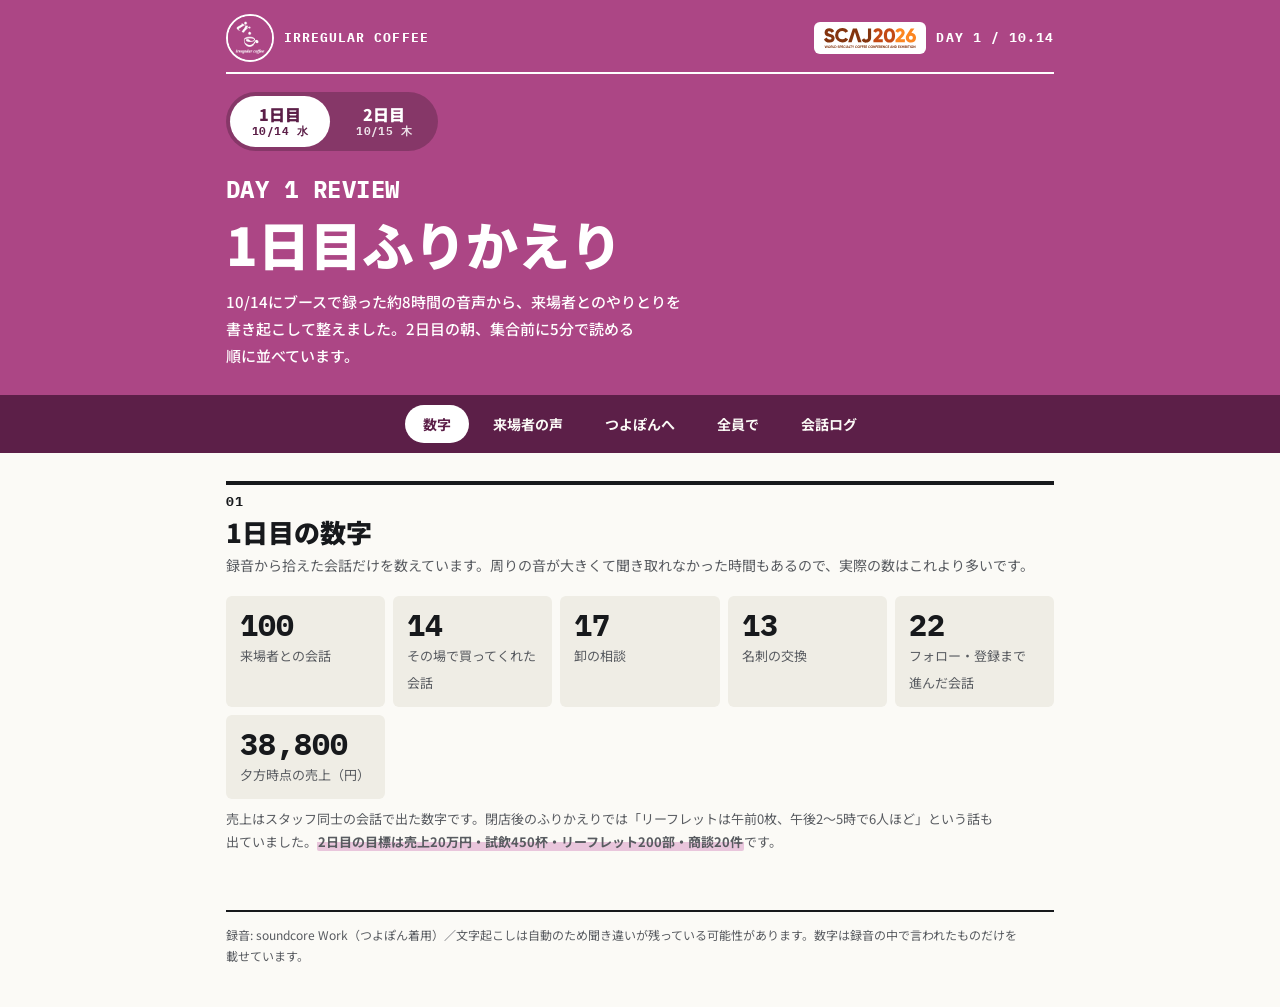
<file: index.html>
<!doctype html>
<html lang="ja">
<head>
<meta charset="utf-8">
<meta name="viewport" content="width=device-width,initial-scale=1">
<title>SCAJ2026 1日目ふりかえり</title>
<meta name="robots" content="noindex,nofollow">
<meta property="og:title" content="SCAJ2026 1日目ふりかえり">
<meta property="og:description" content="10/14 ブースでの来場者との会話から、2日目に効くことをまとめました">
<link rel="icon" href="data:image/svg+xml,%3Csvg xmlns='http://www.w3.org/2000/svg' viewBox='0 0 32 32'%3E%3Crect width='32' height='32' rx='4' fill='%23ac4685'/%3E%3Ctext x='16' y='24' text-anchor='middle' font-size='22' font-weight='900' font-family='sans-serif' fill='%23ffffff'%3E1%3C/text%3E%3C/svg%3E">
<link rel="preconnect" href="https://fonts.googleapis.com">
<link rel="preconnect" href="https://fonts.gstatic.com" crossorigin>
<link href="https://fonts.googleapis.com/css2?family=IBM+Plex+Mono:wght@500;700&family=Noto+Sans+JP:wght@400;500;700;900&display=swap" rel="stylesheet">
<style>
:root{
  --ink:#17191c;--paper:#fbfaf6;--sign:#ac4685;--sign-d:#5c1f48;--sign-l:#f7ecf3;--rule:#cfccc1;--block:#efede5;--mute:#585b60;
  --hit:#ffe066;--q:#cfe6ff;--snag:#ffd0cc;--win:#c9f0d3;
  --sans:"Noto Sans JP","Hiragino Sans","Hiragino Kaku Gothic ProN",Meiryo,sans-serif;
  --mono:"IBM Plex Mono",ui-monospace,Menlo,monospace;
}
*{box-sizing:border-box;margin:0;padding:0}
html{-webkit-text-size-adjust:100%}
body{background:var(--paper);color:var(--ink);font:400 15px/1.8 var(--sans);-webkit-font-smoothing:antialiased;overflow-x:hidden}
body,p,li,dd,dt,span,small,button,a,h1,h2,h3{word-break:auto-phrase;line-break:strict;overflow-wrap:anywhere}
h1,h2,h3{text-wrap:balance;line-height:1.35}
p{text-wrap:pretty}
.wrap{max-width:860px;margin:0 auto;padding:0 16px}
a{color:inherit}
button{font:inherit;color:inherit;cursor:pointer}
:focus-visible{outline:3px solid var(--ink);outline-offset:2px}

.cover{background:var(--sign);color:#fff;padding:14px 0 26px}
.cover-top{display:flex;justify-content:space-between;gap:12px;flex-wrap:wrap;font:700 13px/1.5 var(--mono);letter-spacing:.08em;border-bottom:2px solid #fff;padding-bottom:10px;align-items:center}
.cover-top .brand{display:flex;align-items:center;gap:10px}
.cover-top .brand img{width:48px;height:48px;border-radius:50%;border:2px solid #fff}
.cover-top .ev{display:flex;align-items:center;gap:10px}
.cover-top .scaj{background:#fff;border-radius:6px;padding:6px 10px;display:inline-flex}
.cover-top .scaj img{height:20px;width:auto;display:block}
.cover h1{margin:26px 0 12px;font:900 clamp(30px,8.5vw,52px)/1.25 var(--sans)}
.cover h1 .en{display:block;font:700 clamp(18px,4.6vw,24px)/1 var(--mono);letter-spacing:.02em;margin-bottom:10px}
.cover .lead{font-weight:500;max-width:36em}
nav.toc{display:flex;flex-wrap:wrap;gap:6px;margin-top:18px}
nav.toc a{font:700 13px/1 var(--sans);text-decoration:none;border:2px solid var(--ink);border-radius:999px;padding:8px 12px;background:var(--paper)}

section.blk{margin-top:44px}
.sec-h{border-top:4px solid var(--ink);padding-top:10px;margin-bottom:18px}
.sec-h .no{font:700 13px/1 var(--mono);letter-spacing:.1em}
.sec-h h2{font-size:26px;font-weight:900;margin-top:6px}
.sec-h p{color:var(--mute);font-size:14px;margin-top:4px}
h3{font-size:18px;font-weight:900;margin:26px 0 10px}

.nums{display:grid;grid-template-columns:repeat(auto-fit,minmax(150px,1fr));gap:8px}
.num{background:var(--block);border-radius:6px;padding:12px 14px}
.num b{display:block;font:700 30px/1.1 var(--mono)}
.num span{font-size:13px;color:var(--mute)}
.note{font-size:13px;color:var(--mute);margin-top:8px}

ol.big,ul.list{padding-left:1.4em}
ol.big li{margin:0 0 14px;padding-left:4px}
ol.big li b{font-weight:900}
ul.list li{margin-bottom:6px}
.why{display:block;color:var(--mute);font-size:14px}

.qa{border:2px solid var(--ink);border-radius:8px;margin-bottom:10px;overflow:hidden}
.qa .q{background:var(--q);padding:10px 14px;font-weight:700}
.qa .q small{font:700 12px var(--mono);margin-left:6px;color:var(--mute)}
.qa .a{padding:10px 14px}
.qa .a .say{display:block;margin-top:6px;padding-left:10px;border-left:4px solid var(--sign);font-weight:500}

.voices{display:grid;gap:10px}
.voice{background:#fff;border:1px solid var(--rule);border-radius:8px;padding:12px 14px}
.voice q{font-weight:700;quotes:"「" "」"}
.voice .tag{font:700 11px/1 var(--mono);display:inline-block;padding:4px 6px;border-radius:4px;margin-right:6px;vertical-align:2px}
.voice .so{display:block;font-size:14px;color:var(--mute);margin-top:4px}

mark{padding:0 2px;border-radius:2px;color:inherit}
mark.hit{background:var(--hit)}mark.q{background:var(--q)}mark.snag{background:var(--snag)}mark.win{background:var(--win)}
.legend{display:flex;flex-wrap:wrap;gap:6px 14px;font-size:13px;margin-bottom:12px}

.filters{display:flex;flex-wrap:wrap;gap:6px;margin-bottom:14px;position:sticky;top:0;background:var(--paper);padding:8px 0;z-index:2;border-bottom:1px solid var(--rule)}
.filters button{border:2px solid var(--ink);background:transparent;border-radius:999px;padding:6px 12px;font-size:13px;font-weight:700}
.filters button[aria-pressed="true"]{background:var(--ink);color:var(--paper)}
.card{border:2px solid var(--ink);border-radius:8px;margin-bottom:12px;background:#fff}
.card summary{list-style:none;cursor:pointer;padding:12px 14px;display:grid;grid-template-columns:auto 1fr;gap:2px 10px}
.card summary::-webkit-details-marker{display:none}
.card .t{font:700 14px/1.6 var(--mono)}
.card .who{font-weight:700}
.card .kind{font:700 11px/1 var(--sans);border:1.5px solid var(--ink);border-radius:4px;padding:3px 5px;margin-right:6px;white-space:nowrap}
.card .sum{grid-column:2;font-size:14px}
.card .body{border-top:1px dashed var(--rule);padding:12px 14px}
.talk{display:grid;gap:6px;margin-bottom:12px}
.talk p{font-size:14px}
.talk .sp{font-weight:700;font-size:12px;display:inline-block;min-width:4.5em;color:var(--mute)}
.talk .sp.tsuyo{color:var(--ink)}
.marks{display:grid;gap:4px;font-size:14px}
.marks div{padding:4px 8px;border-radius:4px}
.res{margin-top:8px;font-size:13px;color:var(--mute)}
.card.imp{border-width:3px;border-left-width:10px}
.card.follow{border-color:#d6402b;background:#fff6f4}
.card.learn{border-color:var(--sign);background:var(--sign-l)}
.card .star{grid-column:1/-1;justify-self:start;font:900 13px/1 var(--sans);padding:5px 8px;border-radius:4px;color:#fff;background:#d6402b}
.card.learn .star{background:var(--sign);color:#fff}
.card .why2{grid-column:1/-1;font-weight:700;font-size:14px;margin-bottom:4px}
.filters button.f-follow{border-color:#d6402b;color:#d6402b}
.filters button.f-follow[aria-pressed="true"]{background:#d6402b;color:#fff}
.filters button.f-learn{background:var(--sign-l)}
.filters button.f-learn[aria-pressed="true"]{background:var(--sign);color:#fff}
.shots{border:2px dashed var(--ink);border-radius:8px;margin-bottom:12px;padding:10px 12px;background:var(--block)}
.shots h4{font:700 13px/1.5 var(--sans);margin-bottom:8px}
.shots h4 .mono{font-family:var(--mono);margin-right:6px}
.shots .row{display:flex;gap:6px;overflow-x:auto;scroll-snap-type:x proximity;-webkit-overflow-scrolling:touch;padding-bottom:6px}
.shots button{flex:0 0 auto;border:0;padding:0;background:none;scroll-snap-align:start}
.shots .tk{font-size:12px;line-height:1.6;margin-top:4px;color:var(--mute)}.shots .tk b{font-family:var(--mono);color:var(--ink);margin-right:4px}
.shots img{display:block;height:112px;width:auto;border-radius:4px;background:var(--rule)}
dialog.lb{border:0;background:transparent;max-width:100vw;max-height:100vh;width:100vw;height:100vh;padding:0}
dialog.lb::backdrop{background:rgba(0,0,0,.88)}
dialog.lb .in{display:flex;flex-direction:column;align-items:center;justify-content:center;height:100%;gap:10px;padding:12px}
dialog.lb img{max-width:100%;max-height:calc(100vh - 90px);object-fit:contain}
dialog.lb .bar{display:flex;gap:8px}
dialog.lb button{border:2px solid #fff;background:transparent;color:#fff;border-radius:999px;padding:8px 16px;font-weight:700}
footer{margin:56px 0 40px;font-size:12px;color:var(--mute);border-top:2px solid var(--ink);padding-top:12px}

.fixmap{display:grid;gap:8px;margin-bottom:18px}
.fixmap>div{border:2px solid var(--ink);border-radius:8px;padding:8px 12px;background:#fff;border-left-width:10px}
.fixmap h3{font-size:14px;margin:0 0 4px}
.fixmap ul{list-style:none;font-size:14px}.fixmap li{margin:2px 0}.fixmap a{text-decoration:none}
.fixmap .p1,.fix.p1{border-left-color:#d6402b}.fixmap .p2,.fix.p2{border-left-color:var(--sign)}.fixmap .p3,.fix.p3{border-left-color:var(--rule)}
.fix{display:grid;grid-template-columns:1fr;gap:12px;border:2px solid var(--ink);border-left-width:10px;border-radius:8px;background:#fff;padding:12px 14px;margin-bottom:12px;scroll-margin-top:12px}
.fx-pri{font:700 12px/1 var(--mono);color:var(--mute);margin-bottom:6px}
.fix h3{font-size:17px;margin:0 0 6px;display:flex;gap:8px;align-items:baseline}
.fx-no{font:900 14px/1 var(--mono);background:var(--ink);color:var(--paper);border-radius:4px;padding:3px 6px;flex:none}
.chips{display:flex;flex-wrap:wrap;gap:4px;margin-bottom:6px}
.chip{font:700 12px/1 var(--sans);border:1.5px solid var(--ink);border-radius:999px;padding:4px 8px;background:var(--block);text-decoration:none}
a.chip{background:var(--q)}
.fix h4{font:700 12px/1.5 var(--sans);color:var(--mute);margin:8px 0 2px}
.fix p{font-size:14px}.fix q{font-weight:700;quotes:"「" "」"}
ul.todo{list-style:none;font-size:14px}ul.todo li{margin:2px 0;padding-left:1.4em;text-indent:-1.4em}ul.todo li::before{content:"☐ "}
.fix .unk{font-size:12px;color:var(--mute);margin-top:6px}
.fx-ph{display:block;order:-1}.fx-ph img{display:block;width:100%;max-height:200px;object-fit:cover;border-radius:6px;background:var(--rule)}
.card{scroll-margin-top:64px}
@media (min-width:700px){.fixmap{grid-template-columns:repeat(3,1fr)}.fix:has(.fx-ph){grid-template-columns:1fr 200px}.fx-ph{order:0}.fx-ph img{height:100%;max-height:none}}
@media (min-width:700px){.voices{grid-template-columns:1fr 1fr}}
body.tabs nav.toc{display:none}
body.tabs section.blk{display:none}
body.tabs section.blk.on{display:block}
body.tabs section.blk.on:first-of-type,body.tabs section.blk.on{margin-top:28px}
.tabbar{display:flex;flex-wrap:wrap;justify-content:center;gap:6px;position:sticky;top:0;z-index:20;background:var(--sign-d);padding:10px 16px}
.tabbar a{color:var(--paper);text-decoration:none;font:700 14px/1 var(--sans);padding:10px 16px;border-radius:999px;border:2px solid transparent;white-space:nowrap}
.tabbar a:hover{border-color:#fff}
.tabbar a[aria-current="page"]{background:#fff;color:var(--sign-d)}
.tabbar .s{display:none}
body.tabs .filters{top:58px}
body.tabs .card,body.tabs .fix{scroll-margin-top:122px}
@media (max-width:699px){
  body.tabs{padding-bottom:calc(66px + env(safe-area-inset-bottom))}
  .tabbar{display:grid;grid-template-columns:repeat(var(--n,7),1fr);gap:2px;position:fixed;top:auto;left:0;right:0;bottom:0;padding:6px 4px calc(6px + env(safe-area-inset-bottom))}
  .tabbar a{font:700 11px/1.25 var(--sans);padding:9px 1px;border-radius:6px;border:0;word-break:keep-all;white-space:normal;display:flex;align-items:center;justify-content:center}
  .tabbar .l{display:none}.tabbar .s{display:inline}
  body.tabs .filters{top:0}
  body.tabs .card,body.tabs .fix{scroll-margin-top:64px}
}
.days{display:inline-flex;gap:4px;margin-top:18px;padding:4px;border-radius:999px;background:rgba(0,0,0,.22)}
.days a{display:flex;flex-direction:column;align-items:center;gap:2px;color:#fff;text-decoration:none;font:900 16px/1.1 var(--sans);padding:10px 22px;border-radius:999px}
.days a small{font:700 11px/1 var(--mono);letter-spacing:.04em;opacity:.85}
.days a:hover{background:rgba(255,255,255,.15)}
.days a[aria-current="page"]{background:#fff;color:var(--sign-d)}
.days a[aria-current="page"] small{opacity:1}
mark.key{background:linear-gradient(transparent 55%,#e9c6dc 55%);font-weight:700;padding:0 1px}
</style>
</head>
<body>
<header class="cover"><div class="wrap">
  <div class="cover-top"><span class="brand"><img src="brand/irregular-icon.png" alt="irregular coffee">IRREGULAR COFFEE</span><span class="ev"><span class="scaj"><img src="brand/scaj2026.svg" alt="SCAJ2026"></span>DAY 1 / 10.14</span></div>
  <nav class="days" aria-label="日程の切り替え"><a href="https://yukitchy.github.io/scaj2026-day1-memo/" aria-current="page">1日目<small>10/14 水</small></a><a href="https://yukitchy.github.io/scaj2026-day2-memo/">2日目<small>10/15 木</small></a></nav>
  <h1><span class="en">DAY 1 REVIEW</span>1日目ふりかえり</h1>
  <p class="lead">10/14にブースで録った約8時間の音声から、来場者とのやりとりを書き起こして整えました。2日目の朝、集合前に5分で読める順に並べています。</p>
  <nav class="toc"><a href="#nums">数字</a><a href="#voices">来場者の声</a><a href="#tsuyo">つよぽんへ</a><a href="#team">全員で</a><a href="#log">会話ログ</a></nav>
</div></header>
<main class="wrap">
<section class="blk" id="nums">
  <div class="sec-h"><div class="no">01</div><h2>1日目の数字</h2><p>録音から拾えた会話だけを数えています。周りの音が大きくて聞き取れなかった時間もあるので、実際の数はこれより多いです。</p></div>
  <div class="nums">
    <div class="num"><b>100</b><span>来場者との会話</span></div>
    <div class="num"><b>14</b><span>その場で買ってくれた会話</span></div>
    <div class="num"><b>17</b><span>卸の相談</span></div>
    <div class="num"><b>13</b><span>名刺の交換</span></div>
    <div class="num"><b>22</b><span>フォロー・登録まで進んだ会話</span></div>
    <div class="num"><b>38,800</b><span>夕方時点の売上（円）</span></div>
  </div>
  <p class="note">売上はスタッフ同士の会話で出た数字です。閉店後のふりかえりでは「リーフレットは午前0枚、午後2〜5時で6人ほど」という話も出ていました。<mark class="key">2日目の目標は売上20万円・試飲450杯・リーフレット200部・商談20件</mark>です。</p>
</section>

<section class="blk" id="voices">
  <div class="sec-h"><div class="no">02</div><h2>来場者の声</h2><p>来場者が実際に口にした言葉です。左が言葉、下がそこから読めること。</p></div>
  <h3>名前とコンセプト</h3>
  <div class="voices">
    <div class="voice"><span class="tag" style="background:var(--hit)">刺さった</span><q>遊び心のあるネーミングめっちゃ好きです</q><span class="so">「名前の付け方が面白い」「やっぱり名前で指名買いですね」も同じ日に出ました。<mark class="key">名前は選ぶ入口として効いています</mark>。</span></div>
    <div class="voice"><span class="tag" style="background:var(--hit)">刺さった</span><q>ここに書いてあることが、そのまま</q><span class="so">甘やかしを飲んだ方の感想です。<mark class="key">説明カードの言葉と味が一致すると、納得して買ってもらえます</mark>。</span></div>
    <div class="voice"><span class="tag" style="background:var(--hit)">刺さった</span><q>この方が伝わりやすいですね</q><span class="so">産地ではなく<mark class="key">「いつ飲んでほしいか」で名前を付けている</mark>、と説明したときの反応です。閉店後のふりかえりでも「こんなシーンで訴求しているお店はなかった」と言って来てくれた方がいたそうです。</span></div>
    <div class="voice"><span class="tag" style="background:var(--snag)">引っかかり</span><q>豆の特徴が変わっているとかではないんですか？</q><span class="so">「イレギュラー」を「変わった豆」と受け取った方がいました。<mark class="key">名前の意味は最初の一言で言い切った方が誤解されません</mark>。</span></div>
  </div>
  <h3>味</h3>
  <div class="voices">
    <div class="voice"><span class="tag" style="background:var(--hit)">刺さった</span><q>めちゃくちゃ面白いと思います、この4番特に</q><span class="so">業界の方の評価です。「香りでネルドリップの質感がするのに、ペーパーで淹れている。そのギャップがいい」とのこと。<mark class="key">宵月は午後に売れて、ラスト1個になりました</mark>。</span></div>
    <div class="voice"><span class="tag" style="background:var(--hit)">刺さった</span><q>G2でこれなんですか。全然いい</q><span class="so">「G1相当だけど大きさや欠点豆の数でG2に入った豆」という説明が、<mark class="key">コーヒーに詳しい人ほど効いていました</mark>。</span></div>
    <div class="voice"><span class="tag" style="background:var(--hit)">刺さった</span><q>淹れたてなのが激アツ</q><span class="so">ちょうど淹れたてに当たった方の感想です。<mark class="key">冷めたものを出した場面では「前の方が美味しい」と言われました</mark>。</span></div>
    <div class="voice"><span class="tag" style="background:var(--snag)">引っかかり</span><q>舌の上に少しザラザラと来ません？</q><span class="so">2番（覚醒）の雑味は、<mark class="key">プロの来場者には飲んですぐ分かります</mark>。一方で、深煎り好き・ミルク割り派・「ガツンがいい」派には刺さっていて、おかわりした人もいました。</span></div>
    <div class="voice"><span class="tag" style="background:var(--q)">要望</span><q>甘みがパンと来るようなものを探していて。みんなフルーティーばかり</q><span class="so">「深煎りが好きだけど、浅煎りが多くて見つからない」という声もありました。<mark class="key">甘みと深煎りを探している人は、会場で行き場を探しています</mark>。</span></div>
    <div class="voice"><span class="tag" style="background:var(--q)">要望</span><q>カフェインが強そうだけど、デカフェはありますか？</q><span class="so">デカフェを聞かれたのは2回です。<mark class="key">「11月ごろから出します」と答えられていました</mark>。</span></div>
  </div>
  <h3>買い方・資料</h3>
  <div class="voices">
    <div class="voice"><span class="tag" style="background:var(--snag)">引っかかり</span><q>パンフレットはありますか？／価格表はありますか？</q><span class="so">卸に興味のある人ほど、<mark class="key">値段が書かれた紙を持って帰りたがっていました</mark>。手元になかったので、名刺交換で止まっています。</span></div>
    <div class="voice"><span class="tag" style="background:var(--snag)">引っかかり</span><q>アカウントから作らないといけないから大変</q><span class="so"><mark class="key">登録の操作で止まる人が何人もいました</mark>。登録用のQRを読むとホームページに飛んでしまった場面もありました。</span></div>
    <div class="voice"><span class="tag" style="background:var(--snag)">引っかかり</span><q>情報が多すぎて目が…</q><span class="so">ブースの掲示を見た方の一言です。番号・名前・産地・価格が一度に目に入るので、<mark class="key">迷っている人には絞って見せた方が楽です</mark>。</span></div>
    <div class="voice"><span class="tag" style="background:var(--q)">要望</span><q>ドリップバッグの単品は売っていますか？</q><span class="so">「豆を挽く環境がない」「冷凍庫がいっぱい」で豆を迷った人は、<mark class="key">ドリップバッグなら買っていました</mark>。単品がないと聞いて引いた人もいます。</span></div>
    <div class="voice"><span class="tag" style="background:var(--snag)">引っかかり</span><q>レギュラープラン、プレミアムプランってサブスクのことですか？</q><span class="so"><mark class="key">卸の価格プランの名前が、定期便と取り違えられていました</mark>。</span></div>
  </div>
</section>

<section class="blk" id="tsuyo">
  <div class="sec-h"><div class="no">03</div><h2>つよぽんへ</h2><p>よく聞かれた質問と、実際にうまくいった答え方。黄色い線の言葉は、つよぽんが実際に言ったものです。 スタッフ向けに、名前の意味と味の説明を1枚にまとめました：<a href="print/meishou-aji.pdf">豆の名前と味の説明シート（A4・2ページ）</a></p></div>

  <h3>よく聞かれた質問</h3>
  <div class="qa"><div class="q">お店はどこですか？ カフェをやっているんですか？<small>約10回</small></div>
    <div class="a">毎回「まだ実店舗はなくて」から入っていました。それだけで終わると、聞いた人は買い方が分からないまま帰ります。
      <span class="say">まだ実店舗はなくて、名古屋で間借り喫茶とマルシェ、あとはECでやっています。このカードからすぐ買えます。</span>
      の形で、最後に<mark class="key">カードかインスタを渡すところまでをひと続きにすると、取りこぼしが減ります</mark>。</div></div>
  <div class="qa"><div class="q">イレギュラーってどういう意味ですか？ 名前はどうやって付けているんですか？<small>約8回</small></div>
    <div class="a">いちばん伝わっていた答えはこれです。
      <span class="say">意味は二つあります。変わらない日常を、美味しいコーヒーで少し良い方向に変えること。もう一つは、コーヒーにはフレッシュと砂糖が付くもの、という常識を変えたいこと。</span>
      <span class="say">エチオピアのアリーチャ村と言っても伝わらないので、飲んでほしい時間やシーンで名前を付けています。</span>
      「誠実は、<mark class="key">娘が飲んで『真っ直ぐ来る』と言ったから</mark>」という話も反応が良かったです。</div></div>
  <div class="qa"><div class="q">おすすめはどれですか？<small>約9回</small></div>
    <div class="a"><mark class="key">好みを一つ聞いてから2択にしたとき</mark>に決まっていました。
      <span class="say">浅煎りが好きならアッパレかワルツ。浅煎りに飽きているなら、深めの覚醒です。</span>
      価格で迷っている人には「デイリーならワルツの方がいいかも」で着地していました。2種類を飲み比べる人には「薄い方から」と順番を言えたのも良かったです。</div></div>
  <div class="qa"><div class="q">卸はできますか？ ロットはいくつからですか？<small>約5回＋こちらから声をかけた会話</small></div>
    <div class="a">
      <span class="say">1〜2kgの定期なら、すぐ対応できます。お試しで数百グラムからでも大丈夫です。</span>
      ドリップバッグの小ロットの話では「自分の結婚式で70個ほど作りました」という実例が、<mark class="key">ブライダルの仕事の方に一番効いていました</mark>。</div></div>
  <div class="qa"><div class="q">カフェインは？ デカフェはありますか？<small>2回</small></div>
    <div class="a"><span class="say">カフェインは焙煎では減らないので、浅煎りでも深煎りでも量は変わりません。デカフェは11月ごろから出します。</span>
      <mark class="key">即答できていて、聞いた人も納得していました</mark>。このままで大丈夫です。</div></div>
  <div class="qa"><div class="q">エスプレッソには合いますか？<small>2回</small></div>
    <div class="a">「まだ試していないので分からない」と答えた場面がありました。「エスプレッソはまだ試していません。ラテにするなら甘やかしが合うと言われました」のように、<mark class="key">その日もらった感想で返せます</mark>。</div></div>

  <h3>豆ごとの反応</h3>
  <ul class="list">
    <li><b>01 ワルツ</b>　試飲後に「ホッとする感じ」と言ってワルツを買った方がいました。<mark class="key">値段で迷う人の着地点</mark>。人気商品として案内できていました。</li>
    <li><b>02 覚醒</b>　名前で指名する人が多く、<mark class="key">深煎り好き・ミルク割り派・「ガツン」派に刺さりました</mark>。一方でプロには雑味を指摘されています。アウトレット1000円は、理由とセットで買ってもらえていました。</li>
    <li><b>03 誠実</b>　「リキュールっぽい」「誠実な感じ」。<mark class="key">名前どおりの印象を持ってもらえています</mark>。</li>
    <li><b>04 宵月</b>　「4番特に面白い」と業界の方に言われた豆です。<mark class="key">午後にラスト1個まで売れました</mark>。</li>
    <li><b>05 アッパレ</b>　「インドネシア美味しい」「アーシーなのに珍しい」。「アーシー」より<mark class="key">「ナッツ・アーモンドっぽい」の方が一般の人には伝わります</mark>。午後は試飲が切れて「飲めない」が続きました。</li>
    <li><b>06 甘やかし</b>　COE受賞経験のある農園という背景と「めっちゃリンゴ感」「ラテにも合いそう」「こっちの方が落ち着く」の反応。<mark class="key">2000円で迷う人がいました</mark>。</li>
  </ul>

  <h3>商談の流れ</h3>
  <p>卸やドリップバッグ制作の話になったのは17件、名刺の交換は13件です。ブライダル、包材、チョコレート、香料、旅行、喫茶店、レストラン、食品会社など、<mark class="key">コーヒー屋以外の人からの相談が多く出ました</mark>。決まった流れは「どんなお仕事ですか？」と聞く → 小ロットのドリップバッグやノベルティの話をする → 名刺、です。止まったのは次の2点でした。</p>
  <ul class="list">
    <li><mark class="key">値段の分かる紙がなく、その場で金額まで話が進まない</mark></li>
    <li>名刺を持っていない相手とは、連絡先を交換できずに終わる（<mark class="key">インスタのフォローで代わりにできます</mark>）</li>
  </ul>
  <p>食品会社の方は「金曜も当番で来るのでまた寄ります」と言っていました。<mark class="key">2日目に来たら、続きの話ができます</mark>。</p>

  <h3>2日目に直すこと3つ</h3>
  <ol class="big">
    <li><b>「どんなお仕事ですか？」の次に、必ずリーフレットを渡す</b><span class="why">卸の相談は多いのに、リーフレットは午前0枚でした。<mark class="key">値段の目安を書いた紙を挟んで渡せば</mark>、商談20件・リーフレット200部の両方に効きます。 <a href="print/oroshi-kakaku.pdf">卸のご相談 価格表を印刷する（A4横）</a></span></li>
    <li><b>「焙煎を攻めすぎました」は、飲んでもらった後に言う</b><span class="why">飲む前に言うと、相手は雑味を探しながら飲みます。<mark class="key">2番は先に飲んでもらい</mark>、「だからアウトレットで1000円です」と値段の理由として話した方が買ってもらえていました。</span></li>
    <li><b>「お店はまだない」の後に、買い方まで言い切る</b><span class="why">いちばん多かった質問です。カードを手渡しながら<mark class="key">「ここから買えます」までをひと続きにしてください</mark>。</span></li>
  </ol>
</section>

<section class="blk" id="team">
  <div class="sec-h"><div class="no">04</div><h2>全員で</h2><p>誰がブースに立っていても、同じ対応ができるようにしたいことです。</p></div>
  <ol class="big">
    <li><b>試飲を切らさない</b><span class="why">午後はアッパレや覚醒が空になり、「今は飲めない」「今から淹れるので待ってください」が何度も続きました。今出している番号をホワイトボードに書き、<mark class="key">ポットが空になる前に次を淹れる係を一人決めます</mark>。</span></li>
    <li><b>値札と特典の言い方を朝にそろえる</b><span class="why">古い値札（2000円のまま、スモーキー表記など）を口で直す場面が何度もありました。録音の中で言われていた値段は、豆100g 1500円、06甘やかし 2000円、02覚醒のアウトレット 1000円、ドリップバッグ3個セット 900円、Tシャツ 5000円です。ドリップバッグの単品はありません。<mark class="key">登録特典は「1個」で統一します</mark>（「関係者なら2個」と言った場面がありました）。THE覚醒は予約販売のみです。</span></li>
    <li><b>登録はインスタのQRを先に見せる</b><span class="why">アプリの会員登録は手間だと言われ、登録用のQRを読むとホームページに飛ぶ場面もありました。<mark class="key">インスタのプロフィールQRを最初に出すと早く済みます</mark>。</span></li>
    <li><b>「卸やってます」をブースに書く</b><span class="why">閉店後のふりかえりで出ていた案です。<mark class="key">「卸やってます」「オリジナルのドリップバッグ、ご相談ください」と掲示すれば</mark>、こちらから声をかけなくても相談が来ます。<br><a href="print/oroshi-pop.pdf">POPを印刷する（A4横）</a> <a href="print/houjin-pop.pdf">「法人・お店の方へ」版を印刷する（A4横）</a></span></li>
    <li><b>会計で止まらない準備</b><span class="why"><mark class="key">カードの非接触決済でエラーが出たら、すぐ差し込みに切り替えます</mark>。千円札のお釣りが足りなくなりそうでした。買ってくれた人には、袋を渡すときにフォロー済みかどうかを一言確認します。</span></li>
    <li><b>在庫の置き場所を決める</b><span class="why">覚醒の100gが見つからずに探した場面がありました。<mark class="key">種類ごとの置き場所を朝に全員で確認しておきます</mark>。</span></li>
    <li><b>英語の一言メモ</b><span class="why">海外の方への対応が2回あり、半分しか聞き取れなかったそうです。「試飲できます」「100gで1500円」「インスタをフォローでドリップバッグ1個」<mark class="key">の3行を英語で書いたメモがあれば足ります</mark>。<br><a href="print/english-memo.pdf">英語の一言メモを印刷する（A4横）</a></span></li>
  </ol>
</section>

<section class="blk" id="log">
  <div class="sec-h"><div class="no">05</div><h2>会話ログ</h2><p>聞き取りにくい所は前後から直し、自信のない語には(?)を付けています。来場者の名前やお店の名前は伏せました。</p></div>
  <p style="font-size:14px;margin-bottom:8px"><b style="color:#d6402b">★ 続きあり</b>＝2日目以降に連絡・再訪がある会話（12件）。<b>★ 学び</b>＝2日目のやり方を変えるヒントになった会話（16件）。</p>
  <p style="font-size:14px;margin-bottom:8px"><b>写真</b>は「全部」の表示で、会話カードの間に差し込んでいます。ユウキが撮った写真は撮影時刻のとおりに、ほかのスタッフの写真は場面から並べた目安の位置に入れています。来場者が見分けられるものは外しています。</p>
  <div class="legend"><span><mark class="hit">刺さった</mark></span><span><mark class="q">質問</mark></span><span><mark class="snag">引っかかり</mark></span><span><mark class="win">決め手</mark></span></div>
  <div class="filters" role="group" aria-label="種類で絞る"></div>
  <div id="cards"></div>
</section>
<footer>録音: soundcore Work（つよぽん着用）／文字起こしは自動のため聞き違いが残っている可能性があります。数字は録音の中で言われたものだけを載せています。</footer>
</main>
<script>
const CARDS=[{"t": "9:52", "min": 592, "who": "他ブースの出展者（コーヒー関係）", "kind": "出展者交流", "talk": [["来場者", "全然コーヒーと違う、美味しそう。(?)"], ["スタッフ", "朝飲みますか？"], ["来場者", "ぜひ。うちもフレイ(?)があるけど、やってることが多分違います。（飲んで）すっごい丸い感じがする。"], ["スタッフ", "ちょっともう冷めちゃってるんですけど。"], ["来場者", "Tシャツ可愛いですね。"], ["つよぽん", "ありがとうございます。これワルツ(?)の急速(?)っていう…"], ["", "（別のスタッフの声: お忙しいもんね／周りの人に飲んでもらうか）"]], "sum": "開場前、隣接する出展者がコーヒーを試飲し「丸い」と感想。Tシャツも褒められた。", "marks": {"hit": "「すっごい丸い感じが」（味の印象）、「Tシャツ可愛いですね」", "snag": "「冷めちゃってる」状態で出した（開場前の準備中）"}, "fb": "「丸い感じ」＝味のまろやかさへの好反応（自店との違いも感じている）。Tシャツは見た目の好印象。", "res": "試飲だけ", "n": 1, "key": "「丸い」と感想"}, {"t": "10:13", "min": 613, "who": "名古屋のコーヒー関係の方（他の出展者または業界の知人・面識あり？）", "kind": "出展者交流", "talk": [["来場者", "（豆の説明を受けて）これって何ですか？(?) …難しいですね。まだ名古屋で店舗がないので、いろいろ引き合いが来てしまいます(?)。イベントなどでいただきました。"], ["つよぽん", "（焙煎の特徴を説明。「少し南(?)が強い」「以前のロースターで落としてある」）"], ["来場者", "お久しぶりです。ご挨拶しようかなと思って。後でもうちょっと見に行きます。よろしくお願いします。"], ["スタッフ", "あ、お客様。お待たせしました。"]], "sum": "面識のありそうな方が挨拶に来て、豆の特徴を聞いた。聞き取り不良で内容は不確か。", "marks": {"q": "「これって何？」（豆の種類・特徴）", "snag": "「難しいですね」（店舗がなく扱いづらい様子、断りではなく状況説明）"}, "fb": "", "res": "不明", "n": 2}, {"t": "10:21", "min": 621, "who": "お茶・和の道具まわりの出展者(?)", "kind": "出展者交流", "talk": [["来場者", "名古屋のお店ですか？"], ["つよぽん", "名古屋です。ただ店舗はまだなくて、今は自宅の住所で、家族でやっています。"], ["来場者", "愛知はお茶が盛んで農家さんも多いですよね。(茶臼の話から)瀬戸焼で作ってもらった石臼ですか。"], ["つよぽん", "ディスプレイ用にメルカリで買いました。使ったことはないです。"]], "sum": "同じ愛知出身の話で盛り上がった。店舗なし・家族経営と伝えた。", "marks": {"hit": "「瀬戸焼で、それすごい良いですね」「めっちゃ独特ですよね」(ディスプレイの石臼・器への反応)", "q": "名古屋のお店か／ここにお茶を入れて回すのか(石臼の使い方)"}, "fb": "", "res": "不明", "n": 3}, {"t": "10:23", "min": 623, "who": "試飲した方(?)(性別・年代は不明)", "kind": "質問だけ", "talk": [["来場者", "200gはありますか？"], ["つよぽん", "2000円であります。(「スモーキー」と書いてあるのは全部アウトレット品。)"], ["スタッフ", "値札を変えなきゃですね。"], ["来場者", "舌の上に雑味が残る感じはあります。"], ["スタッフ", "コーヒー屋さんは失敗したと思う味なんですよね。"]], "sum": "スコーチの出た豆(アウトレット品)について、サイズと価格の確認と雑味の指摘があった。", "marks": {"hit": "「後味がすごい」「焦げ感がある」(個性として受け止めた発言)", "q": "200gはあるか", "snag": "「舌の上に雑味が残る」「舌の上がザラザラする」"}, "fb": "「焦げ感」「ザラザラ」→スコーチの出た豆はプロには雑味と取られる。値札が古いままだった。", "res": "不明", "n": 4, "imp": ["learn", "スコーチの豆はプロに雑味と受け取られる"], "key": "雑味の指摘"}, {"t": "10:28", "min": 628, "who": "他ブースのチョコレート事業者(営業で回っている方)", "kind": "商談・卸", "talk": [["つよぽん", "うちもチョコの店が出ているんです。名古屋から来ています。まだ店舗はなく、オンライン販売と間借り喫茶、卸もやっています。"], ["つよぽん", "会員登録やショップカードもありますが、何か飲んでいかれますか。今あるのは誠実、アッパレ、覚醒です。"], ["来場者", "(飲んで)チョコレートに合いそうです。奥に優しい感じがあって、とても美味しいです。"], ["つよぽん", "基本はシングルオリジンで、ブレンドの設計やオリジナルのドリップバッグ、卸焙煎のご要望も受けます。(甘みのある豆の焙煎度を変えたブレンドを紹介。)登録していただければドリップバッグを差し上げます。"], ["来場者", "弊社もチョコの共同事業をやっています。よかったらチョコをどうぞ。"], ["つよぽん", "間借り喫茶ではコーヒーしか出していないので、ペアリングに出せるものを検討したいです。"], ["", "(名刺を交換。来場者はブース番号を伝えて去る。)"]], "sum": "営業で回っていたチョコ事業者に試飲を出し、名刺交換とチョコの提供を受けた。ペアリング案が出て、双方向の商談になった。", "marks": {"hit": "「チョコレートに合いそう」「奥に優しい感じがある」／シングルオリジンの説明／ブレンド設計・ドリップバッグ・卸焙煎ができること", "q": "(来場者側からの質問は目立たず)", "win": "「オリジナルドリップバッグ製作と卸焙煎」の案内、登録でドリップバッグプレゼント → 名刺交換"}, "fb": "「ペアリングで出せるものがあれば」(つよぽん側の発言)。「コーヒーがチョコになった」と面白がられた。", "res": "名刺交換(チョコを受け取った)", "n": 5, "imp": ["follow", "チョコとのペアリングの話が双方向で出ている。ブースに行けば続きができる"], "key": "名刺交換とチョコの提供を受けた"}, {"t": "10:39", "min": 639, "who": "北海道のカフェ出身の学生さん", "kind": "試飲", "talk": [["つよぽん", "今は午前向きで、誠実と覚醒とアッパレをお出ししています。香りの瓶もあるので、かぎ比べもどうぞ。"], ["来場者", "豆はシングルですか。"], ["つよぽん", "基本はシングルです。"], ["来場者", "父親がカフェをやっていて、北海道です。(旅行の話で盛り上がる。)"], ["来場者", "全部自家焙煎ですか。"], ["つよぽん", "シェアロースターに通って焙煎しています。深煎りは一つの焙煎機、浅煎りは別の焙煎機で。"], ["つよぽん", "よかったらフォローを。ドリップバッグのお土産をどうぞ。ショップカードも。"]], "sum": "北海道の話題で打ち解け、焙煎の仕組みを説明。フォローでドリップバッグを渡した。", "marks": {"hit": "シェアロースターを使った焙煎の説明／香りの瓶でかぎ比べ", "q": "豆はシングルか／普段カフェをやっているか／全部自家焙煎か", "win": "北海道の共通の話題／ドリップバッグのお土産"}, "fb": "", "res": "試飲だけ(フォロー・ドリップバッグ配布は言及あり。実際の登録は不明)", "n": 6, "key": "焙煎の仕組みを説明"}, {"t": "10:44", "min": 644, "who": "焙煎競技の選手(?)", "kind": "試飲", "talk": [["来場者", "コーヒーに興味があります。競技をやっています。"], ["つよぽん", "何の競技ですか。"], ["来場者", "ローストマスターで、チーム戦です。"], ["つよぽん", "すごい。いつか僕も加わりたいです。今は午前向きで、覚醒と誠実とアッパレをお出ししています。"], ["来場者", "おすすめは？"], ["つよぽん", "浅煎りならこの2つです。これは深いのでスコーチが出ているので、アウトレット価格にしています。スコーチの練習にはなるかもしれません。"], ["つよぽん", "アッパレはインドネシアのジャバ島の豆で、少しアーモンドやナッツのような香りと、少し酸味があります。アーシー感があるのに後味に雑味は少ないです。"], ["つよぽん", "フォローかLINE登録でドリップバッグをプレゼントしています。焙煎違いのブレンド(焙煎違い)です。"], ["つよぽん", "競技頑張ってください。応援します。"]], "sum": "競技者に浅煎り2種とアッパレ(インドネシア)を説明。登録でドリップバッグの案内もした。", "marks": {"hit": "「アーシー感がありながら珍しいですね」「インドネシアは独特感、力強いパワー」(来場者側の反応)", "q": "おすすめはどれか", "snag": "深煎りのスコーチ(自分から先に出して説明)"}, "fb": "「アーシー感がありながら珍しいですね」→インドネシア豆の個性は面白がられる。", "res": "試飲だけ(?)", "n": 7, "key": "アッパレ(インドネシア)を説明"}, {"t": "10:56", "min": 656, "who": "2人組。うち一人は神奈川でカフェを営む方", "kind": "試飲", "talk": [["つよぽん", "試飲いかがですか。名古屋から来ています。今は午前向きで、02、03、05を出しています。"], ["つよぽん", "02は少しスコーチが出ていて雑味もあります。アウトレット品なので安く販売しています。05がアッパレです。"], ["来場者", "実は、名古屋の間借り元のお店の間借り1期生で、今は神奈川で店をやっています。"], ["つよぽん", "僕もそこで間借りをしています。木曜日の夜に毎週入れ替わりで。"], ["来場者", "夜営業のカフェを神奈川でやっていて、どうやったらお客さんが来てくれるのか日々考えています。夜向けのコーヒーを出したり、ジャズをかけたり。"], ["つよぽん", "名刺をいただいてもいいですか。(名刺交換。)"]], "sum": "同じ間借り元の出身という縁で盛り上がり、名刺を交換した。集客の悩みを共有。", "marks": {"hit": "「どうやったらお客さんが来てくれるのか」という共通の悩み／間借りの縁", "q": "間借り元のオーナーとは今も会うか／お店は持っているか", "snag": "02のスコーチ(自分から先に説明)", "win": "共通の縁(間借り元)→名刺交換"}, "fb": "「知名度がなくて、集客に苦労している」(来場者の悩み。つよぽんも同じ)", "res": "名刺交換", "n": 8, "key": "集客の悩みを共有"}, {"t": "11:01", "min": 661, "who": "試飲後に購入された方(性別・年代は不明)", "kind": "購入", "talk": [["つよぽん", "こちらは1番と2番です。今日は飲まれましたか。少し焙煎を攻めすぎて雑味が出てしまって、アウトレット品なんですが、それでも大丈夫ですか。"], ["つよぽん", "オンラインなら雑味をクリアにしたものも販売しているので、今日のところはこちらで、またご検討ください。"], ["来場者", "じゃあ1番と2番、1個ずつで。"], ["スタッフ", "(会計)2500円です。…カードが「取り扱いできません」と出た。もう一度やってみます。"], ["来場者", "領収書は必要です。"], ["スタッフ", "印字が乱れましたが、ここに書いてあります。"]], "sum": "アウトレット品と承知のうえで2点購入。会計で一度エラーが出て再試行した。", "marks": {"hit": "「飲んで美味しかったって感じで買ってくれている」(スタッフの所感)", "q": "領収書は出せるか", "snag": "決済が一度「取り扱いできません」になった／領収書の印字が乱れた", "win": "試飲して美味しかった／アウトレット価格"}, "fb": "なし(購入後、フォロー・会員になったか誰も確認できていなかった)", "res": "買った(1番と2番を1個ずつ、2500円)", "n": 9, "key": "2点購入"}, {"t": "11:09", "min": 669, "who": "焙煎機を使っている方(?)(通路で声かけ)", "kind": "その他", "talk": [["つよぽん", "ロースター使ってますか。"], ["来場者", "使っています。プロバットです。"], ["つよぽん", "僕もプロバットです。(お互い名乗る。出身が名古屋という話。)"]], "sum": "焙煎機が共通で話のきっかけになった短いやりとり。聞き取りが不十分で内容は薄い。", "marks": {"hit": "プロバットを使っているという共通点", "q": "ロースターを使っているか"}, "fb": "", "res": "不明", "n": 10}, {"t": "11:11", "min": 671, "who": "海外の方(中国語圏の英語話者(?))", "kind": "質問だけ", "talk": [["来場者", "(英語で)…ここで試してみたい。…30日間(?)"], ["スタッフ", "英語が半分しか分からなかった。"], ["つよぽん", "今は午前向きなので、午前のおすすめを出しています。午後はワルツの休息という人気商品が出ます。"]], "sum": "英語での問い合わせで半分しか聞き取れなかった。午後の案内はできた。", "marks": {"q": "内容は不明(英語・聞き取り不可)", "snag": "英語が半分しか分からなかった"}, "fb": "", "res": "不明", "n": 11, "imp": ["learn", "英語対応で半分しか聞き取れなかった"]}, {"t": "11:11", "min": 671, "who": "東北から来たコーヒー関係のグループ", "kind": "試飲", "talk": [["つよぽん", "今は午前中なので、午前向きのお好きなものを出しています。午後はワルツの休息が結構人気です。"], ["来場者", "福島でみんなでやっています。自家焙煎です。"], ["つよぽん", "うちも似たような形です。シェアロースターに通って自家焙煎しています。豆は国内の生豆業者さんにお願いしています。"], ["つよぽん", "今フォローしていただければ、ドリップバッグを一つプレゼントしています。インスタでも公式LINEでも会員登録でも大丈夫です。"], ["来場者", "(LINEでフォロー。)"], ["つよぽん", "午後もラインナップが変わるので、面白かったらぜひ。"]], "sum": "似た形態の自家焙煎の仲間として交流。LINEフォローでドリップバッグを渡した。", "marks": {"hit": "「うちも似たようなものです」(同業の共感)／午後にラインナップが変わるという案内", "q": "どこでやっているか／自家焙煎か", "win": "ドリップバッグプレゼント → LINEフォロー"}, "fb": "", "res": "LINEフォロー(ドリップバッグ配布)", "n": 12}, {"t": "11:16", "min": 676, "who": "香料メーカーの方", "kind": "商談・卸", "talk": [["来場者", "大手の食品会社向けに香料の仕事をしています。何かお手伝いできることはありますか。"], ["つよぽん", "シェアロースターで自家焙煎をして、小規模の卸やドリップバッグ制作をやっています。モビリティ関連などでコーヒーのドリップバッグが必要なら、お見積もりもご相談も。"], ["来場者", "流行りそうな豆やトレンドを追いかけています。去年からゲイシャが増えて、次の現象を探しています。"], ["つよぽん", "うちはデイリーユースが多いですが、プレミアムプランで高めの豆も扱っています。(インドネシアの受賞歴のある生産者の豆を紹介。)"], ["来場者", "インドネシアなのにアフリカンベッドで乾燥させるんですか。"], ["つよぽん", "ナチュラルなので、スマトラ式ではないんです。豆が大きめで膨らんでいて綺麗です。"], ["つよぽん", "午後に出します。"], ["来場者", "また行きたいと思います。"]], "sum": "トレンド探しの来場者に、インドネシア・ナチュラルの高級豆を紹介。午後の再訪を約束した。", "marks": {"hit": "「インドネシアなのにアフリカンベッドで乾燥させるんですか」「膨らんでるのすごい」「立派ですね」", "q": "何かお手伝いできるか／アフリカンベッド乾燥か", "win": "午後に出すと伝えたこと(再訪の約束)"}, "fb": "「ゲイシャの次を探している」→トレンド豆を求める層がいる。", "res": "不明(午後に再訪の可能性)", "n": 13, "imp": ["follow", "「午後にまた行きたい」と言っていた。トレンド豆を探している"], "key": "午後の再訪を約束した"}, {"t": "11:19", "min": 679, "who": "試飲に来られた2人組(?)", "kind": "試飲", "talk": [["つよぽん", "朝の目覚めにぴったりのこれは、名前が強くて指名買いされる方が結構多いです。"], ["来場者", "淹れ方はドリップでお願いします。"], ["つよぽん", "フォローか登録で、ドリップバッグを一つずつプレゼントしています。"], ["つよぽん", "今回は焙煎を攻めすぎていますが、ちょうどいいかなという。"]], "sum": "名前の強い豆に反応があり、登録でドリップバッグの案内をした。", "marks": {"hit": "名前が強い豆(覚醒)／朝の目覚めにぴったり", "q": "(なし)", "snag": "焙煎を攻めすぎている点", "win": "ドリップバッグを一つずつプレゼント"}, "fb": "", "res": "不明", "n": 14}, {"t": "11:24", "min": 684, "who": "試飲に来られた方", "kind": "試飲", "talk": [["つよぽん", "試飲いかがですか。2番と3番と5番があります。スッキリが2番、アサイリが3番と5番です。"], ["来場者", "朝からですか？"], ["つよぽん", "朝からやっています。"], ["つよぽん", "5番は少しアーシー感が出ていて、インドネシアの独特な感じがあって面白いと思います。(もう一つもインドネシアのマンデリン。ちょっと深めです。)"], ["来場者", "美味しいですね。"]], "sum": "2番・3番・5番を説明。インドネシアの個性に好反応。", "marks": {"hit": "「美味しいですね」／インドネシアの独特な感じ・アーシー感の説明", "q": "朝からやっているか"}, "fb": "", "res": "試飲だけ", "n": 15, "key": "インドネシアの個性に好反応"}, {"t": "11:26", "min": 686, "who": "試飲後、豆に迷っている方(?)", "kind": "試飲", "talk": [["来場者", "気になるのはエチオピア感がすごくあるコーヒーですね。"], ["つよぽん", "エチオピアはベリー系に寄りがちですが、こっちは優しさがあって、こっちはバランスです。午後にこちらを出すので、また回ってきてください。"], ["つよぽん", "ショップカードをどうぞ。登録で、焙煎度を変えた焙煎違いのブレンドのドリップバッグを一つプレゼントしています。"], ["つよぽん", "(価格表示が古いので)今は1500円です。デイリーを目指していますが、最近原料価格が上がってしまって。それでも他店よりは抑えめにしています。"]], "sum": "エチオピア系に興味があり、午後の再訪を促した。価格表示が古いことを口頭で補った。", "marks": {"hit": "エチオピア感のある豆／優しさとバランスという2つの違いの説明", "q": "(価格について)", "snag": "価格表示が古く、正式価格と違っていた"}, "fb": "「価格が変わっちゃっている」→値札の更新が必要。", "res": "不明", "n": 16, "key": "午後の再訪を促した"}, {"t": "11:29", "min": 689, "who": "ウェットハル(インドネシア)を探している方。自家焙煎の個人事業者", "kind": "試飲", "talk": [["つよぽん", "どんなコーヒーを探していますか。"], ["来場者", "ウェットハルの浅煎りです。"], ["つよぽん", "ウェットハルの浅煎りはこちらで出しています。"], ["来場者", "ウェットハルが好きなんです。"], ["つよぽん", "結局深く寄せたほうがみんな飲んでくれるんですが、これは浅煎りのほうがいいかなと。こっちはスマトラ島、こっちはジャバ島、こっちは単一農家です。"], ["つよぽん", "登録していただければ、インドネシア産の焙煎違いのブレンドのドリップバッグを一つプレゼントします。"], ["来場者", "インスタフォローでいいですか。"], ["つよぽん", "インスタでも大丈夫です。"], ["", "(来場者は自家焙煎・ECサイト・マルシェで活動と説明。つよぽんも同様の活動を説明。)"]], "sum": "ウェットハルを探す来場者にインドネシア3種を飲み比べてもらい、インスタフォローでドリップバッグを渡した。同業としての活動も共有。", "marks": {"hit": "インドネシアの産地別説明(スマトラ/ジャバ/単一農家)", "q": "(来場者の探しているコーヒーの種類)", "snag": "深煎りに寄せないと売れにくい、という現実", "win": "ドリップバッグのプレゼント → インスタフォロー"}, "fb": "「ウェットハルが好き」→探している豆が合致した。", "res": "インスタフォロー(ドリップバッグ配布)", "n": 17, "key": "インドネシア3種を飲み比べてもらい"}, {"t": "11:34", "min": 694, "who": "エスプレッソマシンとグラインダーを手掛ける他ブースの出展者", "kind": "出展者交流", "talk": [["来場者", "グラインダーとエスプレッソマシンを共同でやっています。名刺をお渡ししていいですか。"], ["つよぽん", "こちらこそ。僕らは個人でやっています。"], ["来場者", "独り立ちされる時にご参加いただけたら。ぜひお立ち寄りください。"], ["つよぽん", "ありがとうございます。(名刺交換。)"]], "sum": "個人事業者同士で名刺を交換し、ブースへの来訪を誘われた。", "marks": {"hit": "個人でやっている者同士の共感", "q": "(特になし)", "win": "名刺交換"}, "fb": "", "res": "名刺交換", "n": 18}, {"t": "11:34", "min": 694, "who": "ロースター店のスタッフの方(ドリッパーの話で盛り上がる)", "kind": "購入", "talk": [["来場者", "知り合いのお店のスタッフです。インスタをずっと見ていました。"], ["つよぽん", "(ドリッパーの話で盛り上がる。瀬戸焼で、雑に淹れてもうまく入る設計。)"], ["来場者", "気になる豆があれば伺います。"], ["つよぽん", "アサイリ系ならワルツの休息が人気で落ち着いた味わいです。飲んでいたのがアッパレで、インドネシアのウェットハルです。夏系のフレーバーとアーシー感があるけど爽快感がすごいある。"], ["来場者", "これを欲しいです。100gでお願いします。"], ["スタッフ", "PayPayで。1500円です。"], ["", "(来場者がお勧めの焙煎所を伝える。)"]], "sum": "共通の話題(ドリッパー)で打ち解け、試飲後に100gを購入。他の店への来訪も勧められた。", "marks": {"hit": "ワルツの休息の「落ち着いた味わい」／アッパレの「爽快感」／ドリッパーの話題", "q": "気になる豆の紹介", "win": "ドリッパーという共通の趣味／試飲(アッパレ)"}, "fb": "「アッパレも試飲できますか」→複数豆を飲み比べたい。", "res": "買った(100g、1500円。PayPay。どの豆かは録音から断定できず、ワルツの休息(?))", "n": 19, "key": "試飲後に100gを購入"}, {"t": "11:41", "min": 701, "who": "学生さん(?)・他のカフェ関係者", "kind": "質問だけ", "talk": [["来場者", "イレギュラーコーヒーは何を言うんですか？"], ["つよぽん", "意味は2つあります。日常にちょっと新しい瞬間を取り入れてほしいという思いと、今までのレギュラーコーヒーにちょっと疑問を持っていて、そこから一歩踏み出してもっと美味しいコーヒーを飲んでほしいという意味です。"], ["来場者", "遊び心のあるネーミングめっちゃ好きです。"], ["つよぽん", "ポッドキャストもやっています。イレギュラーコーヒーで探してもらえれば。LINEかインスタの登録でプレゼントしています。"]], "sum": "店名の由来を聞かれて理念を説明。ポッドキャストも紹介。", "marks": {"hit": "「遊び心のあるネーミングめっちゃ好き」／店名の由来(2つの意味)", "q": "店名の意味", "win": "ポッドキャストの紹介とプレゼント"}, "fb": "「遊び心のあるネーミングめっちゃ好き」→店名の由来は聞かれやすく、刺さる。", "res": "不明", "n": 20}, {"t": "11:44", "min": 704, "who": "愛知の個性的なロースターに詳しい方", "kind": "試飲", "talk": [["つよぽん", "今は02、03、05です。こっちが浅煎り、これちょっと深いですね。02は焙煎を攻めすぎて雑味とロースト感が出ています。スコーチの練習にはなりました。"], ["来場者", "2と5、じゃあ2と5を。"], ["つよぽん", "5からのほうがいいと思います。薄い方から先がいいです。"], ["来場者", "愛知の急須でコーヒーを淹れるロースターを知っていますか。"], ["つよぽん", "急須でやろうと思ったんですか？お店が和風なんですね。"], ["来場者", "(飲んで)インドネシア美味しい。舌の上に少しザラザラと来ません？"], ["つよぽん", "ちょっと攻めすぎてます。今はお店はなくて、間借りで週1回です。卸焙煎に力を入れていきたいと思っています。"]], "sum": "02と05を飲み比べ。02のザラつきを共有。話題が愛知のロースターに広がった。", "marks": {"hit": "「インドネシア美味しい」／薄い方から飲む順番の提案", "q": "店の場所／今は何を作っているか", "snag": "「舌の上に少しザラザラと来ません？」(02の雑味)"}, "fb": "「ザラザラ」→02のスコーチは来場者にも伝わる。", "res": "試飲だけ(区間末で途切れている)", "n": 21, "imp": ["learn", "02のザラつきは来場者にも伝わる"]}, {"t": "11:46", "min": 706, "who": "インドネシア系の豆に関心のある方(複数?)", "kind": "試飲", "talk": [["つよぽん", "全部シングルオリジンで、ブレンドではないんですが、名前をつけて、僕の言いたいことが一言で伝わるようにしています。「覚醒」って言って伝わりますか?"], ["来場者", "伝わらないです。(笑)名前がいいから買う、という人も結構いるんですよね。"], ["つよぽん", "今、気づいたらインドネシアに偏ってます。(甘やかし(?)の話。午後に出そうかと)インドネシアだけど、アメリカ人の方が移住してコーヒー屋さんをやっている、という豆です。"], ["つよぽん", "今出せるのは2、3、5番です。(2番を飲んで)ただ、ちょっと深いです。"], ["来場者", "確かに重いけど、インドネシアの独特感があって美味しい。(5番を飲んで)5番すごい。"], ["つよぽん", "2番は火が入り過ぎた感があって、本当はもっと熟したりんごのような果実感を出したかった。焙煎を攻めすぎました。"]], "sum": "名前のコンセプトを話題に2番と5番を試飲。2番は重い、5番は評価が高かった。会員登録でドリップバッグ進呈を案内して終了。", "marks": {"hit": "「名前がすごい」「5番すごい」", "snag": "2番「確かにちょっと重い」「インドネシア特有の重たさ」"}, "fb": "「2番の味が重い」→深煎り寄りの攻めた焙煎は、好みが分かれる。「名前がいい」→名前が入口になっている。", "res": "試飲だけ(登録・購入は録音では不明)", "n": 22, "key": "5番は評価が高かった"}, {"t": "11:52", "min": 712, "who": "SCAJのTシャツを着たペアルックの2人組", "kind": "その他", "talk": [["つよぽん", "お二人ペアルックみたいですね。"], ["来場者", "SCAJのやつです。(買ったので2人で着ている)"], ["つよぽん", "関係者感が出ていますね。もしよかったら豆も売っていますので、DMでもいいですし、プロフィールのリンクからも買えます。"]], "sum": "Tシャツをきっかけの雑談。豆の購入経路(DM・プロフィールのリンク)を案内。", "marks": {}, "fb": "", "res": "不明", "n": 23}, {"t": "11:54", "min": 714, "who": "近くのブースの出展者か仕入れ側の方(?)", "kind": "商談・卸", "talk": [["つよぽん", "どんなお豆をお探しですか?"], ["来場者", "全然、行き当たりばったりで詳しくなくて。今日はうち、隣が抹茶ブースに挟まれてるんですけど、一応スペシャルティコーヒーです。(浅煎り主体)"], ["つよぽん", "深いのは「宵月」(?)と「覚醒」ですね。試飲はされましたか?"], ["来場者", "「あっぱれ」を飲みました。美味しかったです。"], ["つよぽん", "香りの瓶で全部嗅ぎ比べできます。これはマルシェで皆さんが買っていかれる人気の豆です。"], ["来場者", "香りがすごく良くて気に入りました。ちょっと価格帯は超えますが、仕入れさせてもらおうかと思います。(?)"], ["つよぽん", "会員登録かフォローでドリップバッグを1つプレゼントしています。(QRを読むとホームページに飛んでしまうトラブルあり)"]], "sum": "浅煎り主体の相手。「あっぱれ」の香りが好評で、仕入れを検討する発言あり。登録のQRが想定と違うページに飛んだ。", "marks": {"hit": "「香りがすごく良くて気に入って」(あっぱれ)", "q": "どんな豆か、深煎りはどれか", "snag": "「価格帯を少し超える」(仕入れ側の予算)。QRでホームページが開いた", "win": "「仕入れさせてもらおう」(?)という前向きな発言"}, "fb": "「香りがすごく良い」→香りで選ばれる豆。価格帯は卸の際に要確認。", "res": "フォロー/登録(?)。仕入れ意向あり、名刺・連絡先交換は録音では不明", "n": 24, "imp": ["follow", "仕入れを検討する発言あり。連絡先が取れているか要確認"], "key": "仕入れを検討する発言あり"}, {"t": "11:59", "min": 719, "who": "愛知から来た一般の方", "kind": "試飲", "talk": [["つよぽん", "シーンに合わせて名前を付けています。午前中に仕事や運動を頑張った後、お菓子と一緒に飲んでほしくて。"], ["つよぽん", "まだ店舗はなく、間借り喫茶やマルシェで売っています。今、午前は2番・3番・5番が試飲できます。午後も回られるなら、午後は別の豆を出します。"], ["来場者", "(地元は)愛知なんですよ。"], ["つよぽん", "名古屋で間借り喫茶を毎週木曜の夜にやっています。インスタに営業日を載せています。"], ["来場者", "(別のおすすめ焙煎所の話も)"]], "sum": "地元が同じ愛知とわかり、間借り喫茶や名古屋の話で盛り上がった。インスタのフォローを依頼。", "marks": {"hit": "「午前中に頑張った後にお菓子と一緒に」という名前の由来", "q": "今どれを試飲できるか", "snag": "午前中は出ていない豆がある(午後に来てもらう案内)", "win": "フォロー(?)"}, "fb": "", "res": "フォロー(?)、購入は不明", "n": 25}, {"t": "12:04", "min": 724, "who": "一般の来場者グループ(3人前後)", "kind": "試飲", "talk": [["つよぽん", "普段どんなコーヒーを飲みますか?"], ["来場者", "何でも飲みます。"], ["つよぽん", "(OEMなど)お願いされた時はブレンドの設計もしていて、提案もできます。"], ["つよぽん", "今、簡易登録で焙煎違いのブレンドのドリップバッグを1つプレゼントしています。甘やかし(?)の浅煎りを焙煎度を変えてブレンドしたものです。"], ["つよぽん", "これはG2プレミアムで、G1ではないけれど品質はG1相当と豆の業者は言っています。欠点豆もほとんどありません。"], ["来場者", "(淹れたてを飲んで)前の方が美味しいかも。"], ["つよぽん", "冷めてから美味しくなるのは焙煎のどこかに欠点がある場合もあります。基本は淹れたてが一番です。"], ["スタッフ", "(フォロー確認後)ドリップバッグ3つください。"]], "sum": "好みが固まっていない一般の方々。G2プレミアムの説明と登録特典を案内し、全員フォロー。", "marks": {"hit": "「欠点豆がほとんどない」「G1相当」", "q": "豆の違い(詳細は録音からは読めず)", "snag": "「前の方が美味しい」(淹れ直しで印象が変わった)", "win": "フォロー(3人)"}, "fb": "「前の方が美味しいな」→淹れたての温度差で評価が揺れる。", "res": "フォロー→ドリップバッグ3つ進呈(?)", "n": 26, "key": "全員フォロー"}, {"t": "12:12", "min": 732, "who": "一般の来場者(購入者)", "kind": "購入", "talk": [["つよぽん", "これはエチオピアのG2プレミアム。G1相当だけどG2で売られています。最近コーヒー生豆の価格が上がっていて皆さん工夫している中で、G3でも質が高いものがあります。焙煎後にしかハンドピックしませんが、取るものがほとんどなく、雑味もありません。"], ["つよぽん", "豆の販売もしています。新規会員登録かインスタのフォローでドリップバッグを1つ付けています。"], ["来場者", "(ドリップバッグを購入したい)"], ["つよぽん", "900円です。現金か各種決済で。"], ["来場者", "カードで。"], ["つよぽん", "こちらはインドネシアのブレンドで、COEの上位経験のある農家さんの豆です。華やかな感じです。"]], "sum": "G2プレミアムの説明の後、ドリップバッグを900円でカード購入。", "marks": {"hit": "「雑味もない」「ハンドピックでほとんど取るものがない」", "q": "G2の質は本当に高いのか(「買えるんですか?」)", "win": "登録特典の説明、「華やかな感じ」の説明(?)"}, "fb": "", "res": "買った(ドリップバッグ、900円、カード)", "n": 27, "key": "ドリップバッグを900円でカード購入"}, {"t": "12:15", "min": 735, "who": "一般の来場者(試飲未経験)", "kind": "質問だけ", "talk": [["つよぽん", "こちらは試されましたか? 今は午前向きのコーヒーを試飲できますし、インスタ登録でドリップバッグのプレゼントもしています。"], ["つよぽん", "シングルオリジンですが名前を付けています。エチオピアの何とか、と言っても分かりにくいので、名前でふわっとニュアンスが伝わるようにしています。"], ["つよぽん", "朝に目覚めたい時は「覚醒」をお勧めします。「宵月」は夕方向けです。"]], "sum": "通りがかりの来場者に、名前のコンセプトと飲む時間帯を説明。", "marks": {"q": "「今は何かお待ちですか?」への返答(「いや、ちょっと……」)", "snag": "迷い・様子見"}, "fb": "", "res": "不明", "n": 28}, {"t": "12:17", "min": 737, "who": "深煎り好きの2人組", "kind": "試飲", "talk": [["つよぽん", "おかわりのコーヒーはありますか?(来場者の質問)今は「覚醒」が一番深いですね。フルシティを少し超えたくらいで、かなり深いです。"], ["来場者", "2人とも深煎りが好きです。浅煎りが多くてなかなか見つからない。"], ["つよぽん", "僕は浅煎りが主体ですが、深煎りが好きなお客様もいるので、両方出しています。"], ["来場者", "覚醒をもう一杯お願いします。"], ["つよぽん", "実はフルーティーでチョコレート感のあるものを狙ったのに、焙煎を攻めすぎて少しバチバチな感じになりました。"], ["つよぽん", "簡易登録かインスタ・公式LINEでドリップバッグをプレゼントしています。"]], "sum": "深煎りを探している2人が「覚醒」を気に入って一杯おかわり。フォローして特典を受け取った。", "marks": {"hit": "「覚醒」(深煎り好きが一杯おかわり)", "q": "深煎りはあるか", "win": "深煎りが飲めたこと、フォロー"}, "fb": "「なかなか浅煎りが多い」→深煎り好きには出展が浅煎りに偏って見える。", "res": "フォロー/登録→ドリップバッグ進呈(?)", "n": 29, "imp": ["learn", "深煎りを探している人は会場で行き場がない"], "key": "「覚醒」を気に入って一杯おかわり"}, {"t": "12:20", "min": 740, "who": "新しい器具を買ったばかりの来場者", "kind": "試飲", "talk": [["来場者", "初めて買ったこれ、まだ使ってないんです。"], ["つよぽん", "じゃあぜひファーストインプレッションをうちのコーヒーで。今は2番・3番・5番を午前向きで出しています。"], ["来場者", "3番ください。(飲んで)誠実で、すごいエコな感じ。(?)"], ["つよぽん", "一言目がそれだとめっちゃ嬉しいです。"]], "sum": "買ったばかりの器具で最初に淹れるコーヒーとして提案し、3番を試飲。", "marks": {"hit": "3番の「誠実」という印象(来場者の第一声)"}, "fb": "「誠実で、すごいエコな感じ」(?)→名前に近い印象を持ってもらえた。", "res": "試飲だけ(この後の会話10と同一人物の可能性あり)", "n": 30}, {"t": "12:22", "min": 742, "who": "コーヒー関係者らしい来場者(?)", "kind": "試飲", "talk": [["来場者", "これG1ではなくG2なんですか。G2でこれなんですか。全然いいなと思います。僕もいま、高いレベルの豆よりデイリーユースで攻めていて。"], ["つよぽん", "G1相当の品質だけど、今のグレーディングだとG2になるタイプです。大きさや欠点豆の量などでG1から漏れています。"], ["つよぽん", "豆もまだ03がありますので、購入いただいても。1500円です。"], ["来場者", "迷うなあ、欲しいなあ。(2番を飲んで)ちゃんとマンデリンしてる。"], ["つよぽん", "本当はもっとマンデリンさせたかったんですが、焙煎を攻めすぎたのでアウトレット価格で、100g 1000円でお出ししています。"], ["来場者", "100円?(1000円か)そんなことある? やりすぎじゃん。迷ってます。冷凍庫もいっぱいで……"], ["つよぽん", "ドリップバッグなら簡単に飲めます。3個で900円です。会員登録するとオンラインでも注文できます。"]], "sum": "G2の質に驚き、豆の購入で迷った。冷凍庫がいっぱいという理由でドリップバッグを提案。", "marks": {"hit": "「G2でこれなんですか」「全然いいなと思って」。アウトレット価格(100g 1000円)", "q": "G2とG1の違い", "snag": "「冷凍庫もいっぱい」で迷っている", "win": "フォロー・会員登録の流れ(最後に「フォローしていただきましたね」)"}, "fb": "「G2でこれなんですか」→グレードが低くても質が高いという説明が効いている。", "res": "フォロー(ドリップバッグ進呈)。豆の購入は不明", "n": 31, "imp": ["learn", "G2でも質が高い説明が効く。冷凍庫いっぱい→ドリップバッグが受け皿"], "key": "G2の質に驚き"}, {"t": "12:25", "min": 745, "who": "名前の付け方に関心を持った来場者", "kind": "質問だけ", "talk": [["来場者", "名付けはどうやってるんですか?"], ["つよぽん", "その時のフィーリングで、感じたままです。例えば「誠実」は娘が飲んだ時に「真っ直ぐ来る」と言ったので、そこから付けました。"], ["つよぽん", "エチオピアのアリーチャと言われても、分からない人が多いので。コンセプトや飲んでほしい時間のニュアンスをふわっと伝えられます。"], ["来場者", "お店はどちらにあるんですか?"], ["つよぽん", "まだ店はなく、名古屋中心に間借り喫茶、マルシェ、EC販売でやっています。お豆の価格も周りほど高くない設定にしています。"]], "sum": "命名の由来と活動拠点(店舗なし・名古屋)について質問され、答えた。簡易登録の特典を案内。", "marks": {"hit": "「娘が真っ直ぐ来るって言った」から名付けた話", "q": "名付けの方法、お店の場所", "snag": "店舗がまだない"}, "fb": "「ここは周りがガチなので、ちょっと柔らかい感じがします」(?)→周囲の出展と比べた印象。", "res": "不明", "n": 32}, {"t": "12:27", "min": 747, "who": "スタッフの知り合いの来場者", "kind": "試飲", "talk": [["来場者", "久しぶりです。(全種類を試飲)"], ["つよぽん", "今は3番が面白い味ですね。"], ["来場者", "すごい的確なディスクリプションですね。(3番はリキュールっぽい、お酒っぽい)"], ["つよぽん", "午前に出すのは迷ったんですが、ラインナップ的に出してみました。(覚醒は)しっかり苦いです。"], ["つよぽん", "ショップカードと、インスタか公式のフォローでドリップバッグをプレゼント。強制ではありません。"], ["来場者", "(インスタを操作。カメラ読み取りで手間取る)"]], "sum": "全種類を試飲した知人。表現の的確さを褒められた。フォロー操作に少し手間取った。", "marks": {"hit": "「的確なディスクリプション」。3番のお酒っぽさ", "snag": "覚醒の苦さ、インスタ操作に慣れていない", "win": "フォロー"}, "fb": "「すごい的確なディスクリプション」→味の言葉が伝わっている。", "res": "フォロー(ドリップバッグ進呈)", "n": 33, "key": "表現の的確さを褒められた"}, {"t": "12:30", "min": 750, "who": "一般の来場者", "kind": "質問だけ", "talk": [["来場者", "このセットは何ですか?"], ["つよぽん", "01のワルツと02の覚醒、あとは今お渡ししたドリップバッグの3個セットで900円です。"]], "sum": "ドリップバッグの3個セットについての質問。", "marks": {"q": "ドリップバッグの3個セットの中身", "snag": "内容がパッケージから分かりにくい"}, "fb": "", "res": "不明", "n": 34}, {"t": "12:32", "min": 752, "who": "海外からの来場者(英語)", "kind": "その他", "talk": [["", "英語交じりでお菓子(ピーナッツバターとチョコレート、クッキー)とコーヒーの話。録音の文字化けが多く内容は不確か。"]], "sum": "海外の来場者との交流。好意的で、また会おうという挨拶で終わった。", "marks": {"hit": "「ウイスキー」と合うという話(?)", "snag": "言語の壁"}, "fb": "", "res": "不明", "n": 35}, {"t": "12:32", "min": 752, "who": "ガツンとした味が好きな来場者", "kind": "試飲", "talk": [["つよぽん", "この2つはスッキリ系で、ガツンとくる感じです。"], ["来場者", "ガツンがいい。覚醒のシーンをお願いします。"]], "sum": "ガツンとくる味を求めて覚醒を指名。", "marks": {"hit": "「ガツン」"}, "fb": "「ガツンがいい」→覚醒が強い味を求める人に合う。", "res": "試飲だけ", "n": 36}, {"t": "12:35", "min": 755, "who": "紙・包材メーカーの方", "kind": "商談・卸", "talk": [["来場者", "紙の素材を売っているメーカーで、こういうパッケージの外側の紙を扱っています。"], ["つよぽん", "今回のパッケージで悩みました。高級感を出したくて帯を付けようとしたが意外と高く、一番手軽なシールにしました。ドリップバッグは手間が増えます。近くの印刷会社に出して印刷・充填してもらっています。"], ["つよぽん", "ロットが500個からなので、結婚式などで70個ほど欲しい場合に対応できるよう努力しています。"], ["来場者", "小ロットのデジタル印刷でも連携して提案できます。"], ["つよぽん", "小ロットからできると助かります。(名刺を受け取る)"]], "sum": "包材の小ロット対応という共通の困りごとで話が盛り上がった。名刺を交換し、ドリップバッグ1パックを進呈してインスタのフォローも依頼。", "marks": {"hit": "小ロットで対応できるという提案", "q": "ロット数、パッケージの仕様", "snag": "パッケージのロット・コスト問題(「500個から」「帯が高い」)", "win": "名刺交換、小ロット提案"}, "fb": "「ロットは大変ですよね」→小ロットのドリップバッグ需要は業界共通の悩み。", "res": "名刺交換、フォロー(ドリップバッグ進呈)", "n": 37, "imp": ["follow", "小ロットのデジタル印刷で連携の提案。ドリップバッグのロット問題が解ける"], "key": "小ロット対応という共通の困りごと"}, {"t": "12:40", "min": 760, "who": "2人で1杯を飲む2人組", "kind": "試飲", "talk": [["来場者", "2人で1杯でいいです。"], ["つよぽん", "飲めない方は香りの瓶で嗅ぎ比べできます。「あっぱれ」はかなり爽やか、「覚醒」はダークでガツンとくる感じです。"], ["来場者", "(覚醒を飲んで)濃い。"], ["つよぽん", "インドネシアはパワフルでエナジーを感じる味が多くて、エチオピアとインドネシア3種ずつになっています。今、豆は現物限りのものが1000円(アウトレット価格)で買えます。登録かフォローでドリップバッグを1個プレゼント。"]], "sum": "2人で一杯を分け合い、「覚醒」の濃さに驚いた。アウトレット豆の案内とフォローの依頼。", "marks": {"hit": "「濃い」(覚醒)", "snag": "飲めない人がいる", "win": "フォロー"}, "fb": "「濃い」→強い味はインパクトがある。", "res": "フォロー(?)", "n": 38, "key": "「覚醒」の濃さに驚いた"}, {"t": "12:42", "min": 762, "who": "一般の来場者", "kind": "試飲", "talk": [["つよぽん", "香りを嗅いで嗅ぎ比べもできます。今出しているのは「誠実」と「あっぱれ」です。「あっぱれ」はスッキリ系でナッツ系のコーヒーです。"], ["つよぽん", "インドネシアは独特なコーヒーが多くて面白い。気づいたら偏ってます。インスタか公式LINEの登録でドリップバッグ1個。"], ["来場者", "パンフレットはありますか?"], ["つよぽん", "パンフレットは今ないので、ショップカードで。"], ["来場者", "カフェをやられてるんですか?"], ["つよぽん", "店はなく、卸の焙煎もやっています。足りない時はまた覗いてください。"]], "sum": "味の説明とパンフレット・店舗の質問。卸焙煎を案内。", "marks": {"hit": "「あっぱれ」の「ナッツ系」の表現(?)", "q": "パンフレットの有無、カフェかどうか", "snag": "パンフレットがない", "win": "ショップカード受け取り"}, "fb": "「パンフレット(資料)がほしい」→資料の用意が必要。", "res": "ショップカード受け取り", "n": 39}, {"t": "12:52", "min": 772, "who": "コーヒーに詳しそうな来場者", "kind": "試飲", "talk": [["来場者", "5番のアッパレで。今日、何十杯も飲まれたんじゃないですか? まだですよ、そこまでは。"], ["来場者", "インドネシアで浅煎りって最近増えてますよね。これはウェットハルですよね。"], ["つよぽん", "そうです。インドネシアも変わってきたと実感します。こっちは昔からあるマンデリンで、島が違うんです。スマトラ、ジャワ、スラウェシ。プロセスもウェットハル、ナチュラルなど違います。大きくてきれいな豆です。"], ["来場者", "これ美味しい。"], ["つよぽん", "店舗はまだなくて、ショップカードを先に作りました。EC販売中心で名古屋にいます。"]], "sum": "精製方法や産地の話ができる来場者と、インドネシアの違いで盛り上がった。", "marks": {"hit": "「これ美味しい」(アッパレ)。島ごとの違いの説明", "q": "ウェットハルかどうか", "win": "ショップカード受け取り(?)"}, "fb": "「インドネシアで浅煎りが増えている」→市場の流れとして話題性がある。", "res": "ショップカード受け取り", "n": 40}, {"t": "12:55", "min": 775, "who": "会員登録のやり方を聞いた来場者", "kind": "質問だけ", "talk": [["つよぽん", "会員登録かインスタのフォローでドリップバッグをプレゼントします。"], ["来場者", "アプリはインストールしてなかった。アカウントから作るのは大変じゃないですか。"], ["つよぽん", "Webサイトでも新規会員登録ができます。お名前とメールで登録できます。インスタは「イレギュラーコーヒー」で検索すれば出ます。"], ["スタッフ", "在庫の確認(今、06は出していなくて2番と3番だけ)"]], "sum": "アプリだと手間がかかるので、Web経由の登録とインスタのフォローを案内。", "marks": {"q": "どうやって登録するか", "snag": "アプリのダウンロードが手間", "win": "インスタのフォロー(?)"}, "fb": "「アカウントから作らないといけないから大変」→登録導線の改善点。", "res": "フォロー(?)", "n": 41, "imp": ["learn", "アプリ登録が手間で止まる"]}, {"t": "12:57", "min": 777, "who": "購入された方", "kind": "購入", "talk": [["つよぽん", "ドリップバッグは1つ300円ですが、3個セットで900円です。登録でも1つプレゼントしますが、購入でもいいです。"], ["来場者", "(朝に飲むなら)きつくない?"], ["つよぽん", "今回は焙煎を攻めすぎた感があります。本当はもっとフルーティーに。アイスコーヒーにしても最高です。パワーがあってガツンときます。1つだけ安く、1000円で売っています。"], ["つよぽん", "値札付きなので、これ1000円。お支払いは?"], ["来場者", "Suicaは使えますか?(電子マネー)"], ["つよぽん", "大丈夫です。袋もお付けしますか?"], ["スタッフ", "(決済機の接続で少し手間取る。グラムが違うため大サービスで多めに入れる)"], ["つよぽん", "ショップカードをどうぞ。名古屋が中心で、毎週木曜の夜に間借り喫茶をやっています。"]], "sum": "焙煎が深めの豆をアウトレット価格で購入。電子マネーで決済した。", "marks": {"hit": "「アイスコーヒーも最高」「パワーがあってガツン」。アウトレット価格", "q": "朝に飲むには強くないか、支払い方法", "snag": "決済機の接続に時間がかかった", "win": "1000円というアウトレット価格"}, "fb": "「朝初めて飲むにはきつくないか」→強さを心配する声。", "res": "買った(豆1つ1000円、電子マネー)", "n": 42, "key": "電子マネーで決済した"}, {"t": "13:03", "min": 783, "who": "カフェインを気にする来場者", "kind": "購入", "talk": [["つよぽん", "(行列の方に声をかけて)今何を飲まれてますか?"], ["来場者", "2番です。カフェインが強そうだけど、デカフェはありますか?"], ["つよぽん", "カフェインは焙煎で減ることはなく、深煎りでも浅煎りでも量は変わりません。デカフェは11月ごろから開発を進めて出すつもりです。"], ["来場者", "豆を挽く環境が今ないので、ドリップバッグがいいですね。"], ["つよぽん", "他は1500円で、甘やかし(06)だけ2000円です。ドリップバッグは3個で900円です。"], ["来場者", "交通系ICで。"]], "sum": "カフェインの量とデカフェについて質問され、ドリップバッグを900円で購入。", "marks": {"hit": "ドリップバッグの手軽さ", "q": "カフェインの量、デカフェの予定", "snag": "豆を挽く環境がない", "win": "ドリップバッグの提案"}, "fb": "「カフェインが気になる」→デカフェの要望。", "res": "買った(ドリップバッグ、900円、交通系IC)", "n": 43, "imp": ["learn", "デカフェの要望。11月に出すと答えられた"], "key": "ドリップバッグを900円で購入"}, {"t": "13:08", "min": 788, "who": "スタッフの知り合いの方", "kind": "試飲", "talk": [["来場者", "以前いただいたコーヒーがすごく美味しかったです。"], ["つよぽん", "試飲されますか? 今出しているのは2、3、5番です。"], ["来場者", "3番はそんなに強くなくて好きです。2番にします。"], ["つよぽん", "お店はまだなく、名古屋中心に間借り喫茶やマルシェ、卸の仕事を考えています。通販はこのショップカードから。"], ["つよぽん", "(淹れ方の話)ダーッと淹れる人にはスクモドリッパーがおすすめです。瀬戸焼で、ダーッと淹れても美味しくなります。"]], "sum": "スタッフの知り合いのつながりで来た方と、以前の思い出話。通販の案内。", "marks": {"hit": "人づてに飲んだコーヒーが美味しかった", "q": "豆の買い方(通販か)", "snag": "店舗がない"}, "fb": "「美味しかった」→人づての口コミ。", "res": "不明", "n": 44}, {"t": "13:13", "min": 793, "who": "一般の来場者", "kind": "質問だけ", "talk": [["来場者", "イレギュラーはどういう意味ですか?"], ["つよぽん", "コンセプトは大きく2つあって、デイリーな日常にちょっと変わったもの(?)を。"], ["来場者", "豆の特徴が変わっているとかではないんですか?"], ["つよぽん", "ないんです。豆の癖が強いということではなく、これまでのレギュラーコーヒーに対する……(録音はここで終わり)"]], "sum": "ブランド名の意味を聞かれた。回答は途中で録音が切れている。", "marks": {"q": "「イレギュラー」の意味", "snag": "「豆が珍しいのか」と誤解されやすい"}, "fb": "「豆の特徴が変わっているのかと思った」→名前から豆が変わっていると受け取られやすい。", "res": "不明", "n": 45, "imp": ["learn", "「イレギュラー＝変わった豆」と誤解された"]}, {"t": "13:16", "min": 796, "who": "いつか開業したい、本業は別にある方", "kind": "商談・卸", "talk": [["来場者", "他と焙煎や甘みの出し方で変えていたり、特徴はありますか?"], ["つよぽん", "基本はスペシャリティグレードを買って自分で焙煎します。余韻や高級感を損なわないよう途中の火力を調整してフルーティーさを出したり、少し深くしてチョコレートのような甘みを足したりもします。"], ["来場者", "工夫してるんですね。"], ["つよぽん", "まだお店はなくてショップカードだけ先に作っています。いつか出店するなら、卸焙煎もやっているのでご相談ください。"], ["来場者", "焙煎機は何を?"], ["つよぽん", "シェアロースターで2種類。ふんわり系はフジローヤルのR101、深煎りはプロバットの5kg釜です。(浅煎り専門のシェアロースターは深煎りを嫌がる、という事情で使い分け)"], ["来場者", "勉強不足で、焙煎機を見たくて今日来ました。会場が広くてびっくり。"], ["つよぽん", "インスタをフォローしてもらえればドリップバッグを1個プレゼントしています。(来場者のスマホでフォロー手順を案内)"]], "sum": "焙煎の工夫・焙煎機・シェアロースターの使い分けを説明。将来の開業を見据えた卸の相談を案内し、インスタフォローでドリップバッグ進呈へ。", "marks": {"hit": "「チョコレート感的な甘みを足すこともやっています」「工夫してるんですね」", "q": "焙煎や甘みの選び方の特徴／使っている焙煎機／焙煎度で釜を変えるのか", "snag": "フォロー手順がスマホ操作で手間取った(個人アカウントか会社かの確認も含む)", "win": "将来の開業時の卸相談の案内、ドリップバッグ進呈"}, "fb": "「広くてびっくりしちゃった」「焙煎機もめっちゃ面白い」＝展示会自体への好意的な感想。", "res": "試飲だけ(インスタフォロー)", "n": 46, "key": "将来の開業を見据えた卸の相談"}, {"t": "13:18", "min": 798, "who": "関東以外のロースターを探して来た方(名古屋の話題)", "kind": "質問だけ", "talk": [["来場者", "イレギュラーって何なんですか?(試験で勉強したところが出てきた、と笑い)"], ["来場者", "普段買う店は関東で決まっているので、そうじゃない店を探していました。"], ["つよぽん", "名古屋でシェアロースターを回って焙煎しています。生豆商社の会に出て良い豆を見つけ、シェアロースターで焙煎し、持ち帰ってドリップバッグ屋さんに出して販売しています。卸もできます。"], ["つよぽん", "登録していただくとドリップバッグ1個プレゼントです。LINEでもインスタでも。"], ["来場者", "インスタはやっています。(プロフィールのQRで読み取り、2回目で成功)"]], "sum": "事業の仕組みを説明し、卸の案内とフォロー登録の案内。", "marks": {"hit": "「いろんなロースターさんがある中で、そうじゃないのが見つかる」＝関東圏外を探している点", "q": "「イレギュラーって何なんですか?」", "snag": "QR読み取りの操作で戸惑い(カメラ許可など)", "win": "ドリップバッグ進呈でフォロー"}, "fb": "", "res": "試飲だけ(インスタフォロー)", "n": 47}, {"t": "13:21", "min": 801, "who": "試飲に来た一般の方(覚醒が好き)", "kind": "試飲", "talk": [["来場者", "どれが飲めるんですか?"], ["つよぽん", "今は2番、3番、5番です。"], ["来場者", "やっぱり名前で指名買いですね。"], ["来場者", "(覚醒を飲んで)ちょっと中深いくらい。私これ大好きです。"], ["つよぽん", "ありがとうございます。覚醒は今アウトレット価格で少し安く出しています。豆を買うなら登録でドリップバッグを1個プレゼントします。"], ["来場者", "オンラインでも買える? 店は?"], ["つよぽん", "実店舗はなく、卸とECです。"]], "sum": "名前で選んで覚醒を飲み、大好きと言われた。アウトレット価格とドリップバッグ進呈を案内、実店舗はない旨を説明。", "marks": {"hit": "「覚醒?私大好きですこれ」／名前で選ぶ「指名買い」", "q": "お店はあるか、オンラインで買えるか", "snag": "覚醒の価格をアウトレット価格で案内(通常価格との関係は録音では不明)"}, "fb": "「名前的な指名買い」＝商品名が選ぶ手がかりになっている。", "res": "試飲だけ", "n": 48, "key": "大好きと言われた"}, {"t": "13:23", "min": 803, "who": "食品会社の方", "kind": "商談・卸", "talk": [["来場者", "卸はありますか? 食品の会社なんです。"], ["つよぽん", "社内で飲まれるなら、定期で500gや1kg単位でお出しできます。普通に買うより安い卸価格になります。数百gのお試しも可能です。"], ["来場者", "名刺を置いていきます。(5番「アッパレ」も試飲し、自社の商品との相性を話す)"], ["つよぽん", "名刺交換をぜひ。社内でもコーヒーを飲まれると思うので。"], ["来場者", "金曜日も当番でこちらに来るので、また寄ります。"]], "sum": "企業の社内利用を想定した卸を提案。名刺交換のうえ、金曜日(2日目)の再訪を約束。", "marks": {"hit": "「普通に買うより安くなります」(卸価格)、「お試しで数百グラム先に」", "q": "卸はあるか", "win": "社内向けの卸価格と少量お試しの提案、名刺交換"}, "fb": "「金曜日も当番でこっちに来るのでもう一回行きます」＝再訪の意思。", "res": "名刺交換(金曜再訪予定)", "n": 49, "imp": ["follow", "金曜も当番で来ると約束。2日目に卸の続きを話せる"], "key": "金曜日(2日目)の再訪を約束"}, {"t": "13:26", "min": 806, "who": "海外からの来場者＋購入の方", "kind": "購入", "talk": [["スタッフ", "どこから来たんですか?"], ["来場者", "(海外の地名。聞き取り不明瞭)"], ["", "(購入:)「4番、2番」を選び、「2500円」「6500円」などの金額がやり取りされ、インスタグラムの交換があった。(?)"]], "sum": "海外からの来場者に対応。その後、4番・2番の購入らしきやり取りと、インスタ交換。認識が乱れていて詳細は確定できない。", "marks": {"snag": "お釣りの計算に手間取った様子(「500円玉?」)", "win": "インスタ交換"}, "fb": "", "res": "買った(4番・2番らしい、金額は2500円・6500円と聞こえるが対応関係は不明)(?)", "n": 50}, {"t": "13:31", "min": 811, "who": "喫茶店を営む方", "kind": "商談・卸", "talk": [["つよぽん", "今は2番、3番、5番を試飲できます。香りの瓶で嗅ぎ比べもできます。"], ["来場者", "それぞれオリジナルの名前が付いているんですか?"], ["つよぽん", "はい。エチオピアのアリーチャと言っても伝わらない人が多いので、名前を付けてふんわりコンセプトを伝えています。"], ["来場者", "うちは喫茶店で、コーヒーには一切こだわっていなくて。近くの焙煎屋さんから挽いた状態で仕入れています。サイフォンです。"], ["つよぽん", "卸焙煎もしているので、こういう豆がないかというご相談はいつでもどうぞ。シェアロースターのプロバット5kgとフジローヤルで焙煎しています。"], ["来場者", "レギュラーからイレギュラーにスイッチする、という名前はどういう意味?"], ["つよぽん", "今までのレギュラーコーヒーは苦くてまずい印象が強いので、スペシャリティの上の上は目指さず、デイリーで少し違う味わいを楽しんでほしいという思いで付けました。"], ["つよぽん", "1〜2kgの小規模の定期ならすぐ対応できます。名刺とDMで商談を。"]], "sum": "喫茶店の店主に、商品名の意図と社名の由来、小ロット卸を説明。名刺を渡した。", "marks": {"hit": "「へー面白い」(社名の由来)／名前を付ける理由(「エチオピアのアリーチャと言っても何も伝わらない」)", "q": "商品名は付けているか／レギュラーとイレギュラーの意味", "snag": "実店舗がなく、ECとマルシェ活動中心である点の説明が必要", "win": "「1キロ、2キロという単位の定期的だったら全然対応できます」＋名刺"}, "fb": "「レギュラーコーヒーは苦くてまずい印象」＝(つよぽん側の言葉)。来場者は自店のコーヒーへのこだわりのなさを自嘲。", "res": "名刺交換(?)", "n": 51, "imp": ["follow", "1〜2kgの定期卸を提案して名刺を渡した"]}, {"t": "13:38", "min": 818, "who": "裏方の仕事をしていて豆を色々買っているという方(北海道の話題あり)", "kind": "商談・卸", "talk": [["つよぽん", "名前的にはどれがピンときますか?(1番・2番・6番を試飲)"], ["来場者", "「甘やかし」が気になる。"], ["つよぽん", "今は1番2番の卸焙煎をしています。少量でも一般の価格で買えますが、卸ならずっと安い卸価格になります。単位は500gか1kgです。"], ["来場者", "豆では特に困っていない。思いついたときにいろいろ買っている。"], ["つよぽん", "競技会に出たり、セミナーや講座をプライベートで行うこともあります。"], ["来場者", "北海道には別の仕事で年に3回くらい行く。その仕事次第で。"], ["つよぽん", "できそうならそこでやってもいい。インスタフォローでドリップバッグ1個プレゼント(関係者の方なら2個)。"], ["来場者", "「コーナーの方に伝えてきます」"]], "sum": "名前で「甘やかし」に興味。卸の価格感を案内し、セミナー対応も提案。来場者は同僚に伝えると言って離れた。", "marks": {"hit": "「甘やかし」という名前への反応", "q": "(質問は録音では不明瞭)", "snag": "「豆で困ったりとかありますか?」に「とりあえずは(困っていない)」"}, "fb": "", "res": "不明(連絡を待つ形)", "n": 52, "key": "同僚に伝えると言って離れた"}, {"t": "13:41", "min": 821, "who": "カフェ関係の方(店を持っている様子)", "kind": "質問だけ", "talk": [["来場者", "カフェをやられているんですか?"], ["つよぽん", "自家焙煎ですが店はなく、シェアロースターで焙煎して持ち帰り、梱包しています。名古屋中心に、間借り喫茶やマルシェで認知を広げています。"], ["つよぽん", "全種類の香りを嗅ぎ比べられます。香りがほぼ味なのでぜひ。"]], "sum": "活動スタイルの説明と、香りの瓶による嗅ぎ比べの案内。", "marks": {"hit": "「香りがほぼ味」", "q": "カフェをやっているのか"}, "fb": "「すごいですね」(香りの嗅ぎ比べへの反応)", "res": "試飲だけ", "n": 53}, {"t": "13:46", "min": 826, "who": "試飲に来た方(EC運営の様子)", "kind": "試飲", "talk": [["つよぽん", "今は1番2番6番を出しています。蓋がポンと外れるので香りの瓶でも。"], ["来場者", "(香りを嗅いで)これ深い。めっちゃリンゴ感。"], ["つよぽん", "甘やかしは豆のグレードが高くて、カップ・オブ・エクセレンス受賞経験のある農家さんの豆です。インドネシアで、アメリカ人が移住して農園を開いた。"], ["来場者", "カフェなんですね?"], ["つよぽん", "まだ実店舗はなく、マルシェや間借り喫茶、卸、ECで活動しています。"], ["来場者", "ECはShopifyとか?"], ["つよぽん", "ストアーズです。登録でドリップバッグ1個プレゼント。(インスタフォローを案内)"]], "sum": "香りの感想が良く、農園の背景を説明。ECの基盤まで聞かれ、インスタフォローへ。", "marks": {"hit": "「めっちゃリンゴ感」(香りの反応)／「カップ・オブ・エクセレンス受賞経験のある農家さんが作ったお豆」", "q": "ECはShopifyとか使っているか", "win": "ドリップバッグ進呈でインスタフォロー"}, "fb": "「めっちゃリンゴ感」", "res": "試飲だけ(インスタフォロー)", "n": 54, "key": "インスタフォローへ"}, {"t": "13:49", "min": 829, "who": "試飲を済ませてからおすすめを聞きに来た方", "kind": "質問だけ", "talk": [["来場者", "飲んできちゃったから、6番行けばいいの? おすすめは?"], ["つよぽん", "1番か6番ですね。1番もかなりよく売れている豆なのでおすすめです。"]], "sum": "一通り試飲済みの来場者に、1番か6番をすすめた。", "marks": {"hit": "「1番もかなりよく売れている豆」", "q": "おすすめはどれか"}, "fb": "", "res": "不明", "n": 55}, {"t": "13:49", "min": 829, "who": "6番を試飲したラテ好きの方", "kind": "試飲", "talk": [["つよぽん", "エチオピアのアリーチャの豆と言っても伝わらないので、名前を付けてコンセプトをふんわり伝えてみる、を今回初めてやっています。"], ["来場者", "何種類あるの?"], ["つよぽん", "試飲は1番、2番、6番です。(スタッフに6番「甘やかし」を依頼)"], ["来場者", "(笑顔で)カフェラテにも合いそう。"], ["つよぽん", "まだエスプレッソは入れたことがありません。豆のグレードが高いのでお値段は少しします。インスタフォローで、甘やかしの焙煎違いのドリップバッグをお渡しできます。"]], "sum": "名前を付けた意図を説明。6番を飲んでラテ向きと感想をもらい、ドリップバッグ進呈でフォローへ。", "marks": {"hit": "「カフェラテにも合いそう」(ミルクとの相性)", "q": "何種類あるか", "snag": "「ちょっと高い」感(グレードが高いので値段はする、と自分から説明)", "win": "甘やかし違いの焙煎のドリップバッグ進呈"}, "fb": "「カフェラテとかにも合いそう」＝ミルク系での活用の提案。エスプレッソ対応が弱い点は課題。", "res": "試飲だけ(インスタフォロー)", "n": 56, "key": "6番を飲んでラテ向きと感想をもらい"}, {"t": "13:54", "min": 834, "who": "一般の方(ワルツを購入)", "kind": "購入", "talk": [["来場者", "(試飲後)ホッとする感じですね。"], ["つよぽん", "お豆も販売しています。オリジナルドリップバッグ1個付きの登録もあります。100gで1500円です。デイリー向けの豆中心なので高い価格帯ではないと思います。甘やかしは100gで2000円になります。"], ["つよぽん", "ワルツもかなりおすすめです。甘やかしの方が癖があって、デイリーならワルツの方がいいかもしれません。"], ["", "(購入:)ワルツ100g。お支払いはPayPay。"], ["つよぽん", "LINEかインスタで友達追加を。商品の購入もできます。"]], "sum": "価格と違いを説明し、ワルツ100gを購入。PayPay払い、LINE/インスタ登録へ。", "marks": {"hit": "「ホッとする」(来場者の感想)／「デイリーだったらワルツの方がいい」", "q": "(価格・何があるか)", "snag": "甘やかしは2000円で高め→ワルツへ誘導", "win": "「デイリーだったらこっちの方がいいかもしれない」の提案と価格の分かりやすさ"}, "fb": "「ホッとする感じ」＝リラックス・日常向けの評価。", "res": "買った(ワルツ100g・1500円、PayPay)", "n": 57, "key": "ワルツ100gを購入"}, {"t": "14:14", "min": 854, "who": "他ブースの出展者(ビレッジ出展)", "kind": "出展者交流", "talk": [["来場者", "ビレッジですか?"], ["つよぽん", "はい、ビレッジです。初出展です。"], ["来場者", "一人ですか?"], ["つよぽん", "手伝ってくれる子たちが今やってます。ぜひ飲みに来てください。"]], "sum": "近くの出展者と短く挨拶。", "marks": {"q": "一人で出ているのか"}, "fb": "", "res": "不明", "n": 58}, {"t": "14:30", "min": 870, "who": "試飲に来た方(名前を気にしている)", "kind": "試飲", "talk": [["つよぽん", "名前がいいか(ピンとくるか)? 名前を付けるのを今の得意技でやっています。エチオピアのアリーチャ村と言っても伝わらないので、コンセプトに合わせた名前を考えて、ふんわり私の意図を伝えています。"], ["つよぽん", "どうしても気になるなら1番を飲んでみますか? ワルツです。お菓子と一緒にホッとしたい時に飲んでほしいコンセプトです。"]], "sum": "名前の付け方の意図と、ワルツ(1番)のコンセプトを説明。", "marks": {"hit": "「お菓子と一緒にホッとしたい時に飲んでください」(ワルツ)", "q": "名前の付け方の意図(?)", "snag": "来場者が一度離れた(「え?行っちゃった」)"}, "fb": "", "res": "試飲だけ(?)", "n": 59}, {"t": "14:32", "min": 872, "who": "試飲後に感想をくれた方", "kind": "試飲", "talk": [["つよぽん", "いかがでした?"], ["来場者", "こっちの方が落ち着く。"], ["来場者", "華やかな感じと、後から来る甘みで少しホッとする感じ。ここに書いてあることがそのまま。"], ["つよぽん", "帯にしたいくらいの味ですね。お豆もございます。インスタフォローでドリップバッグも。"], ["来場者", "お店はどこに構えているの?"], ["つよぽん", "まだ実店舗はなくオンラインだけです。シェアロースターを借りて自家焙煎しています。6番は甘やかしです。"]], "sum": "カードの説明文と味わいが一致していると好反応。実店舗の有無を聞かれた。", "marks": {"hit": "「ここに書いてあることが、もろに(そのまま)」「華やかな感じとか、後から来る甘み」", "q": "お店はどこにあるのか", "snag": "店がない点の説明", "win": "味と説明文の一致"}, "fb": "「こっちの方が落ち着くな」「後から来る甘みでホッとする」＝説明どおりの味わいが伝わっている。", "res": "試飲だけ(インスタフォロー)", "n": 60, "imp": ["learn", "説明カードと味が一致すると納得してもらえる"], "key": "味わいが一致していると好反応"}, {"t": "14:35", "min": 875, "who": "ドリップバッグ製作に詳しい同業者", "kind": "出展者交流", "talk": [["つよぽん", "卸焙煎とドリップバッグ製作をしています。リーフレットもどうぞ。"], ["来場者", "(同業の方)ドリップバッグ屋さんのロットはいくつから?"], ["つよぽん", "名古屋の製作所さんが近いです。カラー印刷は500個から、モノカラーは1000個からです。"], ["来場者", "モノカラー黒で印刷して、シールを貼る方法です。安いけど手間がかかる。"], ["つよぽん", "完全オリジナルのデザインは、カラーが難しいです。名刺を交換できますか?"], ["来場者", "今日は持ってきていません。"], ["つよぽん", "デザインはデザイナーの子にやってもらいました。ご相談があれば。"]], "sum": "製造ロットや印刷方法を情報交換。名刺は交換できず。", "marks": {"hit": "「僕も一緒です」(モノカラー印刷+シール)", "q": "ドリップバッグのロットはいくつから", "snag": "名刺を持っていない"}, "fb": "モノカラーとシールの併用が手間とのトレードオフ、という同業の実感。", "res": "不明(名刺なし)", "n": 61}, {"t": "14:37", "min": 877, "who": "夜にも飲めるデカフェを気にしていた方(子連れ)", "kind": "試飲", "talk": [["来場者", "(覚醒を飲んで)だいぶダークな感じ。ブレンドではなくシングル?"], ["つよぽん", "そうです、シングルです。11月ごろにデカフェに力を入れようと思っています。ホームページで情報を出す予定です。"], ["つよぽん", "ハーフデカフェを企画中で、旨味のあるものとデカフェを合わせて、エチオピアらしさを感じてもらうものです。"], ["つよぽん", "ショップカードをどうぞ。インスタをフォローしてもらえればドリップバッグを1個プレゼントします。"]], "sum": "覚醒を試飲し、デカフェとハーフデカフェの新企画に関心。フォローしてもらった。", "marks": {"hit": "「ハーフデカフェ」の企画", "q": "ブレンドかシングルか", "snag": "覚醒が「だいぶダーク」", "win": "ドリップバッグ進呈でインスタフォロー"}, "fb": "「夜向き」のデカフェに関心がありそう(つよぽん側の発言から)。", "res": "試飲だけ(インスタフォロー)", "n": 62, "key": "新企画に関心"}, {"t": "14:40", "min": 880, "who": "大阪から来た一般の方(宵月を購入)", "kind": "購入", "talk": [["来場者", "2番のドリップバッグだけって今ないですよね?"], ["つよぽん", "甘やかしが中入り(中煎り?)で、ちょっと試せる感じです。"], ["来場者", "飲みやすいのは「チューリー」(?)かな。酸味が抑えめで。"], ["つよぽん", "酸味を抑えて、少し焙煎が効くと甘みがつきます。豆によってはスパイシーになるので、そこは焙煎でカバーします。"], ["来場者", "ドリップバッグの単品は今日販売ありますか?"], ["スタッフ", "単品はありません。"], ["つよぽん", "ナチュラルは発酵感の強いもの、インドネシアの2つはウェットハル(スマトラ式)、ウォッシュドはこれだけ。宵月はシティロースト、中深め、少しオイルが乗ります。"], ["来場者", "では宵月を1つ。現金で。"]], "sum": "焙煎度と精製方法の説明を聞き、宵月を現金で購入。", "marks": {"hit": "「酸味がちょっと抑えめで、少し甘味がつく」(来場者の好み)", "q": "ドリップバッグの単品販売はあるか／2番のドリップバッグ", "snag": "ドリップバッグの単品販売がない", "win": "焙煎度と精製方法の説明"}, "fb": "「一番飲みやすい、酸味が抑えめ」＝好み。ドリップバッグ単品を買いたい需要がある。", "res": "買った(宵月1つ・1500円、現金)", "n": 63, "key": "宵月を現金で購入"}, {"t": "14:45", "min": 885, "who": "北関東での開業を考えている方", "kind": "商談・卸", "talk": [["来場者", "北関東の方で開業しようかな(?)"], ["つよぽん", "お豆を卸すこともできますね、定期的に。必要でしたらDMかメールでいただければ商談させていただきます。"]], "sum": "開業予定の来場者に卸を案内し、連絡手段(DM・メール)を伝えた。", "marks": {"win": "「もし必要だったらまた DMメールとか 何か送っていただければ必要な商談させていただきます」"}, "fb": "", "res": "不明(連絡先を伝えたのみ)", "n": 64, "imp": ["follow", "開業予定。DMかメールで連絡をもらう約束"]}, {"t": "14:48", "min": 888, "who": "試飲に来た方々", "kind": "試飲", "talk": [["スタッフ", "1番と6番はご用意できています。4番は今入れているところです。"], ["つよぽん", "6番どうぞ。インスタをフォローしてもらえたらドリップバッグをプレゼントしてます。いかがですか。"]], "sum": "6番などを試飲に出し、フォロー特典を案内した。", "marks": {}, "fb": "", "res": "試飲だけ(不明)", "n": 65}, {"t": "14:51", "min": 891, "who": "飲食業界で働く知人", "kind": "商談・卸", "talk": [["つよぽん", "入れたてがありますけど、飲みますか。ちょっと熱いのでお気を付けください。"], ["来場者", "レストラン・ホテルの業界なんですか?(?)"], ["つよぽん", "一応そういう業界ですので、このカードだけでもお渡しします。卸売やドリップバッグの製作もやっていて、価格も提示できます。"], ["来場者", "じゃあぜひ。"]], "sum": "久しぶりに会った知人にカードを渡し、卸とドリップバッグ製作を案内した。", "marks": {"win": "「卸売やドリップバッグの製作とか行っていますので、価格も提示できます」"}, "fb": "", "res": "名刺(カード)交換", "n": 66}, {"t": "14:53", "min": 893, "who": "ミルク割りでコーヒーを飲む方(知人と同行)", "kind": "購入", "talk": [["来場者", "ミルクでガンガンに割るので、ミルクに負けない豆はありますか。"], ["つよぽん", "覚醒は負けないというより、程よく合うと思います。うちの奥さんもよく覚醒とミルクを混ぜて飲んでます。今、覚醒はかなりお安く買えます(アウトレット価格)。"], ["来場者", "本当ですか。じゃあ覚醒と宵月を一つずつ。"], ["つよぽん", "こっちは1500円、こっちは1000円です。袋はどうされますか。"], ["来場者", "袋はいいです。"], ["スタッフ", "覚醒の100gが見当たらない…200gならあります。"], ["つよぽん", "合計2500円です。"]], "sum": "ミルク割り用途の質問から、覚醒と宵月を各1つ購入。", "marks": {"hit": "「今ね、覚醒はかなりお安く買えます」「うちの奥さんもよく覚醒とミルクを混ぜて飲んでる」", "q": "「ミルクに負けないような感じですか?」", "snag": "覚醒の100gが見つからずスタッフが探した", "win": "アウトレット価格の案内"}, "fb": "ミルク割りが前提の飲み方、という使用シーンの情報。", "res": "買った(覚醒と宵月 各1つ、2500円)", "n": 67, "key": "覚醒と宵月を各1つ購入"}, {"t": "15:01", "min": 901, "who": "カフェで働いている方", "kind": "商談・卸", "talk": [["つよぽん", "カフェをやられているんですか?"], ["来場者", "はい、カフェで働いています。"], ["つよぽん", "卸もやっているので、豆のご利用でしたらいつでもご相談を。これがうちのリーフレットで、後ろにQRコードもあります。"], ["つよぽん", "(インドネシアの6番について)アメリカ人がインドネシアに移住して農園を経営していて、カップ・オブ・エクセレンスの受賞経験がある方の豆です。"]], "sum": "カフェ勤務の来場者にリーフレットを渡し、卸と甘やかしの産地背景を説明。", "marks": {"hit": "「アメリカ人がインドネシアに移住して…カップ・オブ・エクセレンスで受賞経験のある方」", "q": "「インドネシアが珍しいですか?」", "snag": "「情報が多すぎて目が…」(来場者が情報量に圧倒された)"}, "fb": "「情報が多すぎて目が…」→ブースの掲示が多く、情報整理が必要かもしれない。", "res": "不明(リーフレット配布)", "n": 68, "imp": ["learn", "「情報が多すぎて目が…」掲示を絞る"]}, {"t": "15:03", "min": 903, "who": "ラウンジ運営の方(知人の紹介で来訪)", "kind": "商談・卸", "talk": [["来場者", "トラジャですか?(?) 甘やかしですか。"], ["つよぽん", "スラウェシ島のアメリカ人が開いている農園で、カップ・オブ・エクセレンスの受賞経験のある農園です。ナチュラル製法で発酵感が強く、香りが華やかです。豆も大きくて綺麗です。インドネシアの中では小さめです。"], ["つよぽん", "覚醒(100g 1000円)は売り切れで、200gなら用意できます。"], ["来場者", "(知人の紹介で来たとのこと)ラウンジをやっています。"], ["つよぽん", "豆が必要でしたらご相談に乗ります。小規模ブリュワー向けに卸していて、シェアロースターに生豆を担いで焙煎して持っていくこともできます。名刺もお渡しします。"]], "sum": "甘やかしの説明から入り、ラウンジ運営者に卸の話をして名刺を渡した。", "marks": {"hit": "「発酵感が強く、香りが華やか」「豆も大きいし、すごい綺麗なお豆」", "q": "「どれを選べれば?」「200はないんですよね?」", "snag": "覚醒が売り切れ(100g)、200gもその場に置いていない", "win": "「シェアロースターに生豆を担いで焙煎して持っていく」の説明で名刺交換"}, "fb": "", "res": "名刺交換", "n": 69, "imp": ["follow", "知人の紹介で来たラウンジの方。卸の話で名刺交換"]}, {"t": "15:08", "min": 908, "who": "初めてビッグサイトに来たという方", "kind": "試飲", "talk": [["つよぽん", "全種類飲んでいただいてもいいですよ。"], ["来場者", "初めて来た。(別のブースの発酵ものの話をして)コスタリカのお茶みたいなコーヒーが感動的な味でした。"]], "sum": "初来場の方に全種類試飲を勧めた。別ブースの感想も話題に。", "marks": {}, "fb": "他ブースのコスタリカ豆(お茶のような風味)が印象的だったという感想。", "res": "試飲だけ(不明)", "n": 70}, {"t": "15:11", "min": 911, "who": "他社ロースターで働く知人(スタッフの友人)", "kind": "出展者交流", "talk": [["つよぽん", "試飲されますか。今はワルツ、宵月、甘やかしです。"], ["来場者", "愛知県の別のコーヒー店で働いています。焙煎セミナーで知り合った縁です。"], ["来場者", "別のお店で毎週木曜の夜だけやっているが、お客さんが一日一人か二人で悩んでいる。マルシェで知名度を上げたい。"], ["つよぽん", "(出展の経緯を聞かれて)勢いです。"]], "sum": "ブースを手伝う知人や旅仲間の話。夜営業の集客に悩む声が出た。", "marks": {"snag": "「まだ全然お客さん来てないんですよ」(来場者側の悩み)"}, "fb": "夜営業の集客の悩み。マルシェで認知拡大を考えている。", "res": "不明", "n": 71}, {"t": "15:13", "min": 913, "who": "全種類を試飲した方", "kind": "質問だけ", "talk": [["つよぽん", "全種類飲んでいただいてありがとうございます。フォローいただくとドリップバッグを一つお付けしています。LINEの友達追加でも。"], ["来場者", "6番が気になっています。レギュラープラン・プレミアムプランってサブスクのことですか?"], ["つよぽん", "サブスクというわけではなく、卸の価格差です。お豆がすごくいいんです。"]], "sum": "全種類を試飲して6番が気になった。卸のプランの意味を質問。", "marks": {"q": "「レギュラープラン、プレミアムプランってサブスクのことなんですか?」", "snag": "プラン名がサブスクと誤解された"}, "fb": "卸の「レギュラー/プレミアム」の呼び名はサブスクと誤解されやすい。", "res": "試飲だけ(フォロー特典は案内)", "n": 72, "imp": ["learn", "卸のプラン名がサブスクと誤解された"], "key": "6番が気になった"}, {"t": "15:16", "min": 916, "who": "試飲に来た来場者", "kind": "試飲", "talk": [["スタッフ", "今1番と4番と6番をご用意しています。"], ["来場者", "6番で。"], ["つよぽん", "甘やかしだけ、普段はグレードの高い豆です。ちょっと良い豆です。"], ["来場者", "チョコレート(の風味)ですね。"], ["つよぽん", "気になった豆があればECで販売しています。インスタのプロフィールにリンクがあります。"]], "sum": "6番を試飲しチョコ風味の感想。EC案内。", "marks": {"hit": "「普段はグレードの高い豆です」"}, "fb": "チョコレートの風味を感じた。", "res": "試飲だけ", "n": 73, "key": "チョコ風味の感想"}, {"t": "15:18", "min": 918, "who": "名前に興味を持った方", "kind": "質問だけ", "talk": [["来場者", "名前の付け方が面白いですね。"], ["つよぽん", "コンセプトに沿った名前付けです。エチオピアのアリチャ村の豆と言っても何も伝わらないので、名前でニュアンスを伝え、興味を持ってもらえればと。"]], "sum": "豆の名前(コンセプト名)が好評。命名の意図を説明した。", "marks": {"hit": "「名前の付け方が面白いですね」"}, "fb": "「名前の付け方が面白い」→手に取るきっかけとして機能。", "res": "試飲だけ(不明)", "n": 74}, {"t": "15:21", "min": 921, "who": "名古屋から来たという方", "kind": "質問だけ", "talk": [["来場者", "名古屋の店ですか?(?)"], ["つよぽん", "名古屋で活動していますが、まだ実店舗はありません。卸焙煎や豆の販売、ドリップバッグの制作をしています。"], ["来場者", "ECもありますか。"], ["つよぽん", "ウェブで買えます。フォローでオリジナルドリップバッグ(甘やかしより浅く焙煎したブレンド)をプレゼントしています。"]], "sum": "店の所在とECの有無を質問。フォロー特典を説明。", "marks": {"hit": "ドリップバッグのフォロー特典", "q": "「名古屋の店?」「ECにもあるんですか?」"}, "fb": "", "res": "不明", "n": 75}, {"t": "15:26", "min": 926, "who": "Tシャツも購入した方", "kind": "購入", "talk": [["つよぽん", "4番は100gが1500円です。Tシャツは5000円です。"], ["来場者", "じゃあ4番100g1つとTシャツで。"], ["スタッフ", "6500円です。"]], "sum": "豆(4番)とTシャツを購入。", "marks": {"win": "具体的な豆とTシャツの組み合わせ購入"}, "fb": "", "res": "買った(4番100gとTシャツ、6500円)", "n": 76, "key": "豆(4番)とTシャツを購入"}, {"t": "15:29", "min": 929, "who": "フルーティーより「甘み」を探している方", "kind": "試飲", "talk": [["来場者", "甘みがパンと来るようなものを探しています。みんなフルーティーなものばかりで。"], ["つよぽん", "それなら4番は2煎手前くらいでジャストフィットです。覚醒は焙煎が進みすぎて苦みが強くなっています。甘みを出す焙煎を頑張っています。ワルツもバランスが取れています。甘みが強い方は豆が少し高くなります。3番はリキュール感があって、優しさを感じる味です。"]], "sum": "甘み重視の来場者に4番を中心におすすめした。", "marks": {"hit": "「甘みを出す焙煎を今頑張っている」「4番が一番いいかな」", "q": "甘みの強い豆の相談", "snag": "覚醒は苦みが強いと自分で説明(焙煎が進みすぎている)"}, "fb": "「フルーティーばかりで、甘みを探している」→甘み軸の需要。", "res": "試飲だけ(不明)", "n": 77, "imp": ["learn", "甘みを探している人がいる。フルーティーばかりの会場で差になる"]}, {"t": "15:34", "min": 934, "who": "レストラン関係の方", "kind": "質問だけ", "talk": [["来場者", "ドリップバッグって売っていますか?"], ["つよぽん", "一袋900円で販売しています。フォローすると一つプレゼントです。01と02とオリジナルのドリップバッグ(甘やかしの豆を焙煎で変えたブレンド)が入っています。"], ["来場者", "何番が入っていますか?"], ["つよぽん", "1番と2番と6番のブレンドです。今、覚醒がないので香りで確認を。"]], "sum": "ドリップバッグの価格と中身を確認。レストラン関係と判明。", "marks": {"q": "「ドリップバッグって売ってるんですか?」「何番入ってますか?」", "snag": "覚醒が品切れで試飲に出せなかった"}, "fb": "", "res": "不明", "n": 78}, {"t": "15:36", "min": 936, "who": "小規模事業を営む方", "kind": "商談・卸", "talk": [["つよぽん", "小規模事業者向けにコーヒーの卸をしています。オリジナルのドリップバッグの製作もできます。これをお持ち帰りいただいて、何かあればご連絡ください。"], ["つよぽん", "今、登録していただければドリップバッグを一つプレゼントしています。"]], "sum": "オリジナルドリップバッグ製作を軸に卸を提案し、リーフレットを渡した。", "marks": {"hit": "「御社のオリジナルドリップバッグの製作もできる」", "win": "登録でドリップバッグプレゼント"}, "fb": "", "res": "不明(リーフレット配布・登録案内)", "n": 79, "key": "オリジナルドリップバッグ製作を軸に卸を提案"}, {"t": "15:39", "min": 939, "who": "購入後の来場者", "kind": "購入", "talk": [["つよぽん", "袋はよろしいですか。ショップカードをお渡ししてますね。ECでも販売しています。"], ["つよぽん", "今、1番の焙煎を少し変えているので、また飲んでみてください。"]], "sum": "購入後にショップカードとECを案内。", "marks": {"hit": "「1番の焙煎を少し変えている」(次回来場の動機)"}, "fb": "", "res": "買った(内容・金額は不明)", "n": 80}, {"t": "15:41", "min": 941, "who": "ギターを背負った若い方", "kind": "試飲", "talk": [["つよぽん", "ギターを背負っているんですか。大変ですね。"], ["来場者", "一度家に帰ろうかと思ったけど時間がなくて。ロッカーも入らないくらい大きくて。"], ["つよぽん", "今何番を飲まれました?"], ["来場者", "1番です。美味しいです。"], ["つよぽん", "これ結構人気商品です。他のも飲みますか?"], ["", "(別の来場者)今日クレジットカードを忘れてしまって。"], ["つよぽん", "明日もやってますので、よかったらぜひ。"]], "sum": "偶然入った来場者に試飲を出し、1番を「美味しい」と評価。クレジットカード忘れで購入を見送った方もいた。", "marks": {"hit": "「これ結構人気商品ですね」(1番)", "snag": "クレジットカードを忘れて購入できなかった", "win": "「明日もやってますので」"}, "fb": "「美味しいです」(1番)", "res": "試飲だけ(購入見送り)", "n": 81, "key": "1番を「美味しい」と評価"}, {"t": "15:44", "min": 944, "who": "コーヒーが好きな方(ブースに立ち寄り)", "kind": "試飲", "talk": [["来場者", "一番のおすすめはありますか?"], ["つよぽん", "甘いものなら甘やかしです。"], ["つよぽん", "インドネシアのスラウェシ島の豆で、アメリカ人が営む農園の豆です。そのままだと華やかですが、焙煎に工夫してチョコレートのような味わいに寄せています。中煎りで、オイルが少し浮くくらいです。"]], "sum": "おすすめを聞かれ甘やかしを説明。焙煎の工夫を話した。", "marks": {"hit": "「焙煎に工夫して、チョコレートのような味わいに」", "q": "「一番のおすすめってありますか?」"}, "fb": "", "res": "試飲だけ(甘やかしを試飲)", "n": 82}, {"t": "15:46", "min": 946, "who": "ドリッパーを開発している方", "kind": "購入", "talk": [["つよぽん", "卸やドリップバッグの制作もしているので、そういうご要望があれば。"], ["来場者", "私はドリッパー(フィルター)を開発しています。コントロールしやすい浸漬式で、時間だけ管理すれば初心者でもブレにくい。"], ["つよぽん", "試験ならやりますよ。ジャパンハンドドリップに出ていて、ドリップ理論もそれなりに勉強しています。"], ["来場者", "本当ですか、嬉しいです。インスタかメールで連絡します。"], ["来場者", "豆を買いたいです。自分用に。おすすめは?"], ["つよぽん", "甘やかしと、宵月がおすすめ。宵月はウォッシュドで、クリアだけど少し深め、バランスが取れています。"], ["", "(会計)PayPayで。3500円。"]], "sum": "ドリッパー開発者と意気投合し、試験の依頼を受けて、甘やかしと宵月を購入。", "marks": {"hit": "「甘みを出す焙煎」「宵月はクリアだが少し深め、バランスが取れている」", "q": "おすすめ、エチオピアの浅煎り", "win": "ドリッパー試験の話で意気投合"}, "fb": "「豆が非常に美味しかったので、試験していただけるのはありがたい」", "res": "買った(甘やかし・宵月、3500円、PayPay)", "n": 83, "imp": ["follow", "ドリッパーの試験を頼まれた。インスタかメールで連絡が来る"], "key": "ドリッパー開発者と意気投合し"}, {"t": "15:57", "min": 957, "who": "カフェに近い事業をしている方", "kind": "商談・卸", "talk": [["つよぽん", "豆は1500円ゾーンで、これが1000円、これが2000円です(100g)。卸焙煎もしていて、小規模ブリュワーに定期的に卸せます。オリジナルドリップバッグも作れます。"], ["来場者", "カフェの方ですか?(スタッフが聞いた)まだ近いです。"], ["つよぽん", "リーフレット「コーヒーは起爆剤」を。価格も出せます。"], ["来場者", "名刺は持ち合わせていなくて。"]], "sum": "値段と卸・ドリップバッグを説明、リーフレットを渡した。名刺はなし。", "marks": {"hit": "「コーヒーは起爆剤」というコピー", "snag": "名刺がなく連絡先交換できず"}, "fb": "", "res": "不明(リーフレット配布)", "n": 84}, {"t": "15:59", "min": 959, "who": "香りを気にした方", "kind": "試飲", "talk": [["来場者", "アッパレが気になる。"], ["つよぽん", "アッパレは試飲はできないですけど、香りだけ。ここに書いてあるフレーバーが出ています。"]], "sum": "アッパレは試飲が品切れで、香りの確認だけ案内。", "marks": {"snag": "アッパレを飲めない"}, "fb": "", "res": "不明", "n": 85}, {"t": "16:02", "min": 962, "who": "2人組(購入した方)", "kind": "購入", "talk": [["つよぽん", "1番・6番をご用意します。"], ["来場者", "甘やかしは意外とフルーティー。甘さが少し弱くなってきたかな(?)"], ["つよぽん", "フォローか公式LINEでドリップバッグを一つ付けます。ドリップバッグは甘やかしの浅めの焙煎のブレンドです。"], ["つよぽん", "甘さにフォーカスしています。フレーバーは出しやすいが甘さは難しい。"], ["つよぽん", "アッパレは1500円(100g)、甘やかしだけ2000円です。"], ["来場者", "アッパレを一つ。"], ["", "(会計)カードで。簡易登録もあります。"]], "sum": "甘やかしを試飲後、アッパレを購入。フォロー特典と簡易登録を案内。", "marks": {"hit": "「フレーバーを出すのは簡単だが、甘さは難しい。その辺をテーマにしている」", "snag": "「甘い感じが弱くなってきた」という感想", "win": "ドリップバッグのフォロー特典"}, "fb": "「意外とフルーティー」「甘い感じが弱くなってきた」→甘やかしの印象。", "res": "買った(アッパレ1つ、1500円と思われる)", "n": 86, "key": "アッパレを購入"}, {"t": "16:07", "min": 967, "who": "展示会の主催側の方", "kind": "出展者交流", "talk": [["つよぽん", "卸焙煎やオリジナルドリップバッグの制作もしています。味作りには自信があります。"], ["来場者", "リーフレットを1枚ください。(主催する展示会を紹介)東京以外にも関西、沖縄、愛知、福岡でも開催しています。"], ["来場者", "愛知でも今月末にあります。卸や商社、外食の方も来ます。"], ["つよぽん", "エントリーフィーはいくらですか?"], ["来場者", "安くて20万円のプランがあります。地域によっては10万円台もあり、補助金を使って出る方もいます。"], ["来場者", "招待状をお送りします。"], ["つよぽん", "検討します。"]], "sum": "別の展示会の主催者から出展の誘い。費用感や補助金を聞いた。", "marks": {"q": "「どれくらいのエントリーフィーですか?」", "win": "招待状の送付、リーフレット交換"}, "fb": "補助金を活用した出展のすすめ。", "res": "名刺・リーフレット交換", "n": 87, "imp": ["follow", "別の展示会の招待状が届く。愛知開催は今月末"], "key": "出展の誘い"}, {"t": "16:12", "min": 972, "who": "レストラン関係の方", "kind": "商談・卸", "talk": [["来場者", "レストランの方なんですか?(逆にスタッフが聞く)"], ["つよぽん", "卸焙煎をやっていて、定期的にレストランやカフェに卸したいという野望があります。リーフレットがあります。名古屋でシェアロースターを借りて焙煎していて、焙煎技術は上がってきたので次は売り上げです。ドリップバッグの制作も、地元のOEMとタイアップしてできます。"], ["来場者", "4番の宵月を一つください。"]], "sum": "レストラン関係の方に卸を案内し、4番宵月を1つ購入。", "marks": {"hit": "「ドリップバッグの制作も、地元のOEMとタイアップして」", "win": "具体的な卸の提案、ショップカード"}, "fb": "", "res": "買った(4番宵月1つ、金額は録音になし)", "n": 88, "key": "4番宵月を1つ購入"}, {"t": "16:15", "min": 975, "who": "アッパレを希望した方", "kind": "試飲", "talk": [["来場者", "インドネシア…エチオピアの…アッパレがいいです。"], ["スタッフ", "アッパレは今ないです。今から入れます。ちょっとお待ちください。"]], "sum": "アッパレを希望されたが品切れで、淹れ直しを待ってもらった。", "marks": {"snag": "アッパレが品切れで待たせた"}, "fb": "", "res": "不明", "n": 89, "imp": ["learn", "アッパレが切れて待たせた。試飲を切らさない"]}, {"t": "16:16", "min": 976, "who": "コーヒー好きの方（浅煎り好き）", "kind": "試飲", "talk": [["来場者", "スタッフさんは何ですか？"], ["つよぽん", "僕が一応代表で、この方たちはほぼボランティアで手伝ってもらっています。まだ店舗がなくて、オンラインショップ販売と卸とドリップバッグ製作をやっています。（フォローしてもらった方に）ドリップバッグ、まだ受け取っていませんか？ じゃあ一つどうぞ。"], ["来場者", "イレギュラーってどういう意味ですか？"], ["つよぽん", "意味は二つあります。一つは、変わらない日常を美味しいコーヒーで少し良い方向に変えること。もう一つは、名古屋だと特に、コーヒーに必ずフレッシュと砂糖が付く、という常識を打破したいこと。美味しいコーヒーはストレートで飲んだほうが複雑な味が味わえるのに、もったいないと思っています。"], ["来場者", "おすすめは？"], ["つよぽん", "浅煎りがお好きなら「アッパレ」か「ワルツ」、「誠実」もおすすめ。浅煎りばかりで飽きたなら、深めの「覚醒」。エスプレッソは実験していないので分かりません。産地はインドネシアとエチオピアに偏っていて、エチオピアは全部イルガチャフィです。インドネシアはスマトラ、ジャバ、スラウェシと島が全部違います。"], ["来場者", "（ドリップバッグの値段を聞く）"], ["つよぽん", "この1セットで900円で出しています。香りの瓶は嗅ぐと好みの香りが分かるので、ぜひ。"]], "sum": "フォロー特典のドリップバッグを渡しながら、店の成り立ち・名前の由来・おすすめ豆を説明した。", "marks": {"hit": "名前の由来の説明（来場者は説明の間、反応していた）", "q": "スタッフの立場／「イレギュラー」の意味／おすすめ／ドリップバッグの値段", "snag": "エスプレッソ適性を答えられなかった（「実験していないので分からない」）", "win": "フォローするとドリップバッグ1個プレゼント"}, "fb": "", "res": "ドリップバッグ1個を進呈（フォロー特典）／購入は不明", "n": 90}, {"t": "16:21", "min": 981, "who": "試飲後に感想を伝えに来た方", "kind": "試飲", "talk": [["つよぽん", "いかがでしたか？ 期待を裏切る感じだったのか、どんな感じだったのかなと思って。"], ["来場者", "いやいや、マジ美味しいです。淹れたてなのが激アツ。"], ["つよぽん", "ちょうどタイミングが良かったですね。"], ["来場者", "（どれにするか迷う）宵月(?)にするか…。ぜひ勉強して（?）。"]], "sum": "淹れたてのタイミングに当たり、味を強く褒められた。", "marks": {"hit": "「淹れたて」の試飲"}, "fb": "「マジ美味しいです」「淹れたてなのが激アツ」→ 淹れたての試飲は強い武器", "res": "不明（買う方向で迷っていた様子）", "n": 91, "imp": ["learn", "淹れたては強い武器"], "key": "味を強く褒められた"}, {"t": "16:26", "min": 986, "who": "ブライダル関係の仕事の方（名古屋在住）", "kind": "商談・卸", "talk": [["つよぽん", "試飲やってますよ、よかったらどうぞ。"], ["来場者", "好みはダークがこういうもの、という感じ…。"], ["つよぽん", "こっちは独特、こっちはバランス。飲みやすいのはこっちかもしれません。今の時間ならこっち（宵月の仲間の豆(?)）がおすすめです。ちょうど飲みごろで。"], ["来場者", "何か由来はあるんですか？"], ["つよぽん", "コンセプトをお伝えしたほうがいいと思って。エチオピアのイルガチャフィと言われても伝わらないし、マニアックなので、シーンと絡めて飲みごろやお好みを伝えています。名前が付いているほうが売れます。休みの日に飲もうかな、と選んでもらえる。「甘やかし」は疲れた時に自分を甘やかして、というコンセプトです。全部スペシャルティグレードで、余韻がスーッと引くテイストにしています。"], ["来場者", "ドリップバッグをアソートで、中身を指定して小ロットで買えますか？"], ["つよぽん", "できます。オンライン注文のときに中身を指定してもらえれば。普段はお任せで入れています。"], ["来場者", "ブライダルの仕事をしていて、お見送りの時に渡すのによさそう。"], ["つよぽん", "ドリップバッグ制作も受けています。名前や日付ならシール印刷でご提案できます。普通に頼むと500個・1000個のロットになりますが、結婚式では数十人分で足りないですよね。自分が結婚した時にこの形で作りました（約70人分）。"], ["つよぽん", "名刺をどうぞ。価格の相談もいつでも。リーフレットも。"]], "sum": "名前×シーンのコンセプト説明で関心を持たれ、ブライダル向けの小ロットのドリップバッグ制作に話が展開した。名刺・リーフレットを渡した。", "marks": {"hit": "「名前が付いているほうが売れます」／「甘やかし」のコンセプト／「ご自身を甘やかして」", "q": "名前の由来／小ロット・アソート指定の可否", "snag": "「エチオピアのイルガチャフィ」のような産地の説明は伝わりにくい（つよぽん自身が「マニアック」と認識）／通常ロットは500〜1000個で結婚式には多い", "win": "「お見送りに渡そうかな」という自分の用途に重なったこと／自分の結婚式でドリップバッグを作った実例"}, "fb": "「余韻がスッとする」への相づち（体感は初めて、という反応）→ 余韻の説明が味の違いとして伝わった", "res": "名刺交換（名刺とリーフレットを渡した）", "n": 92, "imp": ["follow", "ブライダルの見送り用に小ロットのドリップバッグ。いちばん具体的な商談"], "key": "ブライダル向けの小ロットのドリップバッグ制作に話が展開した"}, {"t": "16:33", "min": 993, "who": "通りがかった方（コーヒー関係の方かも）", "kind": "試飲", "talk": [["つよぽん", "お腹いっぱいですか？ ギリギリ限界を超える感じでどうですか。香りの嗅ぎ比べだけでもできます。これならお腹いっぱいにならないし、結構全然違いますよ。"], ["来場者", "私は（?）…（やっていない旨）。"]], "sum": "満腹で断りそうな人に、嗅ぎ比べで引き留めた。", "marks": {"win": "「嗅ぎ比べだけでもできる」（満腹の人にも勧められる）"}, "fb": "", "res": "不明", "n": 93}, {"t": "16:36", "min": 996, "who": "飲食店関係の方（居酒屋の話が出た）", "kind": "質問だけ", "talk": [["つよぽん", "今は試飲と嗅ぎ比べ、あとは豆の販売をやっています。インスタでも豆を販売しています。"], ["来場者", "価格表はありますか？"], ["つよぽん", "今ちょうどないんですが、豆なら値札に貼ってある通りです。1500円が多いかな。"], ["つよぽん", "ドリップバッグを作ってみようかなという話はないですか？ 居酒屋のロゴ入りとか。"]], "sum": "価格表を求められたが無く、値札で代用した。卸（ロゴ入りドリップバッグ）の提案も出した。", "marks": {"q": "価格表はありますか", "snag": "価格表が手元にない（卸の商談のたびに値段を示せない）"}, "fb": "", "res": "不明", "n": 94, "imp": ["learn", "価格表がなく卸の話が進まない"], "key": "ロゴ入りドリップバッグ"}, {"t": "16:39", "min": 999, "who": "他社の方（ドリンクウェアの話をする出展者かバイヤー）", "kind": "出展者交流", "talk": [["来場者", "ボトルやタンブラーのコーティングがセラミックで、普通のステンレスだと金属成分が出てコーヒーに雑味が出る。コーティングを変えるとコーヒー自体が美味しくなる。"], ["つよぽん", "ドリッパーや器もセラミックはいいですね。オンラインでも販売しているので、よかったら。"], ["来場者", "（4番を飲んで）美味しかった。今どれを飲んでいいですか？ 4番？"], ["つよぽん", "4番は二波(?)に入ったか入っていないかぐらいです。"]], "sum": "ドリンクウェアの売り込みを受けつつ、4番の焙煎度を聞かれて答えた。", "marks": {"hit": "4番（来場者が「美味しかった」と言った）", "q": "4番の焙煎度（二ハゼ手前か）"}, "fb": "「美味しかった」（4番）", "res": "不明", "n": 95}, {"t": "16:42", "min": 1002, "who": "4番を買った方", "kind": "購入", "talk": [["来場者", "4番のやつありますか？"], ["つよぽん", "ございます。100gで大丈夫ですか？ 1500円になります。紙袋は必要ですか？ クレジットも使えます。"], ["来場者", "クレジットで。"], ["スタッフ", "（コンタクトレスでエラー）カードを1枚だけかざして…、差し込みますか。"]], "sum": "4番を100gで購入。決済で非接触エラーが出て、差し込みで通した。", "marks": {"hit": "4番", "snag": "クレジットの非接触決済でエラー、手間取った"}, "fb": "", "res": "買った（4番 100g・1500円）", "n": 96, "key": "4番を100gで購入"}, {"t": "16:52", "min": 1012, "who": "コーヒー業界で名の知れた方（試飲＋豆の話）", "kind": "試飲", "talk": [["来場者", "飲む前から、ネルドリップで淹れたようなネットリした質感が香りで伝わる。ネルで淹れたんですか？"], ["つよぽん", "折り紙(ペーパー)です。フィルターは普通のものです。"], ["来場者", "焙煎度は？"], ["つよぽん", "シティローストで、二ハゼに入ったか入っていないかぐらいです。今回は焙煎が結構大変で、1キロで入れると火力が上がって足りない。600gぐらいでやるとちょうどよく、フレーバーの立ち上がりが良くなりました。それまでの豆は失敗が多く、アウトレット品として安く出しています。"], ["来場者", "めちゃくちゃ面白いと思います、この4番特に。視覚と情報のギャップが半端なくいい。ネルドリップで淹れたのかと思いました。どっちも流速が速いドリッパーなのに。"], ["つよぽん", "それは僕がギャップを作っちゃっているってことですよね。"], ["来場者", "（宵月について）あと1個ですか。"], ["つよぽん", "宵月はだいぶ売れて、即売はラストです。「THE覚醒」は予約販売で承っています。"], ["つよぽん", "明日までしかいないんですが、また期間中にご挨拶に来てください。"]], "sum": "4番の質感・ギャップを高く評価された。焙煎の苦労話や宵月の在庫状況を共有。", "marks": {"hit": "4番／質感のあるテクスチャー／「宵月」ラスト1個", "q": "淹れ方（ネルかペーパーか）／焙煎度", "snag": "苦労して焙煎した豆をアウトレットとして安く出している（失敗豆を出す点を説明）"}, "fb": "「めちゃくちゃ面白いと思います、この4番特に」「視覚と情報のギャップが半端なくいい」→ 香りの印象と味のギャップが、意図せず強みになっている", "res": "不明（買ったかは録音で分からない）", "n": 97, "imp": ["learn", "業界の方が4番を高く評価"], "key": "4番の質感・ギャップを高く評価された"}, {"t": "16:57", "min": 1017, "who": "自家焙煎店の方（生豆を探している）", "kind": "質問だけ", "talk": [["来場者", "生豆を探しています。変わったやつってありますか？"], ["つよぽん", "個人的には、これはアーモンド系で少しアーシーだけどスッキリした、インドネシアの独特な感じがあって面白いです。これは華やかな感じ。"], ["つよぽん", "フォローしていただいたらドリップバッグ一つプレゼントです。"]], "sum": "生豆探しの人に、変わった風味の豆（アーモンド系／華やか系）を案内し、フォロー特典も提示した。", "marks": {"hit": "アーモンド系でアーシーなインドネシアの豆（来場者は「面白い」と反応）", "q": "変わったやつ（珍しい豆）はありますか", "win": "フォローでドリップバッグ1個"}, "fb": "「面白い」", "res": "不明", "n": 98}, {"t": "16:57", "min": 1017, "who": "旅行関係の仕事の方", "kind": "商談・卸", "talk": [["つよぽん", "どんなコーヒーの事業をされているんですか？"], ["来場者", "コーヒー事業というか旅行関係です。時々コーヒー農園に行くので、勉強のため。フェアトレードにも興味があって、そういう関係のツアーができたらと思っています。"], ["つよぽん", "面白い。卸やドリップバッグの制作もやっているので、ノベルティやプレゼント企画でコーヒーを出すとか、何でもご相談ください。"], ["来場者", "しかも名前がイレギュラー。"], ["つよぽん", "意味は二つで、一つは変わらない日常に少しアクセントをつけて上向きに。もう一つは、ストレートで飲んだほうが本来の美味しさを感じられるのに、砂糖やフレッシュを入れるのが常識になっていること。コンセプトを設けて、焙煎した時に感じたものから「どういう時に飲んでほしいか」を考え、名前をつけています。"], ["来場者", "この方が伝わりやすいですね。"]], "sum": "旅行系の来場者に、卸・ノベルティ提案と名前の由来を説明。コンセプト型の売り方に共感を得た。", "marks": {"hit": "ネーミング（来場者から「しかも名前がイレギュラー」）／コンセプトで売る点（「こっちのほうが伝わりやすい」）", "q": "どんなコーヒー事業か（つよぽんから）", "win": "ノベルティ・プレゼント企画の提案"}, "fb": "「この方がやっぱり伝わりやすい」→ コンセプト先行の売り方は一般の人にも通じる", "res": "不明", "n": 99, "imp": ["follow", "フェアトレードのツアー・ノベルティで相談の余地"], "key": "コンセプト型の売り方に共感を得た"}, {"t": "17:05", "min": 1025, "who": "他の焙煎士（名古屋、以前シェアロースターで話した方）", "kind": "出展者交流", "talk": [["来場者", "以前シェアロースターの時にお話しした者です。お住まいは名古屋ですよね。"], ["つよぽん", "名古屋です。また東京でシェアロースターを使う機会もあるので。"], ["来場者", "家では小さい焙煎機（100gずつ）を使っています。"], ["つよぽん", "ミニマムでいろいろ焼けるのがいいですよね。"], ["", "名刺を交換した。"]], "sum": "顔見知りの焙煎士と近況交換、名刺交換。", "marks": {"win": "以前の共通の場（シェアロースター）"}, "fb": "", "res": "名刺交換", "n": 100}];
const SHOTS=[{"talk": [], "min": 553, "label": "9:13〜9:24", "items": [31, 32, 33, 34, 35, 36, 37], "exact": true}, {"min": 580, "label": "朝・入場待ち", "items": [20]}, {"talk": [["9:52", "開場前、隣接する出展者がコーヒーを試飲し「丸い」と感想。Tシャツも褒められた。"]], "min": 593, "label": "9:53〜9:59", "items": [38, 39, 40, 41, 42, 43, 44, 46, 47], "exact": true}, {"talk": [["10:21", "同じ愛知出身の話で盛り上がった。店舗なし・家族経営と伝えた。"]], "min": 616, "label": "10:16〜10:20", "items": [49, 50, 51, 52], "exact": true}, {"talk": [["10:39", "北海道の話題で打ち解け、焙煎の仕組みを説明。フォローでドリップバッグを渡した。"]], "min": 631, "label": "10:31〜10:39", "items": [53, 55, 56], "exact": true}, {"talk": [["10:56", "同じ間借り元の出身という縁で盛り上がり、名刺を交換した。集客の悩みを共有。"]], "min": 658, "label": "10:58", "items": [58], "exact": true}, {"min": 675, "label": "午前〜昼", "items": [11, 12, 13, 14]}, {"talk": [["11:41", "店名の由来を聞かれて理念を説明。ポッドキャストも紹介。"], ["11:44", "02と05を飲み比べ。02のザラつきを共有。話題が愛知のロースターに広がった。"], ["11:46", "名前のコンセプトを話題に2番と5番を試飲。2番は重い、5番は評価が高かった。会員登録でドリップバッグ進呈を案内して終了。"]], "min": 693, "label": "11:33〜11:52", "items": [66, 67, 68, 70, 73, 77, 78, 81, 82], "exact": true}, {"talk": [["11:54", "浅煎り主体の相手。「あっぱれ」の香りが好評で、仕入れを検討する発言あり。登録のQRが想定と違うページに飛んだ。"], ["11:59", "地元が同じ愛知とわかり、間借り喫茶や名古屋の話で盛り上がった。インスタのフォローを依頼。"], ["12:04", "好みが固まっていない一般の方々。G2プレミアムの説明と登録特典を案内し、全員フォロー。"]], "min": 714, "label": "11:54〜12:12", "items": [83, 84, 85, 86, 87, 88, 90], "exact": true}, {"min": 750, "label": "昼ごろ", "items": [15, 16, 17]}, {"talk": [["13:13", "ブランド名の意味を聞かれた。回答は途中で録音が切れている。"]], "min": 791, "label": "13:11", "items": [97], "exact": true}, {"min": 800, "label": "午後（他のブースを見て回る）", "items": [18, 21, 24, 26, 27]}, {"talk": [["13:49", "一通り試飲済みの来場者に、1番か6番をすすめた。"], ["13:49", "名前を付けた意図を説明。6番を飲んでラテ向きと感想をもらい、ドリップバッグ進呈でフォローへ。"]], "min": 830, "label": "13:50", "items": [101], "exact": true}, {"talk": [["16:52", "4番の質感・ギャップを高く評価された。焙煎の苦労話や宵月の在庫状況を共有。"]], "min": 1013, "label": "16:53", "items": [111], "exact": true}, {"talk": [["17:05", "顔見知りの焙煎士と近況交換、名刺交換。"]], "min": 1027, "label": "17:07〜17:15", "items": [112, 113, 114, 115, 116], "exact": true}, {"talk": [], "min": 1049, "label": "17:29〜17:44", "items": [117, 118, 119, 120, 122, 123], "exact": true}, {"min": 1050, "label": "アフターパーティ", "items": [28]}, {"talk": [], "min": 1071, "label": "17:51〜17:53", "items": [124, 125, 127], "exact": true}, {"talk": [], "min": 1099, "label": "18:19", "items": [128], "exact": true}];
const LAB={hit:"刺さった",q:"質問",snag:"引っかかり",win:"決め手"};
const IMP={follow:"★ 続きあり",learn:"★ 学び"};
const KINDS=["全部","★ 続きあり","★ 学び","購入","商談・卸","試飲","質問だけ","出展者交流"];
const esc=s=>s.replace(/[&<>"]/g,c=>({"&":"&amp;","<":"&lt;",">":"&gt;",'"':"&quot;"}[c]));
const kindOf=c=>c.kind.split(/[（(]/)[0].trim();
const match=(c,k)=>k==="全部"||(c.imp&&IMP[c.imp[0]]===k)||kindOf(c)===k;
const fbox=document.querySelector(".filters"),box=document.getElementById("cards");
let cur="全部";
const hlKey=(s,k)=>{const e=esc(s||"");if(!k)return e;const ek=esc(k);return e.includes(ek)?e.replace(ek,`<mark class="key">${ek}</mark>`):e};
const cardHtml=c=>`
<details id="c${c.n}" class="card${c.imp?" imp "+c.imp[0]:""}"><summary>${c.imp?`<span class="star">${IMP[c.imp[0]]}</span><span class="why2">${esc(c.imp[1])}</span>`:""}<span class="t">${c.t}</span><span><span class="kind">${esc(kindOf(c))}</span><span class="who">${esc(c.who)}</span></span><span class="sum">${hlKey(c.sum,c.key)}</span></summary>
<div class="body">
<div class="talk">${c.talk.map(([s,x])=>`<p><span class="sp ${s==="つよぽん"?"tsuyo":""}">${esc(s||"―")}</span>${esc(x)}</p>`).join("")}</div>
<div class="marks">${Object.entries(c.marks).map(([k,v])=>`<div><mark class="${k}">${LAB[k]}</mark> ${esc(v)}</div>`).join("")}${c.fb?`<div><b>声</b> ${esc(c.fb)}</div>`:""}</div>
<p class="res">結果: ${esc(c.res||"不明")}</p>
</div></details>`;
const shotHtml=g=>`<div class="shots"><h4><span class="mono">写真</span>${esc(g.label)}（${g.items.length}枚・${g.exact?"撮影時刻":"時刻は目安"}）</h4><div class="row">${g.items.map(n=>`<button type="button" data-n="${n}" aria-label="写真を拡大"><img loading="lazy" src="photos/t${n}.webp" alt=""></button>`).join("")}</div>${(g.talk||[]).map(([t,x])=>`<p class="tk"><b>${t}</b> ${esc(x)}</p>`).join("")}</div>`;
function render(){
  const cs=CARDS.filter(c=>match(c,cur)).map(c=>({m:c.min,h:cardHtml(c)}));
  const ss=cur==="全部"?SHOTS.map(g=>({m:g.min-.5,h:shotHtml(g)})):[];
  box.innerHTML=cs.concat(ss).sort((a,b)=>a.m-b.m).map(x=>x.h).join("");
}
const lb=document.createElement("dialog");lb.className="lb";lb.innerHTML='<div class="in"><img alt=""><div class="bar"><button type="button" data-d="-1">前</button><button type="button" data-d="0">閉じる</button><button type="button" data-d="1">次</button></div></div>';document.body.appendChild(lb);
let lbList=[],lbI=0;const lbImg=lb.querySelector("img");
const lbShow=()=>{lbImg.src="photos/p"+lbList[lbI]+".webp"};
box.addEventListener("click",e=>{const b=e.target.closest(".shots button");if(!b)return;lbList=[...b.parentNode.querySelectorAll("button")].map(x=>x.dataset.n);lbI=lbList.indexOf(b.dataset.n);lbShow();lb.showModal()});
lb.addEventListener("click",e=>{const d=e.target.closest("button")?.dataset.d;if(d==="0"||e.target===lb)return lb.close();if(d){lbI=(lbI+ +d+lbList.length)%lbList.length;lbShow()}});
fbox.innerHTML=KINDS.map(k=>`<button type="button" aria-pressed="${k===cur}" data-k="${k}" class="${k.startsWith("★")?"f-"+(k.includes("続き")?"follow":"learn"):""}">${k} <span class="mono">${k==="全部"?CARDS.length:CARDS.filter(c=>match(c,k)).length}</span></button>`).join("");
fbox.addEventListener("click",e=>{const b=e.target.closest("button");if(!b)return;cur=b.dataset.k;fbox.querySelectorAll("button").forEach(x=>x.setAttribute("aria-pressed",x===b));render()});
render();
document.addEventListener("click",e=>{const a=e.target.closest('a[href^="#c"]');if(!a)return;const id=a.getAttribute("href").slice(1);if(cur!=="全部"){cur="全部";fbox.querySelectorAll("button").forEach(x=>x.setAttribute("aria-pressed",x.dataset.k==="全部"));render()}const el=document.getElementById(id);if(el){e.preventDefault();el.open=true;el.scrollIntoView()}});

// 節をタブで切り替える（PCは表紙の下に貼り付くメニュー、スマホは下に固定）
(()=>{const mq=matchMedia("(max-width:699px)"),SHORT={nums:"数字",voices:"声",tsuyo:"つよぽん",dame:"改善点",team:"全員で",hansei:"反省会",log:"会話ログ"};
const LONG={};document.querySelectorAll("nav.toc a").forEach(a=>LONG[a.getAttribute("href").slice(1)]=a.textContent);
const secs=[...document.querySelectorAll("section.blk")],bar=document.createElement("nav");bar.className="tabbar";bar.setAttribute("aria-label","節の切り替え");
bar.innerHTML=secs.map(s=>`<a href="#${s.id}" data-t="${s.id}"><span class="l">${LONG[s.id]||SHORT[s.id]}</span><span class="s">${SHORT[s.id]||s.id}</span></a>`).join("");
document.querySelector("header.cover").after(bar);bar.style.setProperty("--n",secs.length);document.body.classList.add("tabs");
const show=(id,top)=>{secs.forEach(s=>s.classList.toggle("on",s.id===id));bar.querySelectorAll("a").forEach(a=>a.dataset.t===id?a.setAttribute("aria-current","page"):a.removeAttribute("aria-current"));
  if(top){const y=document.getElementById(id).getBoundingClientRect().top+scrollY-(mq.matches?8:bar.offsetHeight+8);if(scrollY>y||mq.matches)window.scrollTo(0,Math.max(0,y))}};
document.addEventListener("click",e=>{const a=e.target.closest('a[href^="#"]');if(!a)return;const h=a.getAttribute("href").slice(1),el=document.getElementById(h);
  const sec=el?el.closest("section.blk"):(/^c\d+$/.test(h)?document.getElementById("log"):null);if(!sec)return;
  if(a.closest(".tabbar")||el===sec){e.preventDefault();show(sec.id,true);history.replaceState(null,"","#"+sec.id);return}
  if(!sec.classList.contains("on"))show(sec.id,false)},true);
const h=location.hash.slice(1),el=h&&document.getElementById(h),s0=el&&el.closest("section.blk");show(s0?s0.id:secs[0].id,false);if(el&&el!==s0)setTimeout(()=>el.scrollIntoView(),0)})();
</script>
</body>
</html>
</file>
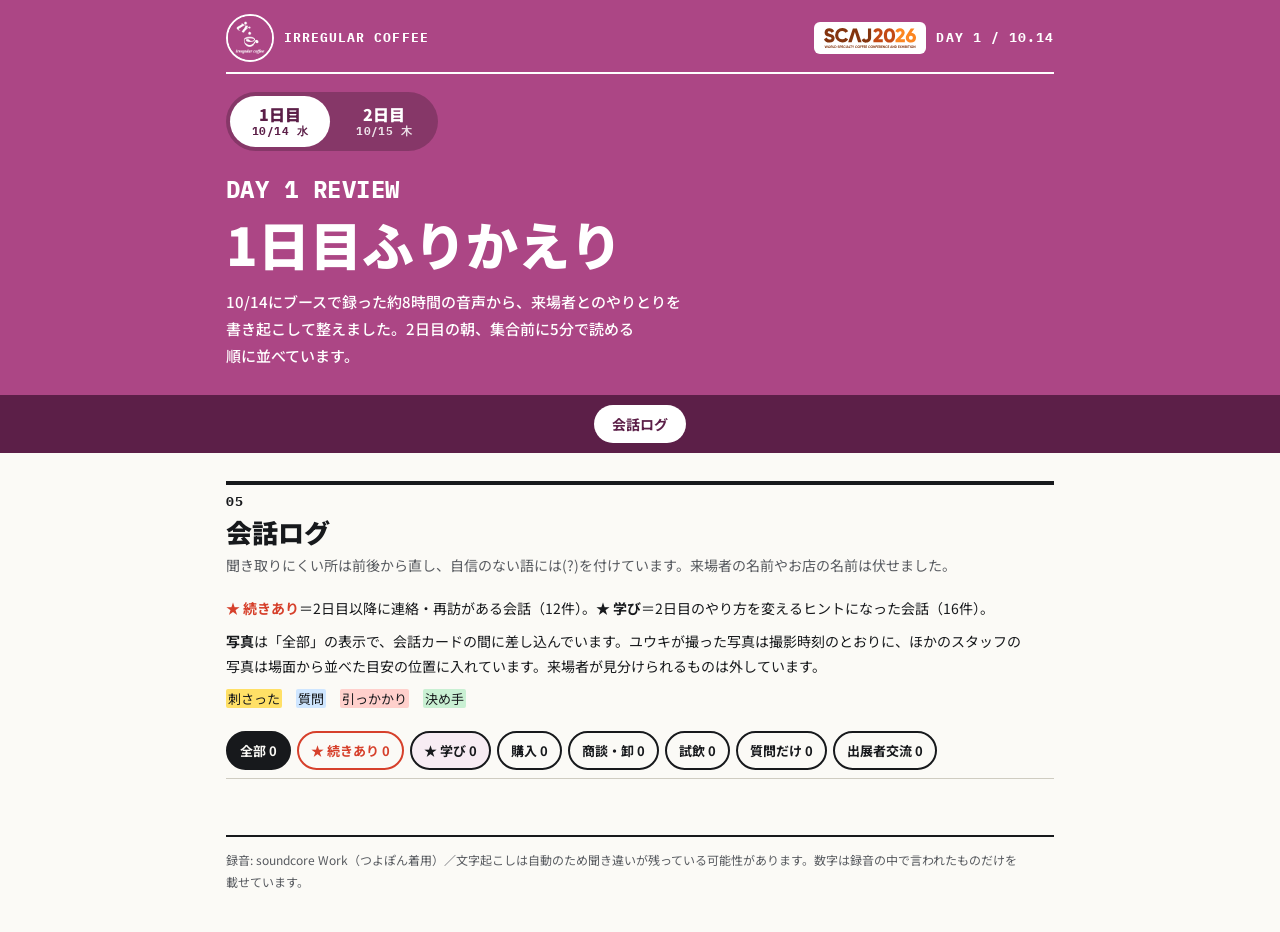
<file: template.html>
<!doctype html>
<html lang="ja">
<head>
<meta charset="utf-8">
<meta name="viewport" content="width=device-width,initial-scale=1">
<title>SCAJ2026 1日目ふりかえり</title>
<meta name="robots" content="noindex,nofollow">
<meta property="og:title" content="SCAJ2026 1日目ふりかえり">
<meta property="og:description" content="10/14 ブースでの来場者との会話から、2日目に効くことをまとめました">
<link rel="icon" href="data:image/svg+xml,%3Csvg xmlns='http://www.w3.org/2000/svg' viewBox='0 0 32 32'%3E%3Crect width='32' height='32' rx='4' fill='%23ac4685'/%3E%3Ctext x='16' y='24' text-anchor='middle' font-size='22' font-weight='900' font-family='sans-serif' fill='%23ffffff'%3E1%3C/text%3E%3C/svg%3E">
<link rel="preconnect" href="https://fonts.googleapis.com">
<link rel="preconnect" href="https://fonts.gstatic.com" crossorigin>
<link href="https://fonts.googleapis.com/css2?family=IBM+Plex+Mono:wght@500;700&family=Noto+Sans+JP:wght@400;500;700;900&display=swap" rel="stylesheet">
<style>
:root{
  --ink:#17191c;--paper:#fbfaf6;--sign:#ac4685;--sign-d:#5c1f48;--sign-l:#f7ecf3;--rule:#cfccc1;--block:#efede5;--mute:#585b60;
  --hit:#ffe066;--q:#cfe6ff;--snag:#ffd0cc;--win:#c9f0d3;
  --sans:"Noto Sans JP","Hiragino Sans","Hiragino Kaku Gothic ProN",Meiryo,sans-serif;
  --mono:"IBM Plex Mono",ui-monospace,Menlo,monospace;
}
*{box-sizing:border-box;margin:0;padding:0}
html{-webkit-text-size-adjust:100%}
body{background:var(--paper);color:var(--ink);font:400 15px/1.8 var(--sans);-webkit-font-smoothing:antialiased;overflow-x:hidden}
body,p,li,dd,dt,span,small,button,a,h1,h2,h3{word-break:auto-phrase;line-break:strict;overflow-wrap:anywhere}
h1,h2,h3{text-wrap:balance;line-height:1.35}
p{text-wrap:pretty}
.wrap{max-width:860px;margin:0 auto;padding:0 16px}
a{color:inherit}
button{font:inherit;color:inherit;cursor:pointer}
:focus-visible{outline:3px solid var(--ink);outline-offset:2px}

.cover{background:var(--sign);color:#fff;padding:14px 0 26px}
.cover-top{display:flex;justify-content:space-between;gap:12px;flex-wrap:wrap;font:700 13px/1.5 var(--mono);letter-spacing:.08em;border-bottom:2px solid #fff;padding-bottom:10px;align-items:center}
.cover-top .brand{display:flex;align-items:center;gap:10px}
.cover-top .brand img{width:48px;height:48px;border-radius:50%;border:2px solid #fff}
.cover-top .ev{display:flex;align-items:center;gap:10px}
.cover-top .scaj{background:#fff;border-radius:6px;padding:6px 10px;display:inline-flex}
.cover-top .scaj img{height:20px;width:auto;display:block}
.cover h1{margin:26px 0 12px;font:900 clamp(30px,8.5vw,52px)/1.25 var(--sans)}
.cover h1 .en{display:block;font:700 clamp(18px,4.6vw,24px)/1 var(--mono);letter-spacing:.02em;margin-bottom:10px}
.cover .lead{font-weight:500;max-width:36em}
nav.toc{display:flex;flex-wrap:wrap;gap:6px;margin-top:18px}
nav.toc a{font:700 13px/1 var(--sans);text-decoration:none;border:2px solid var(--ink);border-radius:999px;padding:8px 12px;background:var(--paper)}

section.blk{margin-top:44px}
.sec-h{border-top:4px solid var(--ink);padding-top:10px;margin-bottom:18px}
.sec-h .no{font:700 13px/1 var(--mono);letter-spacing:.1em}
.sec-h h2{font-size:26px;font-weight:900;margin-top:6px}
.sec-h p{color:var(--mute);font-size:14px;margin-top:4px}
h3{font-size:18px;font-weight:900;margin:26px 0 10px}

.nums{display:grid;grid-template-columns:repeat(auto-fit,minmax(150px,1fr));gap:8px}
.num{background:var(--block);border-radius:6px;padding:12px 14px}
.num b{display:block;font:700 30px/1.1 var(--mono)}
.num span{font-size:13px;color:var(--mute)}
.note{font-size:13px;color:var(--mute);margin-top:8px}

ol.big,ul.list{padding-left:1.4em}
ol.big li{margin:0 0 14px;padding-left:4px}
ol.big li b{font-weight:900}
ul.list li{margin-bottom:6px}
.why{display:block;color:var(--mute);font-size:14px}

.qa{border:2px solid var(--ink);border-radius:8px;margin-bottom:10px;overflow:hidden}
.qa .q{background:var(--q);padding:10px 14px;font-weight:700}
.qa .q small{font:700 12px var(--mono);margin-left:6px;color:var(--mute)}
.qa .a{padding:10px 14px}
.qa .a .say{display:block;margin-top:6px;padding-left:10px;border-left:4px solid var(--sign);font-weight:500}

.voices{display:grid;gap:10px}
.voice{background:#fff;border:1px solid var(--rule);border-radius:8px;padding:12px 14px}
.voice q{font-weight:700;quotes:"「" "」"}
.voice .tag{font:700 11px/1 var(--mono);display:inline-block;padding:4px 6px;border-radius:4px;margin-right:6px;vertical-align:2px}
.voice .so{display:block;font-size:14px;color:var(--mute);margin-top:4px}

mark{padding:0 2px;border-radius:2px;color:inherit}
mark.hit{background:var(--hit)}mark.q{background:var(--q)}mark.snag{background:var(--snag)}mark.win{background:var(--win)}
.legend{display:flex;flex-wrap:wrap;gap:6px 14px;font-size:13px;margin-bottom:12px}

.filters{display:flex;flex-wrap:wrap;gap:6px;margin-bottom:14px;position:sticky;top:0;background:var(--paper);padding:8px 0;z-index:2;border-bottom:1px solid var(--rule)}
.filters button{border:2px solid var(--ink);background:transparent;border-radius:999px;padding:6px 12px;font-size:13px;font-weight:700}
.filters button[aria-pressed="true"]{background:var(--ink);color:var(--paper)}
.card{border:2px solid var(--ink);border-radius:8px;margin-bottom:12px;background:#fff}
.card summary{list-style:none;cursor:pointer;padding:12px 14px;display:grid;grid-template-columns:auto 1fr;gap:2px 10px}
.card summary::-webkit-details-marker{display:none}
.card .t{font:700 14px/1.6 var(--mono)}
.card .who{font-weight:700}
.card .kind{font:700 11px/1 var(--sans);border:1.5px solid var(--ink);border-radius:4px;padding:3px 5px;margin-right:6px;white-space:nowrap}
.card .sum{grid-column:2;font-size:14px}
.card .body{border-top:1px dashed var(--rule);padding:12px 14px}
.talk{display:grid;gap:6px;margin-bottom:12px}
.talk p{font-size:14px}
.talk .sp{font-weight:700;font-size:12px;display:inline-block;min-width:4.5em;color:var(--mute)}
.talk .sp.tsuyo{color:var(--ink)}
.marks{display:grid;gap:4px;font-size:14px}
.marks div{padding:4px 8px;border-radius:4px}
.res{margin-top:8px;font-size:13px;color:var(--mute)}
.card.imp{border-width:3px;border-left-width:10px}
.card.follow{border-color:#d6402b;background:#fff6f4}
.card.learn{border-color:var(--sign);background:var(--sign-l)}
.card .star{grid-column:1/-1;justify-self:start;font:900 13px/1 var(--sans);padding:5px 8px;border-radius:4px;color:#fff;background:#d6402b}
.card.learn .star{background:var(--sign);color:#fff}
.card .why2{grid-column:1/-1;font-weight:700;font-size:14px;margin-bottom:4px}
.filters button.f-follow{border-color:#d6402b;color:#d6402b}
.filters button.f-follow[aria-pressed="true"]{background:#d6402b;color:#fff}
.filters button.f-learn{background:var(--sign-l)}
.filters button.f-learn[aria-pressed="true"]{background:var(--sign);color:#fff}
.shots{border:2px dashed var(--ink);border-radius:8px;margin-bottom:12px;padding:10px 12px;background:var(--block)}
.shots h4{font:700 13px/1.5 var(--sans);margin-bottom:8px}
.shots h4 .mono{font-family:var(--mono);margin-right:6px}
.shots .row{display:flex;gap:6px;overflow-x:auto;scroll-snap-type:x proximity;-webkit-overflow-scrolling:touch;padding-bottom:6px}
.shots button{flex:0 0 auto;border:0;padding:0;background:none;scroll-snap-align:start}
.shots .tk{font-size:12px;line-height:1.6;margin-top:4px;color:var(--mute)}.shots .tk b{font-family:var(--mono);color:var(--ink);margin-right:4px}
.shots img{display:block;height:112px;width:auto;border-radius:4px;background:var(--rule)}
dialog.lb{border:0;background:transparent;max-width:100vw;max-height:100vh;width:100vw;height:100vh;padding:0}
dialog.lb::backdrop{background:rgba(0,0,0,.88)}
dialog.lb .in{display:flex;flex-direction:column;align-items:center;justify-content:center;height:100%;gap:10px;padding:12px}
dialog.lb img{max-width:100%;max-height:calc(100vh - 90px);object-fit:contain}
dialog.lb .bar{display:flex;gap:8px}
dialog.lb button{border:2px solid #fff;background:transparent;color:#fff;border-radius:999px;padding:8px 16px;font-weight:700}
footer{margin:56px 0 40px;font-size:12px;color:var(--mute);border-top:2px solid var(--ink);padding-top:12px}

.fixmap{display:grid;gap:8px;margin-bottom:18px}
.fixmap>div{border:2px solid var(--ink);border-radius:8px;padding:8px 12px;background:#fff;border-left-width:10px}
.fixmap h3{font-size:14px;margin:0 0 4px}
.fixmap ul{list-style:none;font-size:14px}.fixmap li{margin:2px 0}.fixmap a{text-decoration:none}
.fixmap .p1,.fix.p1{border-left-color:#d6402b}.fixmap .p2,.fix.p2{border-left-color:var(--sign)}.fixmap .p3,.fix.p3{border-left-color:var(--rule)}
.fix{display:grid;grid-template-columns:1fr;gap:12px;border:2px solid var(--ink);border-left-width:10px;border-radius:8px;background:#fff;padding:12px 14px;margin-bottom:12px;scroll-margin-top:12px}
.fx-pri{font:700 12px/1 var(--mono);color:var(--mute);margin-bottom:6px}
.fix h3{font-size:17px;margin:0 0 6px;display:flex;gap:8px;align-items:baseline}
.fx-no{font:900 14px/1 var(--mono);background:var(--ink);color:var(--paper);border-radius:4px;padding:3px 6px;flex:none}
.chips{display:flex;flex-wrap:wrap;gap:4px;margin-bottom:6px}
.chip{font:700 12px/1 var(--sans);border:1.5px solid var(--ink);border-radius:999px;padding:4px 8px;background:var(--block);text-decoration:none}
a.chip{background:var(--q)}
.fix h4{font:700 12px/1.5 var(--sans);color:var(--mute);margin:8px 0 2px}
.fix p{font-size:14px}.fix q{font-weight:700;quotes:"「" "」"}
ul.todo{list-style:none;font-size:14px}ul.todo li{margin:2px 0;padding-left:1.4em;text-indent:-1.4em}ul.todo li::before{content:"☐ "}
.fix .unk{font-size:12px;color:var(--mute);margin-top:6px}
.fx-ph{display:block;order:-1}.fx-ph img{display:block;width:100%;max-height:200px;object-fit:cover;border-radius:6px;background:var(--rule)}
.card{scroll-margin-top:64px}
@media (min-width:700px){.fixmap{grid-template-columns:repeat(3,1fr)}.fix:has(.fx-ph){grid-template-columns:1fr 200px}.fx-ph{order:0}.fx-ph img{height:100%;max-height:none}}
@media (min-width:700px){.voices{grid-template-columns:1fr 1fr}}
body.tabs nav.toc{display:none}
body.tabs section.blk{display:none}
body.tabs section.blk.on{display:block}
body.tabs section.blk.on:first-of-type,body.tabs section.blk.on{margin-top:28px}
.tabbar{display:flex;flex-wrap:wrap;justify-content:center;gap:6px;position:sticky;top:0;z-index:20;background:var(--sign-d);padding:10px 16px}
.tabbar a{color:var(--paper);text-decoration:none;font:700 14px/1 var(--sans);padding:10px 16px;border-radius:999px;border:2px solid transparent;white-space:nowrap}
.tabbar a:hover{border-color:#fff}
.tabbar a[aria-current="page"]{background:#fff;color:var(--sign-d)}
.tabbar .s{display:none}
body.tabs .filters{top:58px}
body.tabs .card,body.tabs .fix{scroll-margin-top:122px}
@media (max-width:699px){
  body.tabs{padding-bottom:calc(66px + env(safe-area-inset-bottom))}
  .tabbar{display:grid;grid-template-columns:repeat(var(--n,7),1fr);gap:2px;position:fixed;top:auto;left:0;right:0;bottom:0;padding:6px 4px calc(6px + env(safe-area-inset-bottom))}
  .tabbar a{font:700 11px/1.25 var(--sans);padding:9px 1px;border-radius:6px;border:0;word-break:keep-all;white-space:normal;display:flex;align-items:center;justify-content:center}
  .tabbar .l{display:none}.tabbar .s{display:inline}
  body.tabs .filters{top:0}
  body.tabs .card,body.tabs .fix{scroll-margin-top:64px}
}
.days{display:inline-flex;gap:4px;margin-top:18px;padding:4px;border-radius:999px;background:rgba(0,0,0,.22)}
.days a{display:flex;flex-direction:column;align-items:center;gap:2px;color:#fff;text-decoration:none;font:900 16px/1.1 var(--sans);padding:10px 22px;border-radius:999px}
.days a small{font:700 11px/1 var(--mono);letter-spacing:.04em;opacity:.85}
.days a:hover{background:rgba(255,255,255,.15)}
.days a[aria-current="page"]{background:#fff;color:var(--sign-d)}
.days a[aria-current="page"] small{opacity:1}
mark.key{background:linear-gradient(transparent 55%,#e9c6dc 55%);font-weight:700;padding:0 1px}
</style>
</head>
<body>
<header class="cover"><div class="wrap">
  <div class="cover-top"><span class="brand"><img src="brand/irregular-icon.png" alt="irregular coffee">IRREGULAR COFFEE</span><span class="ev"><span class="scaj"><img src="brand/scaj2026.svg" alt="SCAJ2026"></span>DAY 1 / 10.14</span></div>
  <nav class="days" aria-label="日程の切り替え"><a href="https://yukitchy.github.io/scaj2026-day1-memo/" aria-current="page">1日目<small>10/14 水</small></a><a href="https://yukitchy.github.io/scaj2026-day2-memo/">2日目<small>10/15 木</small></a></nav>
  <h1><span class="en">DAY 1 REVIEW</span>1日目ふりかえり</h1>
  <p class="lead">10/14にブースで録った約8時間の音声から、来場者とのやりとりを書き起こして整えました。2日目の朝、集合前に5分で読める順に並べています。</p>
  <nav class="toc"><a href="#nums">数字</a><a href="#voices">来場者の声</a><a href="#tsuyo">つよぽんへ</a><a href="#team">全員で</a><a href="#log">会話ログ</a></nav>
</div></header>
<main class="wrap">
<!--SUMMARY-->
<section class="blk" id="log">
  <div class="sec-h"><div class="no">05</div><h2>会話ログ</h2><p>聞き取りにくい所は前後から直し、自信のない語には(?)を付けています。来場者の名前やお店の名前は伏せました。</p></div>
  <p style="font-size:14px;margin-bottom:8px"><b style="color:#d6402b">★ 続きあり</b>＝2日目以降に連絡・再訪がある会話（12件）。<b>★ 学び</b>＝2日目のやり方を変えるヒントになった会話（16件）。</p>
  <p style="font-size:14px;margin-bottom:8px"><b>写真</b>は「全部」の表示で、会話カードの間に差し込んでいます。ユウキが撮った写真は撮影時刻のとおりに、ほかのスタッフの写真は場面から並べた目安の位置に入れています。来場者が見分けられるものは外しています。</p>
  <div class="legend"><span><mark class="hit">刺さった</mark></span><span><mark class="q">質問</mark></span><span><mark class="snag">引っかかり</mark></span><span><mark class="win">決め手</mark></span></div>
  <div class="filters" role="group" aria-label="種類で絞る"></div>
  <div id="cards"></div>
</section>
<footer>録音: soundcore Work（つよぽん着用）／文字起こしは自動のため聞き違いが残っている可能性があります。数字は録音の中で言われたものだけを載せています。</footer>
</main>
<script>
const CARDS=/*CARDS*/[];
const SHOTS=/*PHOTOS*/[];
const LAB={hit:"刺さった",q:"質問",snag:"引っかかり",win:"決め手"};
const IMP={follow:"★ 続きあり",learn:"★ 学び"};
const KINDS=["全部","★ 続きあり","★ 学び","購入","商談・卸","試飲","質問だけ","出展者交流"];
const esc=s=>s.replace(/[&<>"]/g,c=>({"&":"&amp;","<":"&lt;",">":"&gt;",'"':"&quot;"}[c]));
const kindOf=c=>c.kind.split(/[（(]/)[0].trim();
const match=(c,k)=>k==="全部"||(c.imp&&IMP[c.imp[0]]===k)||kindOf(c)===k;
const fbox=document.querySelector(".filters"),box=document.getElementById("cards");
let cur="全部";
const hlKey=(s,k)=>{const e=esc(s||"");if(!k)return e;const ek=esc(k);return e.includes(ek)?e.replace(ek,`<mark class="key">${ek}</mark>`):e};
const cardHtml=c=>`
<details id="c${c.n}" class="card${c.imp?" imp "+c.imp[0]:""}"><summary>${c.imp?`<span class="star">${IMP[c.imp[0]]}</span><span class="why2">${esc(c.imp[1])}</span>`:""}<span class="t">${c.t}</span><span><span class="kind">${esc(kindOf(c))}</span><span class="who">${esc(c.who)}</span></span><span class="sum">${hlKey(c.sum,c.key)}</span></summary>
<div class="body">
<div class="talk">${c.talk.map(([s,x])=>`<p><span class="sp ${s==="つよぽん"?"tsuyo":""}">${esc(s||"―")}</span>${esc(x)}</p>`).join("")}</div>
<div class="marks">${Object.entries(c.marks).map(([k,v])=>`<div><mark class="${k}">${LAB[k]}</mark> ${esc(v)}</div>`).join("")}${c.fb?`<div><b>声</b> ${esc(c.fb)}</div>`:""}</div>
<p class="res">結果: ${esc(c.res||"不明")}</p>
</div></details>`;
const shotHtml=g=>`<div class="shots"><h4><span class="mono">写真</span>${esc(g.label)}（${g.items.length}枚・${g.exact?"撮影時刻":"時刻は目安"}）</h4><div class="row">${g.items.map(n=>`<button type="button" data-n="${n}" aria-label="写真を拡大"><img loading="lazy" src="photos/t${n}.webp" alt=""></button>`).join("")}</div>${(g.talk||[]).map(([t,x])=>`<p class="tk"><b>${t}</b> ${esc(x)}</p>`).join("")}</div>`;
function render(){
  const cs=CARDS.filter(c=>match(c,cur)).map(c=>({m:c.min,h:cardHtml(c)}));
  const ss=cur==="全部"?SHOTS.map(g=>({m:g.min-.5,h:shotHtml(g)})):[];
  box.innerHTML=cs.concat(ss).sort((a,b)=>a.m-b.m).map(x=>x.h).join("");
}
const lb=document.createElement("dialog");lb.className="lb";lb.innerHTML='<div class="in"><img alt=""><div class="bar"><button type="button" data-d="-1">前</button><button type="button" data-d="0">閉じる</button><button type="button" data-d="1">次</button></div></div>';document.body.appendChild(lb);
let lbList=[],lbI=0;const lbImg=lb.querySelector("img");
const lbShow=()=>{lbImg.src="photos/p"+lbList[lbI]+".webp"};
box.addEventListener("click",e=>{const b=e.target.closest(".shots button");if(!b)return;lbList=[...b.parentNode.querySelectorAll("button")].map(x=>x.dataset.n);lbI=lbList.indexOf(b.dataset.n);lbShow();lb.showModal()});
lb.addEventListener("click",e=>{const d=e.target.closest("button")?.dataset.d;if(d==="0"||e.target===lb)return lb.close();if(d){lbI=(lbI+ +d+lbList.length)%lbList.length;lbShow()}});
fbox.innerHTML=KINDS.map(k=>`<button type="button" aria-pressed="${k===cur}" data-k="${k}" class="${k.startsWith("★")?"f-"+(k.includes("続き")?"follow":"learn"):""}">${k} <span class="mono">${k==="全部"?CARDS.length:CARDS.filter(c=>match(c,k)).length}</span></button>`).join("");
fbox.addEventListener("click",e=>{const b=e.target.closest("button");if(!b)return;cur=b.dataset.k;fbox.querySelectorAll("button").forEach(x=>x.setAttribute("aria-pressed",x===b));render()});
render();
document.addEventListener("click",e=>{const a=e.target.closest('a[href^="#c"]');if(!a)return;const id=a.getAttribute("href").slice(1);if(cur!=="全部"){cur="全部";fbox.querySelectorAll("button").forEach(x=>x.setAttribute("aria-pressed",x.dataset.k==="全部"));render()}const el=document.getElementById(id);if(el){e.preventDefault();el.open=true;el.scrollIntoView()}});

// 節をタブで切り替える（PCは表紙の下に貼り付くメニュー、スマホは下に固定）
(()=>{const mq=matchMedia("(max-width:699px)"),SHORT={nums:"数字",voices:"声",tsuyo:"つよぽん",dame:"改善点",team:"全員で",hansei:"反省会",log:"会話ログ"};
const LONG={};document.querySelectorAll("nav.toc a").forEach(a=>LONG[a.getAttribute("href").slice(1)]=a.textContent);
const secs=[...document.querySelectorAll("section.blk")],bar=document.createElement("nav");bar.className="tabbar";bar.setAttribute("aria-label","節の切り替え");
bar.innerHTML=secs.map(s=>`<a href="#${s.id}" data-t="${s.id}"><span class="l">${LONG[s.id]||SHORT[s.id]}</span><span class="s">${SHORT[s.id]||s.id}</span></a>`).join("");
document.querySelector("header.cover").after(bar);bar.style.setProperty("--n",secs.length);document.body.classList.add("tabs");
const show=(id,top)=>{secs.forEach(s=>s.classList.toggle("on",s.id===id));bar.querySelectorAll("a").forEach(a=>a.dataset.t===id?a.setAttribute("aria-current","page"):a.removeAttribute("aria-current"));
  if(top){const y=document.getElementById(id).getBoundingClientRect().top+scrollY-(mq.matches?8:bar.offsetHeight+8);if(scrollY>y||mq.matches)window.scrollTo(0,Math.max(0,y))}};
document.addEventListener("click",e=>{const a=e.target.closest('a[href^="#"]');if(!a)return;const h=a.getAttribute("href").slice(1),el=document.getElementById(h);
  const sec=el?el.closest("section.blk"):(/^c\d+$/.test(h)?document.getElementById("log"):null);if(!sec)return;
  if(a.closest(".tabbar")||el===sec){e.preventDefault();show(sec.id,true);history.replaceState(null,"","#"+sec.id);return}
  if(!sec.classList.contains("on"))show(sec.id,false)},true);
const h=location.hash.slice(1),el=h&&document.getElementById(h),s0=el&&el.closest("section.blk");show(s0?s0.id:secs[0].id,false);if(el&&el!==s0)setTimeout(()=>el.scrollIntoView(),0)})();
</script>
</body>
</html>
</file>
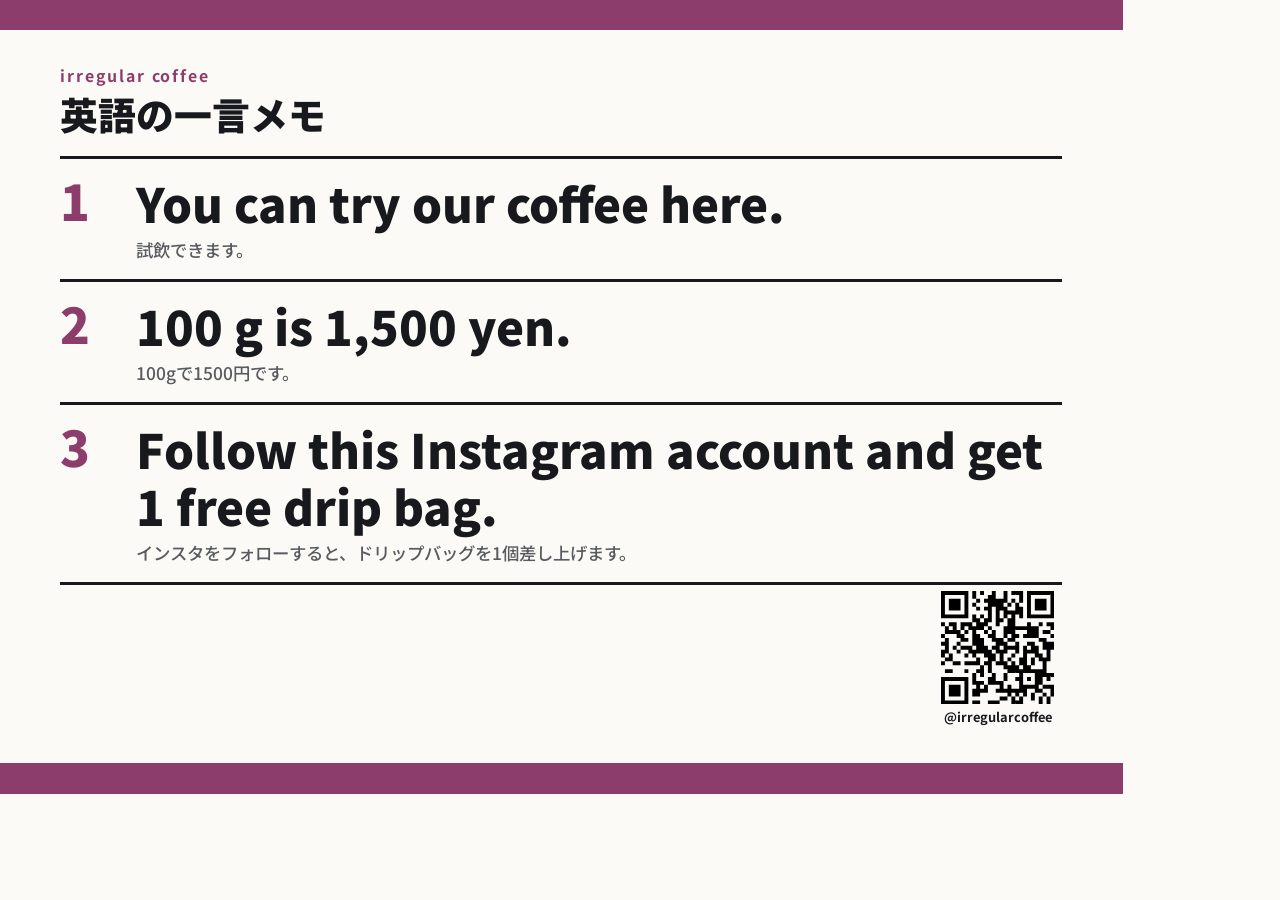
<file: print/english-memo.html>
<!doctype html><html lang="ja"><head><meta charset="utf-8"><title>英語の一言メモ</title>
<link href="https://fonts.googleapis.com/css2?family=Noto+Sans+JP:wght@500;700;900&display=swap" rel="stylesheet">
<link rel="stylesheet" href="base.css"><style>
.in{padding:10mm 16mm 0}
.k{font:700 4.2mm/1 "Noto Sans JP";letter-spacing:.12em;color:var(--brand)}
h1{font:900 10mm/1.2 "Noto Sans JP";margin:2mm 0 5mm}
.row{display:grid;grid-template-columns:14mm 1fr;gap:0 6mm;padding:4.2mm 0;border-top:.8mm solid var(--ink)}
.row:last-of-type{border-bottom:.8mm solid var(--ink)}
.no{font:900 13mm/1 "Noto Sans JP";color:var(--brand)}
.en{font:900 12.5mm/1.2 "Noto Sans JP"}
.ja{font:500 4.6mm/1.5 "Noto Sans JP";color:var(--mute);margin-top:1.5mm}
.qr{position:absolute;right:16mm;bottom:18mm;width:34mm;text-align:center;font:700 3.4mm/1.4 "Noto Sans JP";color:var(--ink)}.qr svg{margin:0 auto 1mm}
</style></head><body style="position:relative">
<div class="band" style="height:8mm"></div>
<div class="in">
<div class="k">irregular coffee</div>
<h1>英語の一言メモ</h1>
<div class="row"><div class="no">1</div><div><div class="en">You can try our coffee here.</div><div class="ja">試飲できます。</div></div></div>
<div class="row"><div class="no">2</div><div><div class="en">100 g is 1,500 yen.</div><div class="ja">100gで1500円です。</div></div></div>
<div class="row"><div class="no">3</div><div><div class="en">Follow this Instagram account and get 1 free drip bag.</div><div class="ja">インスタをフォローすると、ドリップバッグを1個差し上げます。</div></div></div>
</div>
<div class="qr"><svg style="width:30mm;height:30mm;display:block" width="29mm" height="29mm" version="1.1" viewBox="0 0 29 29" xmlns="http://www.w3.org/2000/svg"><path d="M0,0H1V1H0zM1,0H2V1H1zM2,0H3V1H2zM3,0H4V1H3zM4,0H5V1H4zM5,0H6V1H5zM6,0H7V1H6zM8,0H9V1H8zM10,0H11V1H10zM13,0H14V1H13zM16,0H17V1H16zM18,0H19V1H18zM19,0H20V1H19zM20,0H21V1H20zM22,0H23V1H22zM23,0H24V1H23zM24,0H25V1H24zM25,0H26V1H25zM26,0H27V1H26zM27,0H28V1H27zM28,0H29V1H28zM0,1H1V2H0zM6,1H7V2H6zM8,1H9V2H8zM12,1H13V2H12zM13,1H14V2H13zM16,1H17V2H16zM20,1H21V2H20zM22,1H23V2H22zM28,1H29V2H28zM0,2H1V3H0zM2,2H3V3H2zM3,2H4V3H3zM4,2H5V3H4zM6,2H7V3H6zM9,2H10V3H9zM11,2H12V3H11zM12,2H13V3H12zM13,2H14V3H13zM14,2H15V3H14zM15,2H16V3H15zM16,2H17V3H16zM18,2H19V3H18zM20,2H21V3H20zM22,2H23V3H22zM24,2H25V3H24zM25,2H26V3H25zM26,2H27V3H26zM28,2H29V3H28zM0,3H1V4H0zM2,3H3V4H2zM3,3H4V4H3zM4,3H5V4H4zM6,3H7V4H6zM8,3H9V4H8zM12,3H13V4H12zM13,3H14V4H13zM14,3H15V4H14zM15,3H16V4H15zM17,3H18V4H17zM19,3H20V4H19zM22,3H23V4H22zM24,3H25V4H24zM25,3H26V4H25zM26,3H27V4H26zM28,3H29V4H28zM0,4H1V5H0zM2,4H3V5H2zM3,4H4V5H3zM4,4H5V5H4zM6,4H7V5H6zM9,4H10V5H9zM11,4H12V5H11zM12,4H13V5H12zM14,4H15V5H14zM15,4H16V5H15zM16,4H17V5H16zM19,4H20V5H19zM20,4H21V5H20zM22,4H23V5H22zM24,4H25V5H24zM25,4H26V5H25zM26,4H27V5H26zM28,4H29V5H28zM0,5H1V6H0zM6,5H7V6H6zM12,5H13V6H12zM14,5H15V6H14zM16,5H17V6H16zM17,5H18V6H17zM18,5H19V6H18zM19,5H20V6H19zM20,5H21V6H20zM22,5H23V6H22zM28,5H29V6H28zM0,6H1V7H0zM1,6H2V7H1zM2,6H3V7H2zM3,6H4V7H3zM4,6H5V7H4zM5,6H6V7H5zM6,6H7V7H6zM8,6H9V7H8zM10,6H11V7H10zM12,6H13V7H12zM14,6H15V7H14zM16,6H17V7H16zM18,6H19V7H18zM20,6H21V7H20zM22,6H23V7H22zM23,6H24V7H23zM24,6H25V7H24zM25,6H26V7H25zM26,6H27V7H26zM27,6H28V7H27zM28,6H29V7H28zM8,7H9V8H8zM9,7H10V8H9zM11,7H12V8H11zM12,7H13V8H12zM14,7H15V8H14zM15,7H16V8H15zM17,7H18V8H17zM18,7H19V8H18zM0,8H1V9H0zM2,8H3V9H2zM3,8H4V9H3zM5,8H6V9H5zM6,8H7V9H6zM7,8H8V9H7zM9,8H10V9H9zM10,8H11V9H10zM11,8H12V9H11zM14,8H15V9H14zM17,8H18V9H17zM18,8H19V9H18zM22,8H23V9H22zM25,8H26V9H25zM27,8H28V9H27zM28,8H29V9H28zM1,9H2V10H1zM3,9H4V10H3zM5,9H6V10H5zM7,9H8V10H7zM8,9H9V10H8zM9,9H10V10H9zM10,9H11V10H10zM12,9H13V10H12zM16,9H17V10H16zM17,9H18V10H17zM18,9H19V10H18zM19,9H20V10H19zM20,9H21V10H20zM21,9H22V10H21zM22,9H23V10H22zM23,9H24V10H23zM24,9H25V10H24zM28,9H29V10H28zM1,10H2V11H1zM2,10H3V11H2zM3,10H4V11H3zM4,10H5V11H4zM6,10H7V11H6zM8,10H9V11H8zM11,10H12V11H11zM13,10H14V11H13zM16,10H17V11H16zM17,10H18V11H17zM18,10H19V11H18zM22,10H23V11H22zM23,10H24V11H23zM24,10H25V11H24zM26,10H27V11H26zM27,10H28V11H27zM0,11H1V12H0zM4,11H5V12H4zM5,11H6V12H5zM8,11H9V12H8zM9,11H10V12H9zM12,11H13V12H12zM13,11H14V12H13zM16,11H17V12H16zM18,11H19V12H18zM19,11H20V12H19zM21,11H22V12H21zM22,11H23V12H22zM23,11H24V12H23zM24,11H25V12H24zM28,11H29V12H28zM1,12H2V13H1zM5,12H6V13H5zM6,12H7V13H6zM8,12H9V13H8zM9,12H10V13H9zM10,12H11V13H10zM13,12H14V13H13zM14,12H15V13H14zM15,12H16V13H15zM17,12H18V13H17zM18,12H19V13H18zM25,12H26V13H25zM26,12H27V13H26zM0,13H1V14H0zM1,13H2V14H1zM4,13H5V14H4zM8,13H9V14H8zM9,13H10V14H9zM10,13H11V14H10zM14,13H15V14H14zM15,13H16V14H15zM16,13H17V14H16zM19,13H20V14H19zM22,13H23V14H22zM23,13H24V14H23zM26,13H27V14H26zM27,13H28V14H27zM28,13H29V14H28zM1,14H2V15H1zM3,14H4V15H3zM5,14H6V15H5zM6,14H7V15H6zM7,14H8V15H7zM9,14H10V15H9zM10,14H11V15H10zM11,14H12V15H11zM13,14H14V15H13zM14,14H15V15H14zM16,14H17V15H16zM17,14H18V15H17zM18,14H19V15H18zM19,14H20V15H19zM21,14H22V15H21zM23,14H24V15H23zM24,14H25V15H24zM26,14H27V15H26zM27,14H28V15H27zM28,14H29V15H28zM0,15H1V16H0zM1,15H2V16H1zM4,15H5V16H4zM7,15H8V16H7zM8,15H9V16H8zM9,15H10V16H9zM10,15H11V16H10zM11,15H12V16H11zM12,15H13V16H12zM14,15H15V16H14zM15,15H16V16H15zM16,15H17V16H16zM19,15H20V16H19zM21,15H22V16H21zM22,15H23V16H22zM23,15H24V16H23zM24,15H25V16H24zM27,15H28V16H27zM0,16H1V17H0zM2,16H3V17H2zM6,16H7V17H6zM8,16H9V17H8zM11,16H12V17H11zM12,16H13V17H12zM13,16H14V17H13zM15,16H16V17H15zM18,16H19V17H18zM21,16H22V17H21zM24,16H25V17H24zM25,16H26V17H25zM27,16H28V17H27zM1,17H2V18H1zM2,17H3V18H2zM9,17H10V18H9zM12,17H13V18H12zM13,17H14V18H13zM15,17H16V18H15zM17,17H18V18H17zM20,17H21V18H20zM21,17H22V18H21zM23,17H24V18H23zM25,17H26V18H25zM26,17H27V18H26zM27,17H28V18H27zM0,18H1V19H0zM3,18H4V19H3zM4,18H5V19H4zM6,18H7V19H6zM7,18H8V19H7zM8,18H9V19H8zM9,18H10V19H9zM11,18H12V19H11zM12,18H13V19H12zM14,18H15V19H14zM15,18H16V19H15zM16,18H17V19H16zM18,18H19V19H18zM20,18H21V19H20zM21,18H22V19H21zM23,18H24V19H23zM26,18H27V19H26zM10,19H11V20H10zM12,19H13V20H12zM16,19H17V20H16zM17,19H18V20H17zM18,19H19V20H18zM19,19H20V20H19zM21,19H22V20H21zM22,19H23V20H22zM26,19H27V20H26zM1,20H2V21H1zM2,20H3V21H2zM6,20H7V21H6zM9,20H10V21H9zM10,20H11V21H10zM12,20H13V21H12zM17,20H18V21H17zM18,20H19V21H18zM19,20H20V21H19zM20,20H21V21H20zM21,20H22V21H21zM22,20H23V21H22zM23,20H24V21H23zM24,20H25V21H24zM25,20H26V21H25zM26,20H27V21H26zM8,21H9V22H8zM10,21H11V22H10zM13,21H14V22H13zM16,21H17V22H16zM20,21H21V22H20zM24,21H25V22H24zM25,21H26V22H25zM26,21H27V22H26zM27,21H28V22H27zM28,21H29V22H28zM0,22H1V23H0zM1,22H2V23H1zM2,22H3V23H2zM3,22H4V23H3zM4,22H5V23H4zM5,22H6V23H5zM6,22H7V23H6zM8,22H9V23H8zM12,22H13V23H12zM13,22H14V23H13zM16,22H17V23H16zM19,22H20V23H19zM20,22H21V23H20zM22,22H23V23H22zM24,22H25V23H24zM25,22H26V23H25zM27,22H28V23H27zM0,23H1V24H0zM6,23H7V24H6zM8,23H9V24H8zM9,23H10V24H9zM10,23H11V24H10zM12,23H13V24H12zM13,23H14V24H13zM14,23H15V24H14zM15,23H16V24H15zM20,23H21V24H20zM24,23H25V24H24zM25,23H26V24H25zM0,24H1V25H0zM2,24H3V25H2zM3,24H4V25H3zM4,24H5V25H4zM6,24H7V25H6zM9,24H10V25H9zM11,24H12V25H11zM15,24H16V25H15zM17,24H18V25H17zM20,24H21V25H20zM21,24H22V25H21zM22,24H23V25H22zM23,24H24V25H23zM24,24H25V25H24zM26,24H27V25H26zM27,24H28V25H27zM28,24H29V25H28zM0,25H1V26H0zM2,25H3V26H2zM3,25H4V26H3zM4,25H5V26H4zM6,25H7V26H6zM8,25H9V26H8zM9,25H10V26H9zM10,25H11V26H10zM11,25H12V26H11zM14,25H15V26H14zM15,25H16V26H15zM16,25H17V26H16zM17,25H18V26H17zM18,25H19V26H18zM19,25H20V26H19zM20,25H21V26H20zM21,25H22V26H21zM24,25H25V26H24zM25,25H26V26H25zM28,25H29V26H28zM0,26H1V27H0zM2,26H3V27H2zM3,26H4V27H3zM4,26H5V27H4zM6,26H7V27H6zM8,26H9V27H8zM9,26H10V27H9zM17,26H18V27H17zM19,26H20V27H19zM21,26H22V27H21zM23,26H24V27H23zM26,26H27V27H26zM28,26H29V27H28zM0,27H1V28H0zM6,27H7V28H6zM15,27H16V28H15zM16,27H17V28H16zM18,27H19V28H18zM20,27H21V28H20zM23,27H24V28H23zM25,27H26V28H25zM27,27H28V28H27zM0,28H1V29H0zM1,28H2V29H1zM2,28H3V29H2zM3,28H4V29H3zM4,28H5V29H4zM5,28H6V29H5zM6,28H7V29H6zM8,28H9V29H8zM9,28H10V29H9zM12,28H13V29H12zM13,28H14V29H13zM14,28H15V29H14zM18,28H19V29H18zM19,28H20V29H19zM20,28H21V29H20zM25,28H26V29H25zM27,28H28V29H27z" id="qr-path" fill="#000000" fill-opacity="1" fill-rule="nonzero" stroke="none" /></svg>@irregularcoffee</div>
<div class="band b" style="height:8mm"></div>
</body></html>
</file>
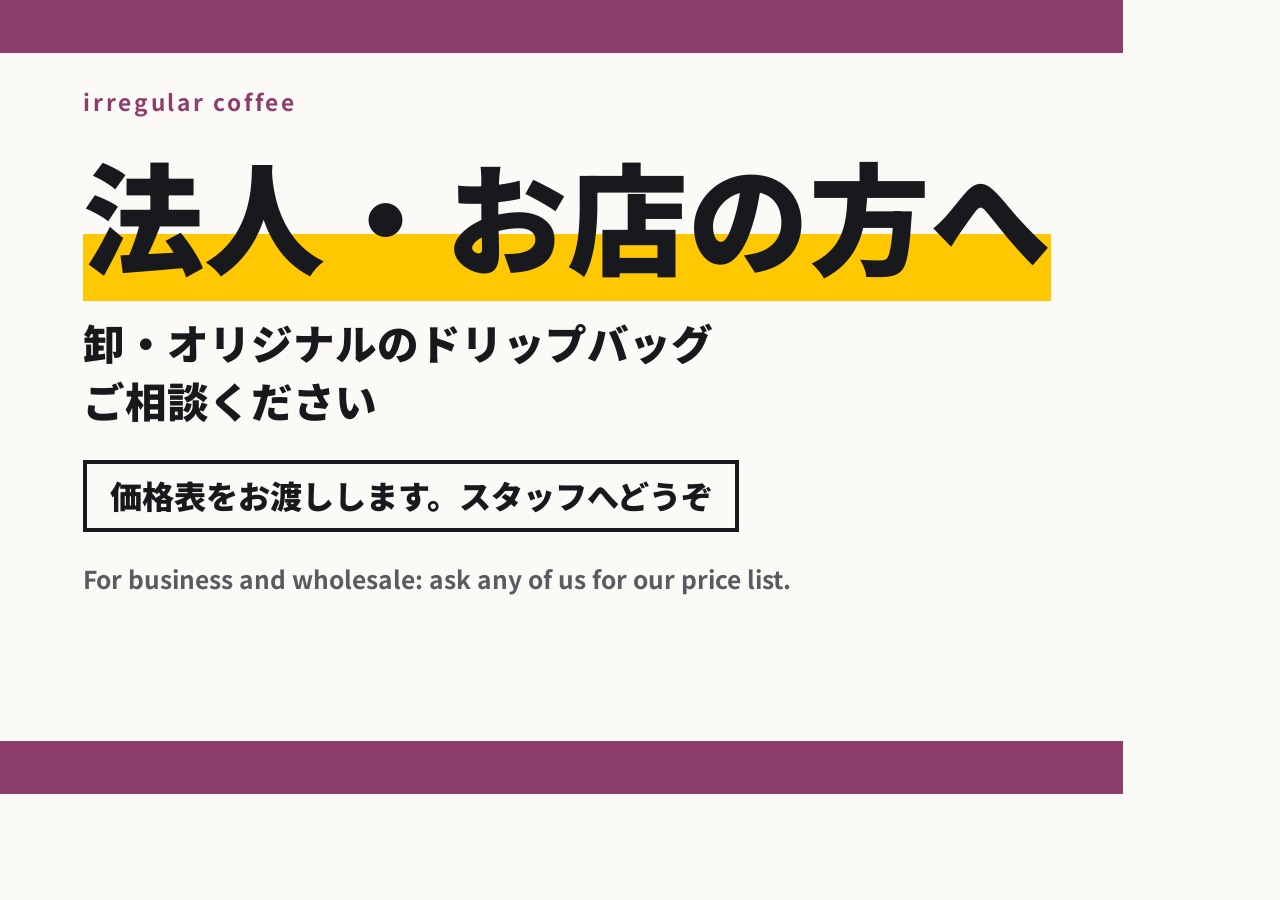
<file: print/houjin-pop.html>
<!doctype html><html lang="ja"><head><meta charset="utf-8"><title>法人・お店の方へ POP</title>
<link href="https://fonts.googleapis.com/css2?family=Noto+Sans+JP:wght@500;700;900&display=swap" rel="stylesheet">
<link rel="stylesheet" href="base.css"><style>
body{position:relative}
.main{position:absolute;left:22mm;right:22mm;top:24mm}
.kicker{font:700 6mm/1 "Noto Sans JP";letter-spacing:.12em;color:var(--brand)}
h1{font:900 32mm/1.15 "Noto Sans JP";margin:8mm 0 8mm;white-space:nowrap}
h1 span{background:linear-gradient(transparent 62%,var(--sign) 62%)}
.sub{font:900 11mm/1.4 "Noto Sans JP"}
.price{display:inline-block;margin-top:8mm;padding:3mm 6mm;border:1.2mm solid var(--ink);font:900 8.5mm/1.3 "Noto Sans JP"}
.en{margin-top:8mm;font:700 6.5mm/1.4 "Noto Sans JP";color:var(--mute)}
</style></head><body>
<div class="band"></div>
<div class="main">
<div class="kicker">irregular coffee</div>
<h1><span>法人・お店の方へ</span></h1>
<p class="sub">卸・オリジナルのドリップバッグ<br>ご相談ください</p>
<div class="price">価格表をお渡しします。スタッフへどうぞ</div>
<p class="en">For business and wholesale: ask any of us for our price list.</p>
</div>
<div class="band b"></div>
</body></html>
</file>
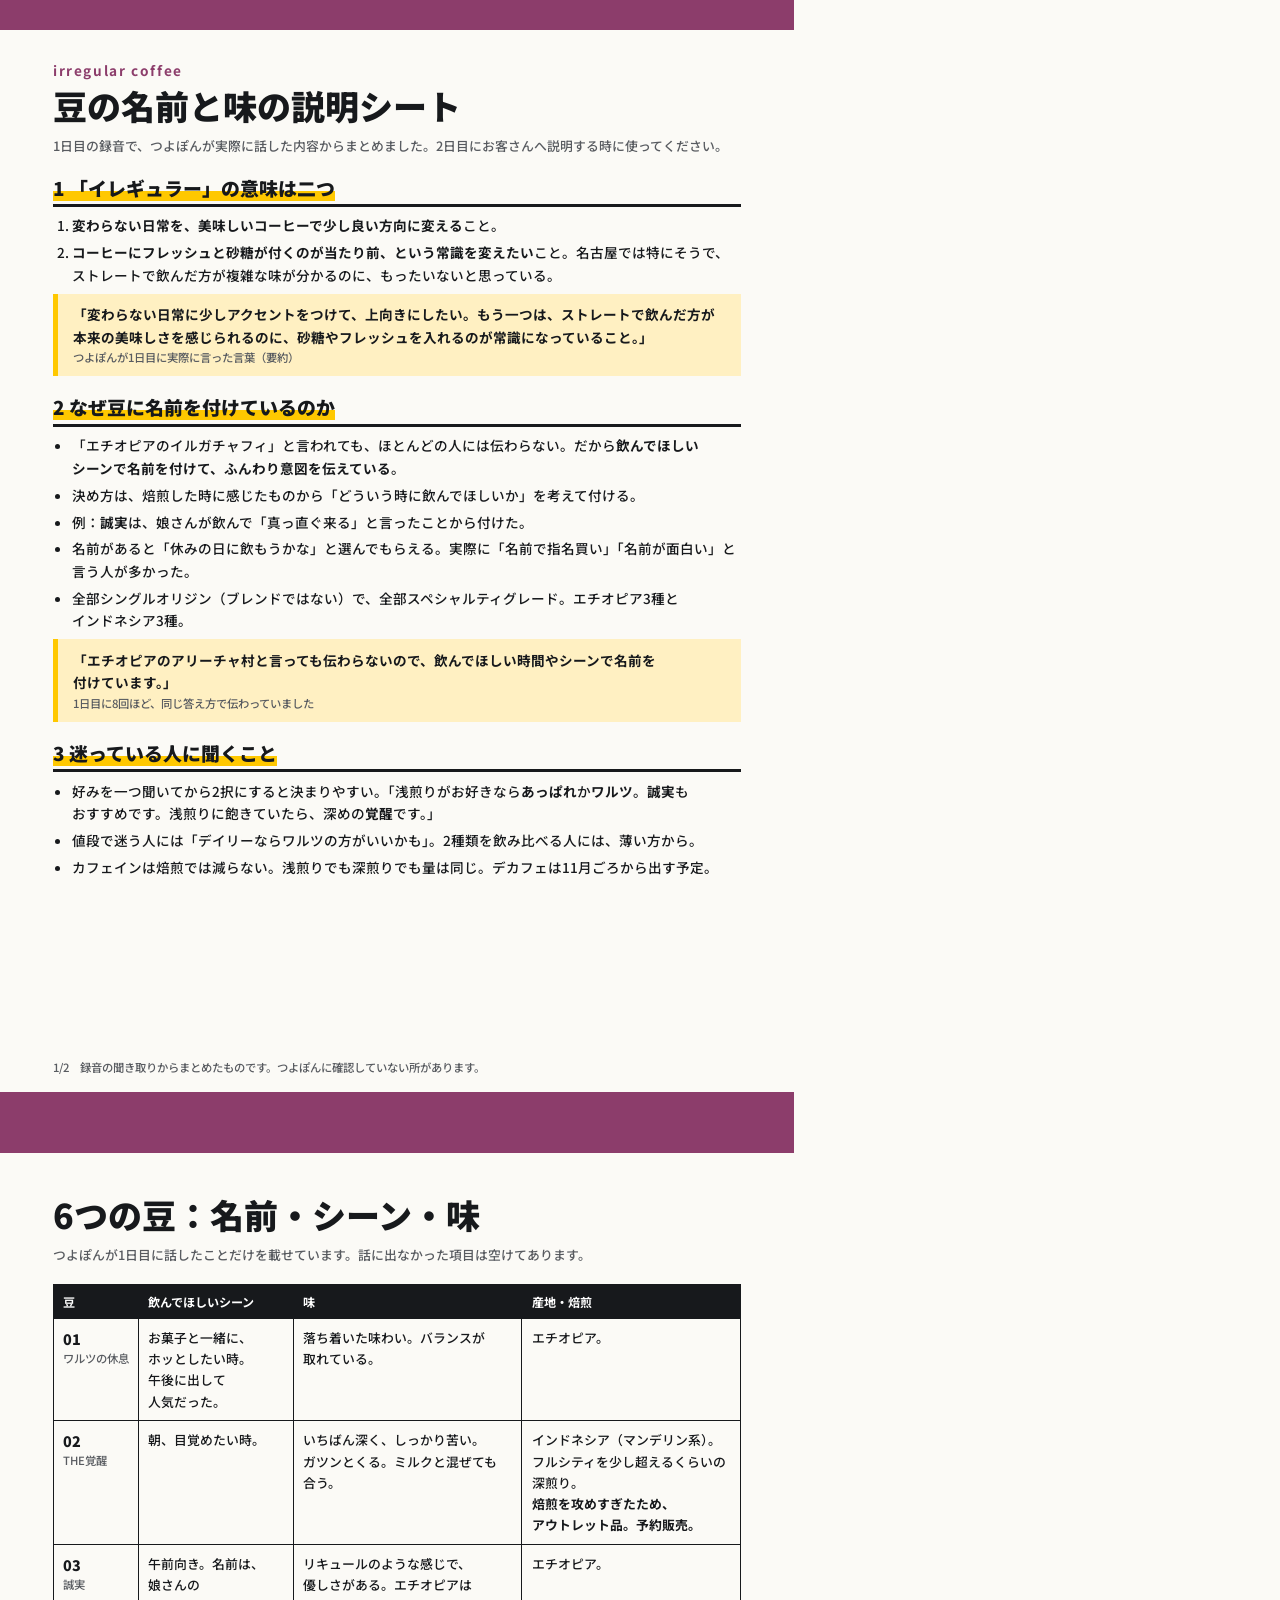
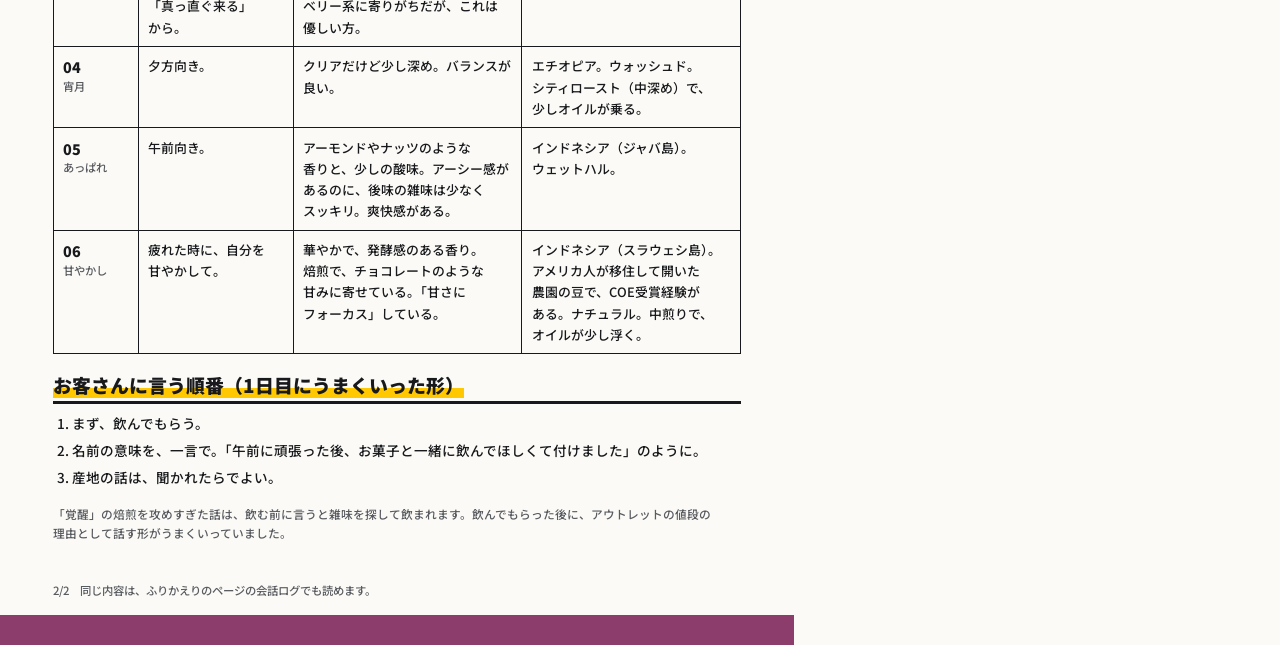
<file: print/meishou-aji.html>
<!doctype html><html lang="ja"><head><meta charset="utf-8"><title>豆の名前と味の説明シート</title>
<link href="https://fonts.googleapis.com/css2?family=Noto+Sans+JP:wght@500;700;900&display=swap" rel="stylesheet">
<style>
@page{size:A4 portrait;margin:0}
*{box-sizing:border-box;margin:0;padding:0}
:root{--ink:#17191c;--paper:#fbfaf6;--brand:#8c3d6b;--sign:#ffc800;--rule:#cfccc1;--mute:#585b60}
body{background:var(--paper);color:var(--ink);font:500 3.6mm/1.65 "Noto Sans JP","Hiragino Sans",sans-serif;-webkit-print-color-adjust:exact;print-color-adjust:exact;word-break:auto-phrase;line-break:strict}
.page{width:210mm;height:297mm;position:relative;overflow:hidden;page-break-after:always}
.page:last-child{page-break-after:auto}
.band{height:8mm;background:var(--brand)}
.band.b{position:absolute;left:0;right:0;bottom:0}
.in{padding:9mm 14mm 0}
.kicker{font:700 3.6mm/1 "Noto Sans JP";letter-spacing:.12em;color:var(--brand)}
h1{font:900 9mm/1.25 "Noto Sans JP";margin:2mm 0 2mm}
.lead{color:var(--mute);font-size:3.4mm;margin-bottom:5mm}
h2{font:900 5mm/1.3 "Noto Sans JP";margin:5mm 0 2mm;padding-bottom:1mm;border-bottom:.8mm solid var(--ink)}
h2 span{background:linear-gradient(transparent 62%,var(--sign) 62%)}
ol,ul{padding-left:5mm}
li{margin-bottom:1.2mm}
.q{margin:2mm 0 0;padding:2.5mm 4mm;background:#fff0c2;border-left:1.4mm solid var(--sign);font-weight:700}
.q small{display:block;font-weight:500;color:var(--mute);font-size:3mm}
table{width:100%;border-collapse:collapse;font-size:3.4mm}
th,td{border:.35mm solid var(--ink);padding:2.2mm 2.4mm;vertical-align:top;text-align:left}
th{background:var(--ink);color:#fff;font:700 3.2mm/1.3 "Noto Sans JP";white-space:nowrap}
td.n{font-weight:900;white-space:nowrap;font-size:3.8mm}
td.n i{display:block;font:500 3mm/1.4 "Noto Sans JP";font-style:normal;color:var(--mute)}
td b{font-weight:700}
.note{margin-top:4mm;color:var(--mute);font-size:3.1mm}
.foot{position:absolute;left:14mm;right:14mm;bottom:12mm;color:var(--mute);font-size:3mm}
</style></head><body>

<div class="page">
<div class="band"></div>
<div class="in">
<div class="kicker">irregular coffee</div>
<h1>豆の名前と味の説明シート</h1>
<p class="lead">1日目の録音で、つよぽんが実際に話した内容からまとめました。2日目にお客さんへ説明する時に使ってください。</p>

<h2><span>1 「イレギュラー」の意味は二つ</span></h2>
<ol>
<li><b>変わらない日常を、美味しいコーヒーで少し良い方向に変える</b>こと。</li>
<li><b>コーヒーにフレッシュと砂糖が付くのが当たり前、という常識を変えたい</b>こと。名古屋では特にそうで、ストレートで飲んだ方が複雑な味が分かるのに、もったいないと思っている。</li>
</ol>
<div class="q">「変わらない日常に少しアクセントをつけて、上向きにしたい。もう一つは、ストレートで飲んだ方が本来の美味しさを感じられるのに、砂糖やフレッシュを入れるのが常識になっていること。」<small>つよぽんが1日目に実際に言った言葉（要約）</small></div>

<h2><span>2 なぜ豆に名前を付けているのか</span></h2>
<ul>
<li>「エチオピアのイルガチャフィ」と言われても、ほとんどの人には伝わらない。だから<b>飲んでほしいシーンで名前を付けて、ふんわり意図を伝えている</b>。</li>
<li>決め方は、焙煎した時に感じたものから「どういう時に飲んでほしいか」を考えて付ける。</li>
<li>例：<b>誠実</b>は、娘さんが飲んで「真っ直ぐ来る」と言ったことから付けた。</li>
<li>名前があると「休みの日に飲もうかな」と選んでもらえる。実際に「名前で指名買い」「名前が面白い」と言う人が多かった。</li>
<li>全部シングルオリジン（ブレンドではない）で、全部スペシャルティグレード。エチオピア3種とインドネシア3種。</li>
</ul>
<div class="q">「エチオピアのアリーチャ村と言っても伝わらないので、飲んでほしい時間やシーンで名前を付けています。」<small>1日目に8回ほど、同じ答え方で伝わっていました</small></div>

<h2><span>3 迷っている人に聞くこと</span></h2>
<ul>
<li>好みを一つ聞いてから2択にすると決まりやすい。「浅煎りがお好きなら<b>あっぱれ</b>か<b>ワルツ</b>。<b>誠実</b>もおすすめです。浅煎りに飽きていたら、深めの<b>覚醒</b>です。」</li>
<li>値段で迷う人には「デイリーならワルツの方がいいかも」。2種類を飲み比べる人には、薄い方から。</li>
<li>カフェインは焙煎では減らない。浅煎りでも深煎りでも量は同じ。デカフェは11月ごろから出す予定。</li>
</ul>
</div>
<div class="foot">1/2　録音の聞き取りからまとめたものです。つよぽんに確認していない所があります。</div>
<div class="band b"></div>
</div>

<div class="page">
<div class="band"></div>
<div class="in">
<h1>6つの豆：名前・シーン・味</h1>
<p class="lead">つよぽんが1日目に話したことだけを載せています。話に出なかった項目は空けてあります。</p>
<table>
<tr><th>豆</th><th>飲んでほしいシーン</th><th>味</th><th>産地・焙煎</th></tr>
<tr><td class="n">01<i>ワルツの休息</i></td>
<td>お菓子と一緒に、ホッとしたい時。午後に出して人気だった。</td>
<td>落ち着いた味わい。バランスが取れている。</td>
<td>エチオピア。</td></tr>
<tr><td class="n">02<i>THE覚醒</i></td>
<td>朝、目覚めたい時。</td>
<td>いちばん深く、しっかり苦い。ガツンとくる。ミルクと混ぜても合う。</td>
<td>インドネシア（マンデリン系）。フルシティを少し超えるくらいの深煎り。<br><b>焙煎を攻めすぎたため、アウトレット品。予約販売。</b></td></tr>
<tr><td class="n">03<i>誠実</i></td>
<td>午前向き。名前は、娘さんの「真っ直ぐ来る」から。</td>
<td>リキュールのような感じで、優しさがある。エチオピアはベリー系に寄りがちだが、これは優しい方。</td>
<td>エチオピア。</td></tr>
<tr><td class="n">04<i>宵月</i></td>
<td>夕方向き。</td>
<td>クリアだけど少し深め。バランスが良い。</td>
<td>エチオピア。ウォッシュド。シティロースト（中深め）で、少しオイルが乗る。</td></tr>
<tr><td class="n">05<i>あっぱれ</i></td>
<td>午前向き。</td>
<td>アーモンドやナッツのような香りと、少しの酸味。アーシー感があるのに、後味の雑味は少なくスッキリ。爽快感がある。</td>
<td>インドネシア（ジャバ島）。ウェットハル。</td></tr>
<tr><td class="n">06<i>甘やかし</i></td>
<td>疲れた時に、自分を甘やかして。</td>
<td>華やかで、発酵感のある香り。焙煎で、チョコレートのような甘みに寄せている。「甘さにフォーカス」している。</td>
<td>インドネシア（スラウェシ島）。アメリカ人が移住して開いた農園の豆で、COE受賞経験がある。ナチュラル。中煎りで、オイルが少し浮く。</td></tr>
</table>

<h2><span>お客さんに言う順番（1日目にうまくいった形）</span></h2>
<ol>
<li>まず、飲んでもらう。</li>
<li>名前の意味を、一言で。「午前に頑張った後、お菓子と一緒に飲んでほしくて付けました」のように。</li>
<li>産地の話は、聞かれたらでよい。</li>
</ol>
<p class="note">「覚醒」の焙煎を攻めすぎた話は、飲む前に言うと雑味を探して飲まれます。飲んでもらった後に、アウトレットの値段の理由として話す形がうまくいっていました。</p>
</div>
<div class="foot">2/2　同じ内容は、ふりかえりのページの会話ログでも読めます。</div>
<div class="band b"></div>
</div>
</body></html>
</file>
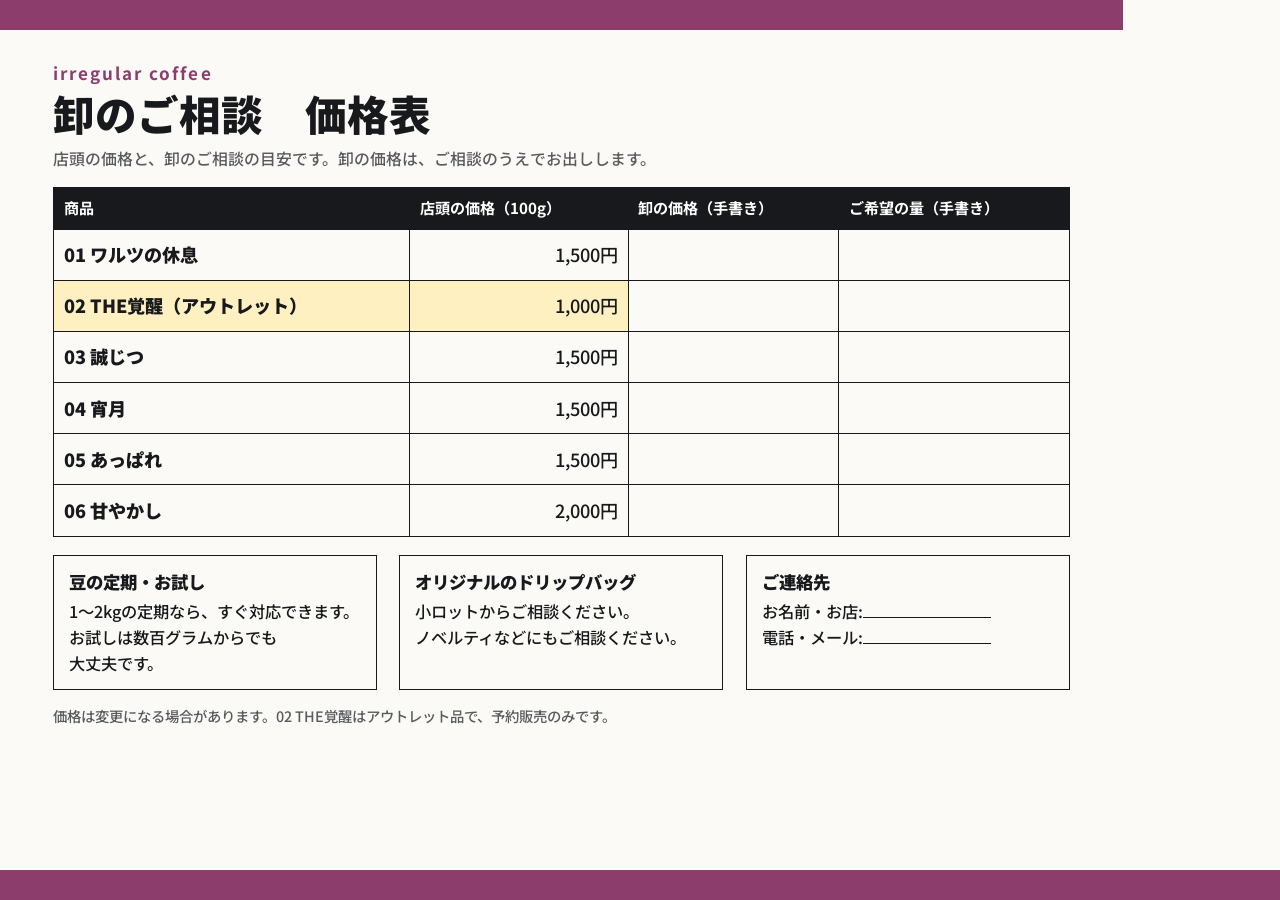
<file: print/oroshi-kakaku.html>
<!doctype html><html lang="ja"><head><meta charset="utf-8"><title>卸のご相談 価格表</title>
<link href="https://fonts.googleapis.com/css2?family=Noto+Sans+JP:wght@500;700;900&display=swap" rel="stylesheet">
<link rel="stylesheet" href="base.css"><style>
.in{padding:9mm 14mm 0}
.kicker{font:700 4.5mm/1 "Noto Sans JP";letter-spacing:.12em;color:var(--brand)}
h1{font:900 11mm/1.2 "Noto Sans JP";margin:2mm 0 2mm}
.lead{font:500 4.2mm/1.6 "Noto Sans JP";color:var(--mute);margin-bottom:4mm}
table{width:100%;border-collapse:collapse;font-size:4.8mm}
th,td{border:.4mm solid var(--ink);padding:2.8mm 2.6mm;text-align:left;vertical-align:middle}
th{background:var(--ink);color:#fff;font:700 4mm/1.3 "Noto Sans JP";white-space:nowrap}
td.n{font-weight:900;white-space:nowrap}
td.p{text-align:right;white-space:nowrap}
td.w{width:48mm}
tr.out td.n,tr.out td.p{background:#fff0c2}
.rows{display:flex;gap:6mm;margin-top:5mm}
.box{flex:1;border:.4mm solid var(--ink);padding:3.5mm 4mm;font:500 4.3mm/1.6 "Noto Sans JP"}
.box b{display:block;font:900 4.6mm/1.4 "Noto Sans JP";margin-bottom:1mm}
.blank{display:inline-block;min-width:34mm;border-bottom:.4mm solid var(--ink)}
.foot{margin-top:4mm;font:500 3.8mm/1.6 "Noto Sans JP";color:var(--mute)}
</style></head><body>
<div class="band" style="height:8mm"></div>
<div class="in">
<div class="kicker">irregular coffee</div>
<h1>卸のご相談　価格表</h1>
<p class="lead">店頭の価格と、卸のご相談の目安です。卸の価格は、ご相談のうえでお出しします。</p>
<table>
<tr><th>商品</th><th>店頭の価格（100g）</th><th class="w">卸の価格（手書き）</th><th class="w">ご希望の量（手書き）</th></tr>
<tr><td class="n">01 ワルツの休息</td><td class="p">1,500円</td><td></td><td></td></tr>
<tr class="out"><td class="n">02 THE覚醒（アウトレット）</td><td class="p">1,000円</td><td></td><td></td></tr>
<tr><td class="n">03 誠じつ</td><td class="p">1,500円</td><td></td><td></td></tr>
<tr><td class="n">04 宵月</td><td class="p">1,500円</td><td></td><td></td></tr>
<tr><td class="n">05 あっぱれ</td><td class="p">1,500円</td><td></td><td></td></tr>
<tr><td class="n">06 甘やかし</td><td class="p">2,000円</td><td></td><td></td></tr>
</table>
<div class="rows">
<div class="box"><b>豆の定期・お試し</b>1〜2kgの定期なら、すぐ対応できます。お試しは数百グラムからでも大丈夫です。</div>
<div class="box"><b>オリジナルのドリップバッグ</b>小ロットからご相談ください。ノベルティなどにもご相談ください。</div>
<div class="box"><b>ご連絡先</b>お名前・お店:<span class="blank"></span><br>電話・メール:<span class="blank"></span></div>
</div>
<p class="foot">価格は変更になる場合があります。02 THE覚醒はアウトレット品で、予約販売のみです。</p>
</div>
<div class="band b" style="height:8mm"></div>
</body></html>
</file>
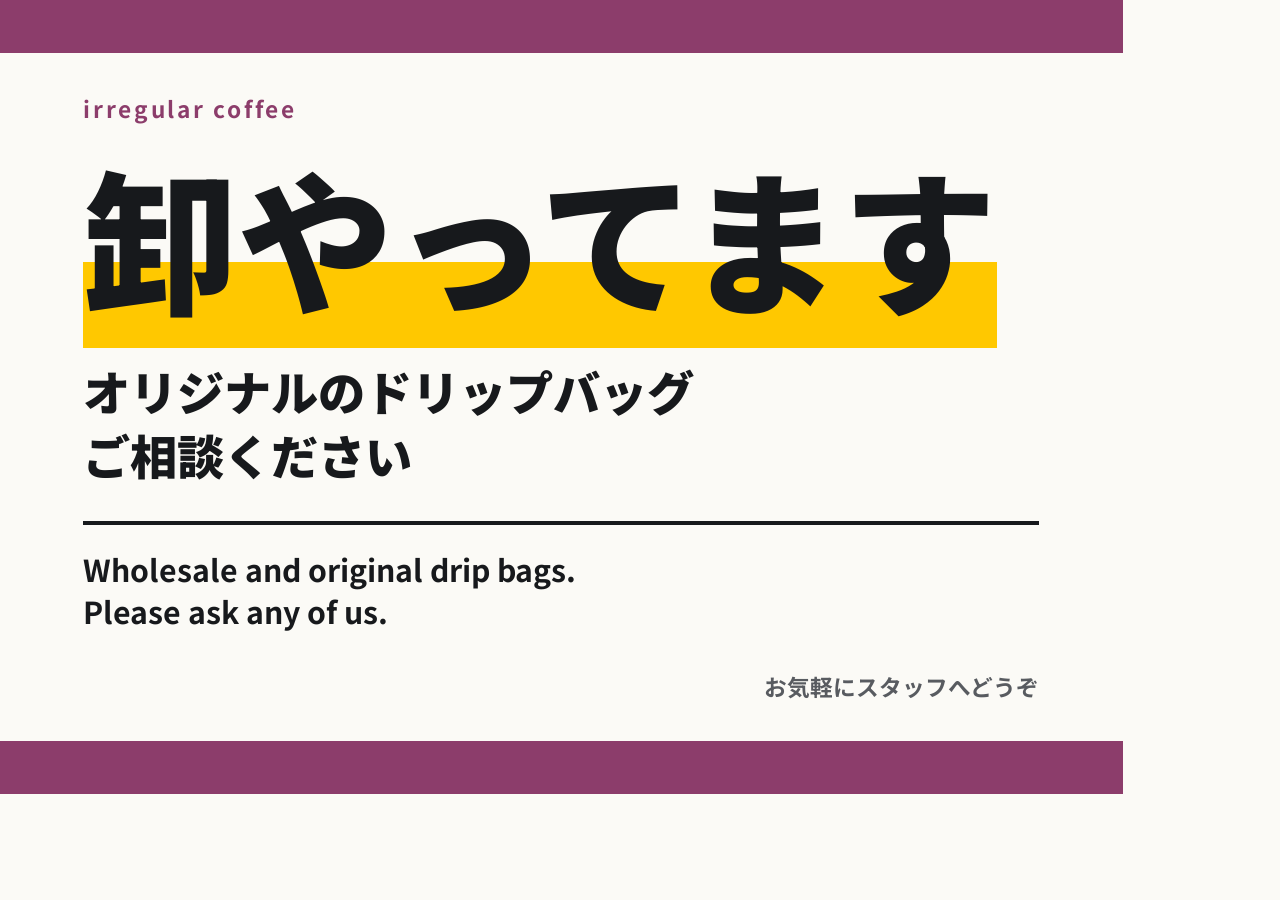
<file: print/oroshi-pop.html>
<!doctype html><html lang="ja"><head><meta charset="utf-8"><title>卸やってます POP</title>
<link href="https://fonts.googleapis.com/css2?family=Noto+Sans+JP:wght@500;700;900&display=swap" rel="stylesheet">
<link rel="stylesheet" href="base.css"><style>
body{position:relative}
.main{position:absolute;left:22mm;right:22mm;top:26mm}
.kicker{font:700 6mm/1 "Noto Sans JP";letter-spacing:.12em;color:var(--brand)}
h1{font:900 41mm/1.1 "Noto Sans JP";margin:8mm 0 10mm;white-space:nowrap}
h1 span{background:linear-gradient(transparent 62%,var(--sign) 62%)}
.sub{font:900 12.5mm/1.35 "Noto Sans JP"}
.en{margin-top:9mm;padding-top:6mm;border-top:1.2mm solid var(--ink);font:700 8mm/1.4 "Noto Sans JP"}
.ask{position:absolute;right:22mm;bottom:24mm;font:700 6mm/1.4 "Noto Sans JP";color:var(--mute)}
</style></head><body>
<div class="band"></div>
<div class="main">
<div class="kicker">irregular coffee</div>
<h1><span>卸やってます</span></h1>
<p class="sub">オリジナルのドリップバッグ<br>ご相談ください</p>
<p class="en">Wholesale and original drip bags.<br>Please ask any of us.</p>
</div>
<div class="ask">お気軽にスタッフへどうぞ</div>
<div class="band b"></div>
</body></html>
</file>
<file: print/base.css>
@page{size:A4 landscape;margin:0}
*{box-sizing:border-box;margin:0;padding:0}
:root{--ink:#17191c;--paper:#fbfaf6;--brand:#8c3d6b;--sign:#ffc800;--rule:#cfccc1;--mute:#585b60}
html,body{width:297mm;height:210mm}
body{background:var(--paper);color:var(--ink);font:500 5mm/1.6 "Noto Sans JP","Hiragino Sans",sans-serif;-webkit-print-color-adjust:exact;print-color-adjust:exact;word-break:auto-phrase;line-break:strict}
.band{height:14mm;background:var(--brand)}
.band.b{position:absolute;left:0;right:0;bottom:0}
html,body{overflow:hidden}
</file>
